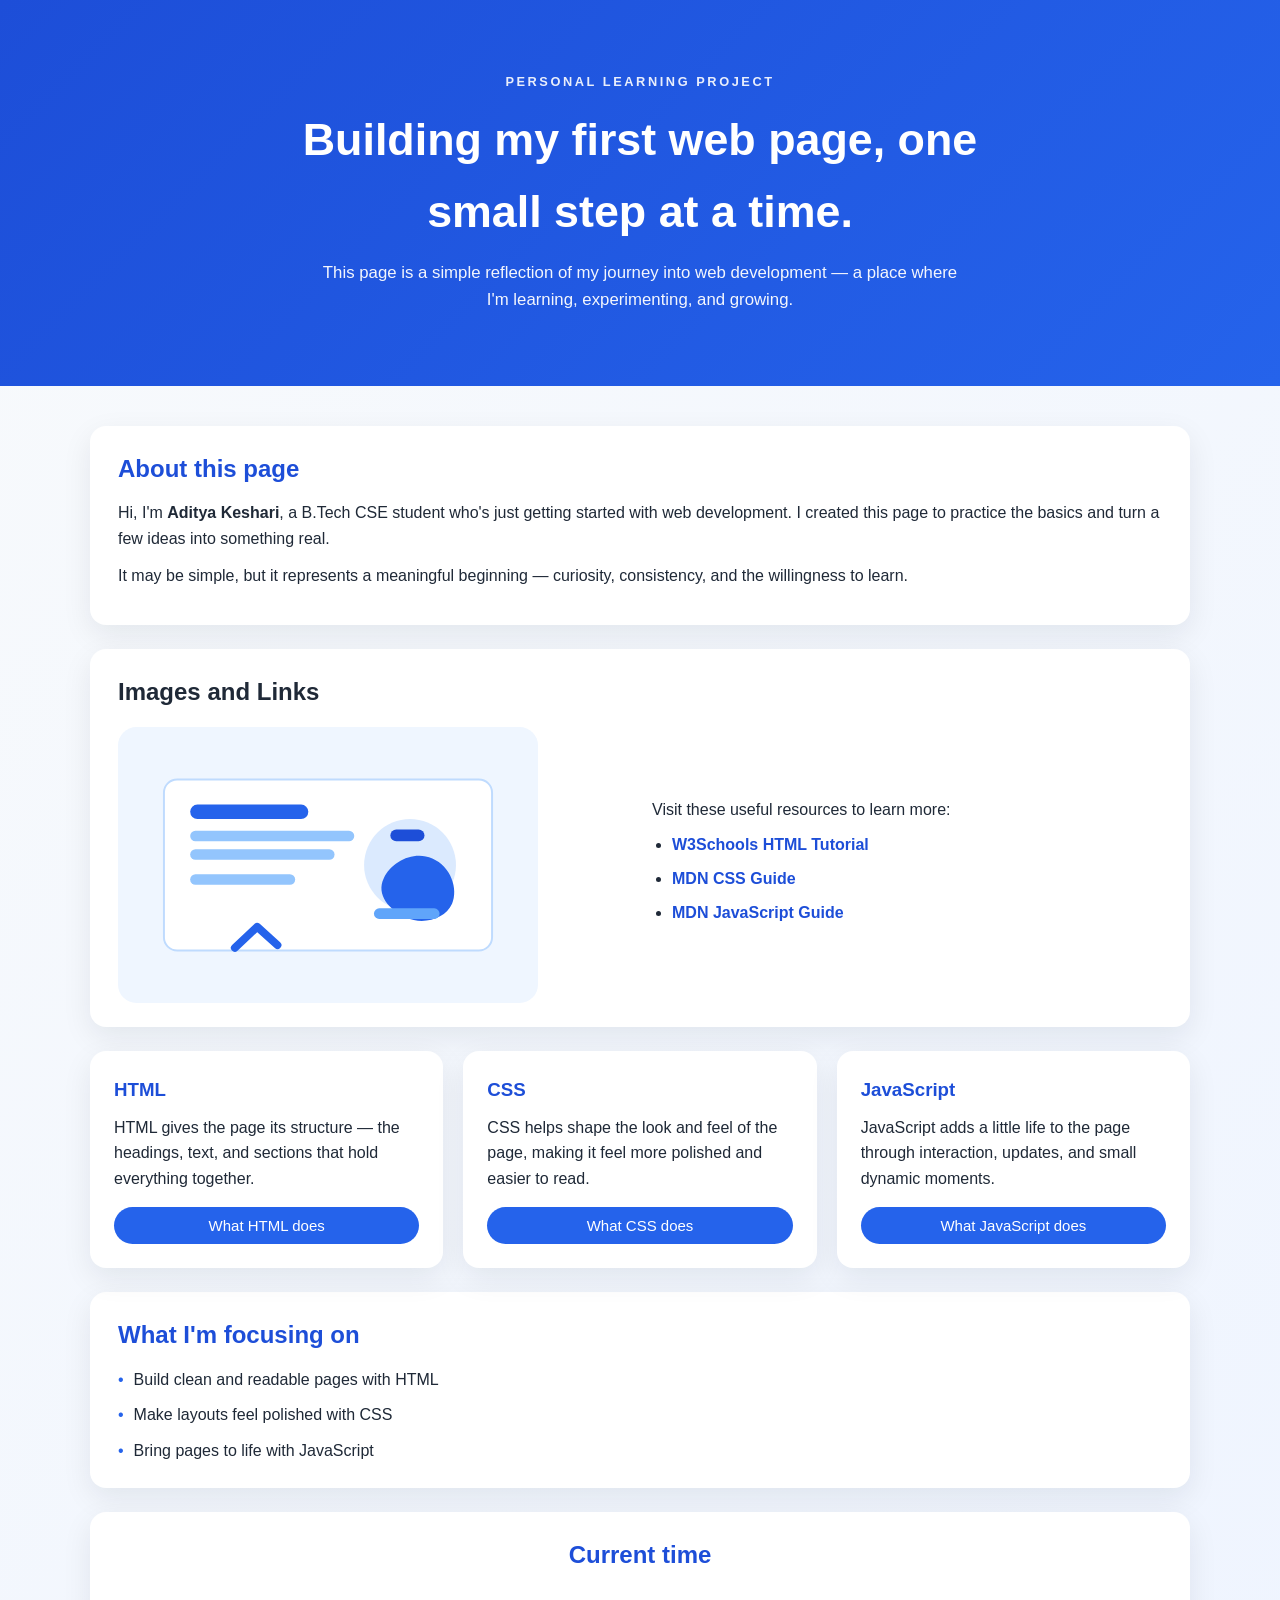
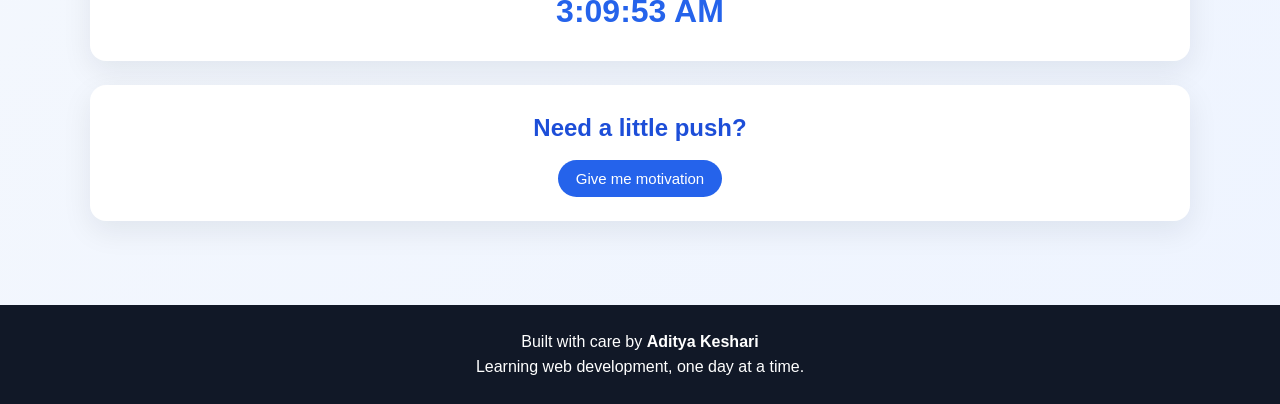
<file: Task 1/index.html>
<!doctype html>
<html lang="en">
  <head>
    <meta charset="UTF-8" />
    <meta name="viewport" content="width=device-width, initial-scale=1.0" />
    <meta
      name="description"
      content="A clean personal web page built while learning HTML, CSS, and JavaScript."
    />
    <title>Aditya | Learning Web Development</title>
    <link rel="stylesheet" href="style.css" />
  </head>

  <body>
    <header class="hero">
      <div class="hero-content">
        <p class="eyebrow">Personal learning project</p>
        <h1>Building my first web page, one small step at a time.</h1>
        <p class="hero-text">
          This page is a simple reflection of my journey into web development — a
          place where I'm learning, experimenting, and growing.
        </p>
      </div>
    </header>

    <main>
      <section class="about">
        <h2>About this page</h2>
        <p>
          Hi, I'm <strong>Aditya Keshari</strong>, a B.Tech CSE student who's
          just getting started with web development. I created this page to
          practice the basics and turn a few ideas into something real.
        </p>
        <p>
          It may be simple, but it represents a meaningful beginning — curiosity,
          consistency, and the willingness to learn.
        </p>
      </section>

      <section class="image-links">
        <h2>Images and Links</h2>
        <div class="image-links-grid">
          <div>
            <img src="assets/learning.svg" alt="Illustration of learning web development" />
          </div>
          <div>
            <p>Visit these useful resources to learn more:</p>
            <ul>
              <li><a href="https://www.w3schools.com/html/" target="_blank" rel="noopener noreferrer">W3Schools HTML Tutorial</a></li>
              <li><a href="https://developer.mozilla.org/en-US/docs/Web/CSS" target="_blank" rel="noopener noreferrer">MDN CSS Guide</a></li>
              <li><a href="https://developer.mozilla.org/en-US/docs/Web/JavaScript" target="_blank" rel="noopener noreferrer">MDN JavaScript Guide</a></li>
            </ul>
          </div>
        </div>
      </section>

      <section class="cards">
        <article class="card">
          <h3>HTML</h3>
          <p>
            HTML gives the page its structure — the headings, text, and sections
            that hold everything together.
          </p>
          <button onclick="learnHTML()">What HTML does</button>
        </article>

        <article class="card">
          <h3>CSS</h3>
          <p>
            CSS helps shape the look and feel of the page, making it feel more
            polished and easier to read.
          </p>
          <button onclick="learnCSS()">What CSS does</button>
        </article>

        <article class="card">
          <h3>JavaScript</h3>
          <p>
            JavaScript adds a little life to the page through interaction,
            updates, and small dynamic moments.
          </p>
          <button onclick="learnJS()">What JavaScript does</button>
        </article>
      </section>

      <section class="goals">
        <h2>What I'm focusing on</h2>
        <ul>
          <li>Build clean and readable pages with HTML</li>
          <li>Make layouts feel polished with CSS</li>
          <li>Bring pages to life with JavaScript</li>
        </ul>
      </section>

      <section class="clock-section">
        <h2>Current time</h2>
        <p id="clock" aria-live="polite"></p>
      </section>

      <section class="motivation">
        <h2>Need a little push?</h2>
        <button onclick="showMessage()">Give me motivation</button>
      </section>
    </main>

    <footer>
      <p>
        Built with care by <strong>Aditya Keshari</strong><br />
        Learning web development, one day at a time.
      </p>
    </footer>

    <script src="script.js"></script>
  </body>
</html>
</file>
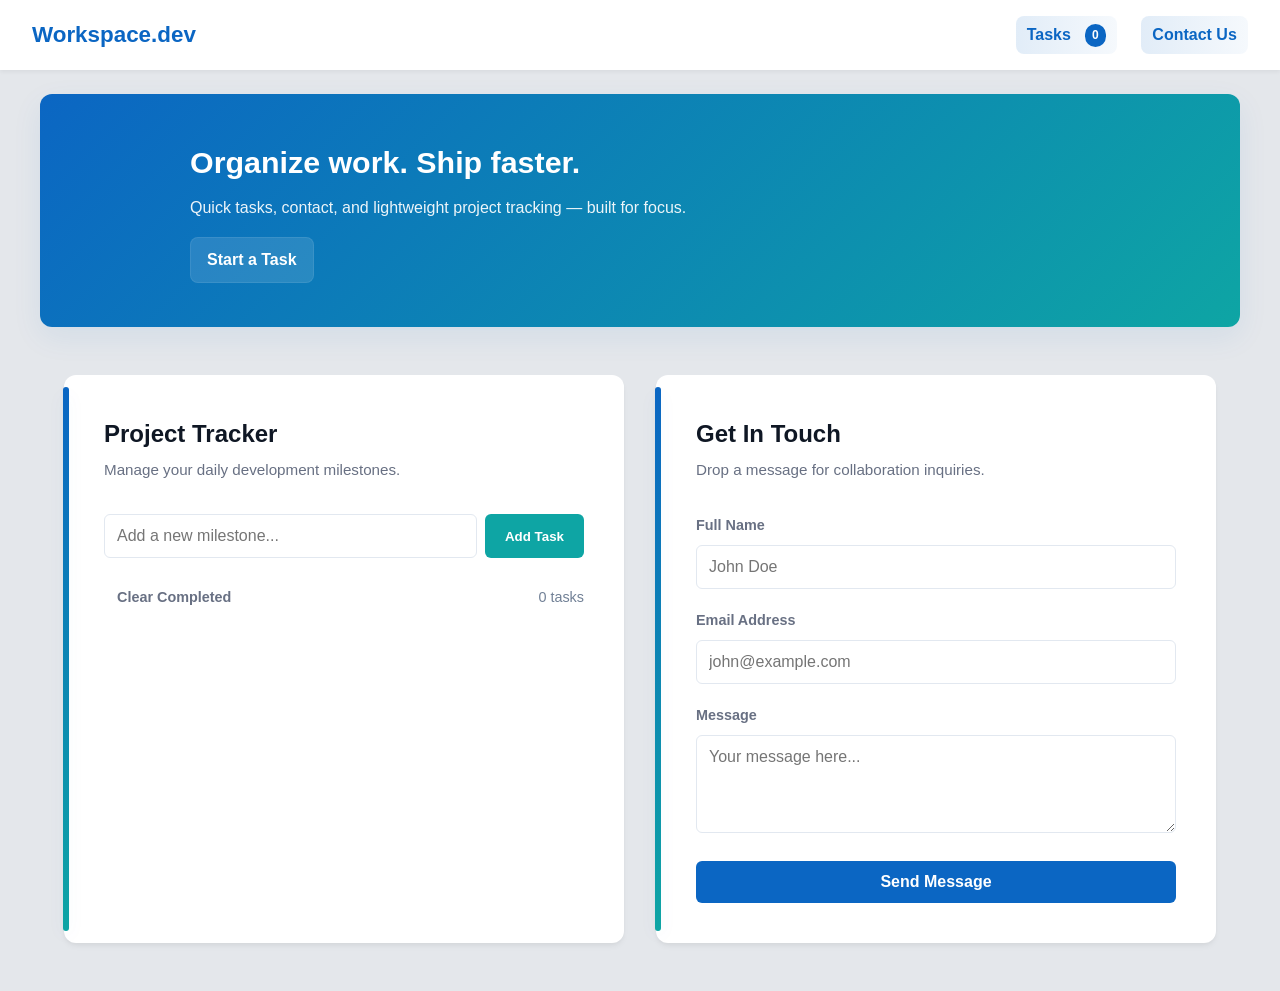
<file: Task-2/index.html>
<!DOCTYPE html>
<html lang="en">
<head>
    <meta charset="UTF-8">
    <meta name="viewport" content="width=device-width, initial-scale=1.0">
    <title>Dashboard | Workspace</title>
    <link rel="stylesheet" href="style.css">
</head>
<body>

    <!-- Flexbox Navigation -->
    <nav class="navbar">
        <div class="logo">Workspace.dev</div>
        <button class="nav-toggle" aria-label="Toggle navigation">☰</button>
        <ul class="nav-links">
            <li><a class="nav-link" href="#todo-section">Tasks <span id="nav-todo-count" class="nav-badge">0</span></a></li>
            <li><a class="nav-link" href="#contact-section">Contact Us</a></li>
        </ul>
    </nav>

    <!-- Hero Banner -->
    <section class="hero">
        <div class="hero-inner">
            <h1>Organize work. Ship faster.</h1>
            <p class="hero-sub">Quick tasks, contact, and lightweight project tracking — built for focus.</p>
            <a class="cta-btn" href="#todo-section">Start a Task</a>
        </div>
    </section>

    <!-- CSS Grid Content Layout -->
    <main class="dashboard-grid">
        
        <!-- Task 4: Dynamic To-Do List Section -->
        <section id="todo-section" class="card todo-card">
            <h2>Project Tracker</h2>
            <p class="subtitle">Manage your daily development milestones.</p>
            
            <div class="todo-input-group">
                <input type="text" id="todo-input" placeholder="Add a new milestone...">
                <button id="add-todo-btn">Add Task</button>
            </div>
            <div class="todo-actions">
                <button id="clear-completed" class="muted">Clear Completed</button>
                <div id="todo-count" class="muted">0 tasks</div>
            </div>

            <ul id="todo-list">
                <!-- Dynamically populated via JS -->
            </ul>
        </section>

        <!-- Task 1: Contact Form Section -->
        <section id="contact-section" class="card contact-card">
            <h2>Get In Touch</h2>
            <p class="subtitle">Drop a message for collaboration inquiries.</p>
            
            <form id="contact-form" novalidate>
                <div class="form-group">
                    <label for="name">Full Name</label>
                    <input type="text" id="name" placeholder="John Doe" required aria-required="true">
                    <span class="error-msg" id="name-error">Name is required.</span>
                </div>

                <div class="form-group">
                    <label for="email">Email Address</label>
                    <input type="email" id="email" placeholder="john@example.com" required aria-required="true">
                    <span class="error-msg" id="email-error">Please enter a valid email address.</span>
                </div>

                <div class="form-group">
                    <label for="message">Message</label>
                    <textarea id="message" rows="4" placeholder="Your message here..."></textarea>
                </div>

                <button type="submit" class="submit-btn">Send Message</button>
                <div id="form-success" class="success-msg" role="status" aria-live="polite"> </div>
            </form>
        </section>

    </main>

    <div id="toast" class="toast" aria-live="polite"></div>
    <script src="script.js"></script>
</body>
</html>
</file>
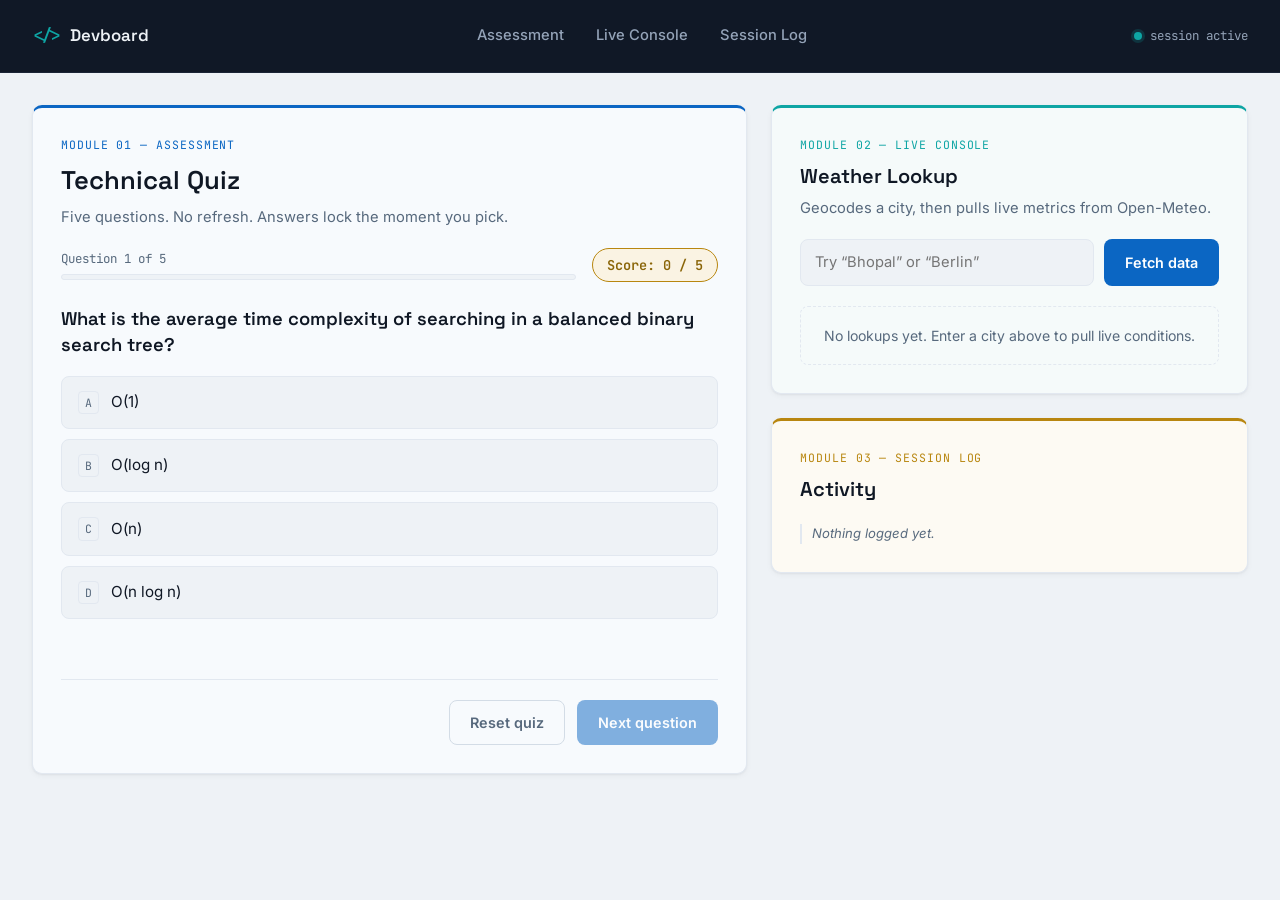
<file: Task-3/index.html>
<!doctype html>
<html lang="en">
  <head>
    <meta charset="UTF-8" />
    <meta name="viewport" content="width=device-width, initial-scale=1.0" />
    <title>Devboard — Assessment & Console</title>
    <link rel="preconnect" href="https://fonts.googleapis.com" />
    <link rel="preconnect" href="https://fonts.gstatic.com" crossorigin />
    <link
      href="https://fonts.googleapis.com/css2?family=Space+Grotesk:wght@500;600;700&family=Inter:wght@400;500;600&family=JetBrains+Mono:wght@400;500;600&display=swap"
      rel="stylesheet"
    />
    <link rel="stylesheet" href="style.css" />
  </head>
  <body>
    <header class="topbar">
      <div class="topbar__brand">
        <span class="topbar__mark" aria-hidden="true">&lt;/&gt;</span>
        <span class="topbar__name">Devboard</span>
      </div>
      <nav class="topbar__nav" aria-label="Primary">
        <a href="#assessment" class="topbar__link">Assessment</a>
        <a href="#console" class="topbar__link">Live Console</a>
        <a href="#log" class="topbar__link">Session Log</a>
      </nav>
      <div class="topbar__status" role="status">
        <span class="status-dot" aria-hidden="true"></span>
        <span class="mono">session active</span>
      </div>
    </header>

    <main class="dashboard-grid">
      <!-- MODULE 01 — TECHNICAL ASSESSMENT -->
      <section
        class="panel quiz-panel"
        id="assessment"
        aria-labelledby="quiz-heading"
      >
        <div class="panel__header">
          <p class="eyebrow mono">module 01 — assessment</p>
          <h1 id="quiz-heading">Technical Quiz</h1>
          <p class="panel__sub">
            Five questions. No refresh. Answers lock the moment you pick.
          </p>
        </div>

        <div class="quiz-meta">
          <div class="quiz-meta__progress">
            <span class="mono" id="quiz-progress-label">Question 1 of 5</span>
            <div
              class="progress-track"
              role="progressbar"
              aria-label="Quiz completion progress"
              aria-valuemin="0"
              aria-valuemax="5"
              aria-valuenow="0"
              id="progress-bar"
            >
              <div class="progress-fill" id="progress-fill"></div>
            </div>
          </div>
          <div class="quiz-meta__score mono" id="quiz-score">Score: 0 / 5</div>
        </div>

        <div class="quiz-body" id="quiz-body" role="region" aria-live="polite">
          <h2 class="quiz-question" id="quiz-question"></h2>
          <ul class="quiz-options" id="quiz-options" role="list"></ul>
          <p class="quiz-feedback" id="quiz-feedback" aria-live="assertive"></p>
        </div>

        <div class="quiz-actions">
          <button type="button" class="btn btn--ghost" id="reset-quiz">
            Reset quiz
          </button>
          <button
            type="button"
            class="btn btn--primary"
            id="next-question"
            disabled
          >
            Next question
          </button>
        </div>
      </section>

      <!-- SIDE COLUMN -->
      <aside class="side-col">
        <!-- MODULE 02 — LIVE WEATHER CONSOLE -->
        <section
          class="panel console-panel"
          id="console"
          aria-labelledby="console-heading"
        >
          <div class="panel__header">
            <p class="eyebrow mono">module 02 — live console</p>
            <h2 id="console-heading">Weather Lookup</h2>
            <p class="panel__sub">
              Geocodes a city, then pulls live metrics from Open-Meteo.
            </p>
          </div>

          <form class="console-form" id="weather-form">
            <label for="city-input" class="sr-only">City name</label>
            <input
              type="text"
              id="city-input"
              name="city"
              class="console-input"
              placeholder="Try “Bhopal” or “Berlin”"
              autocomplete="off"
              required
            />
            <button type="submit" class="btn btn--primary" id="weather-submit">
              <span id="weather-submit-label">Fetch data</span>
            </button>
          </form>

          <div
            class="console-output"
            id="console-output"
            role="region"
            aria-live="polite"
          >
            <p class="console-placeholder" id="console-placeholder">
              No lookups yet. Enter a city above to pull live conditions.
            </p>
          </div>
        </section>

        <!-- SESSION LOG -->
        <section class="panel log-panel" id="log" aria-labelledby="log-heading">
          <div class="panel__header">
            <p class="eyebrow mono">module 03 — session log</p>
            <h2 id="log-heading">Activity</h2>
          </div>
          <ul class="log-list" id="log-list" aria-live="polite">
            <li class="log-empty" id="log-empty">Nothing logged yet.</li>
          </ul>
        </section>
      </aside>
    </main>

    <!-- TOAST WRAPPER -->
    <div
      class="toast-wrapper"
      id="toast-wrapper"
      role="status"
      aria-live="polite"
    ></div>

    <script src="script.js"></script>
  </body>
</html>
</file>
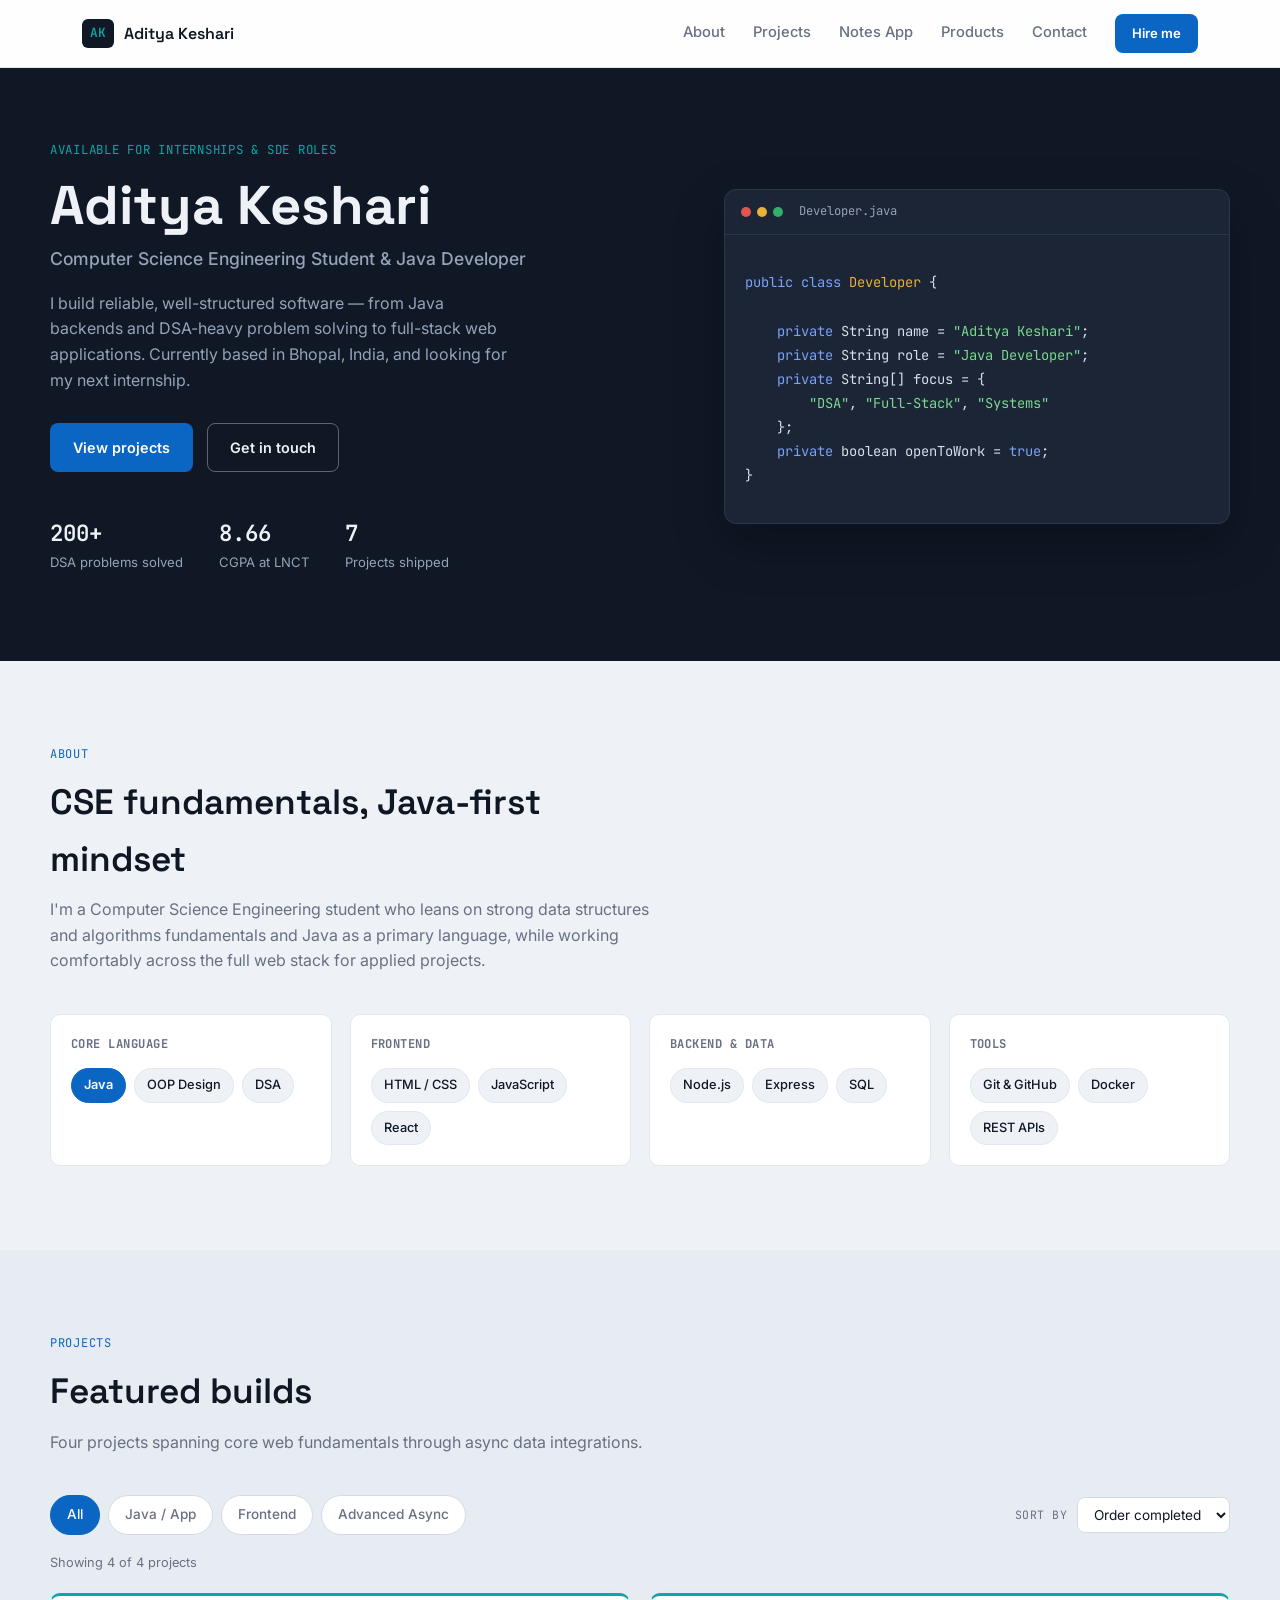
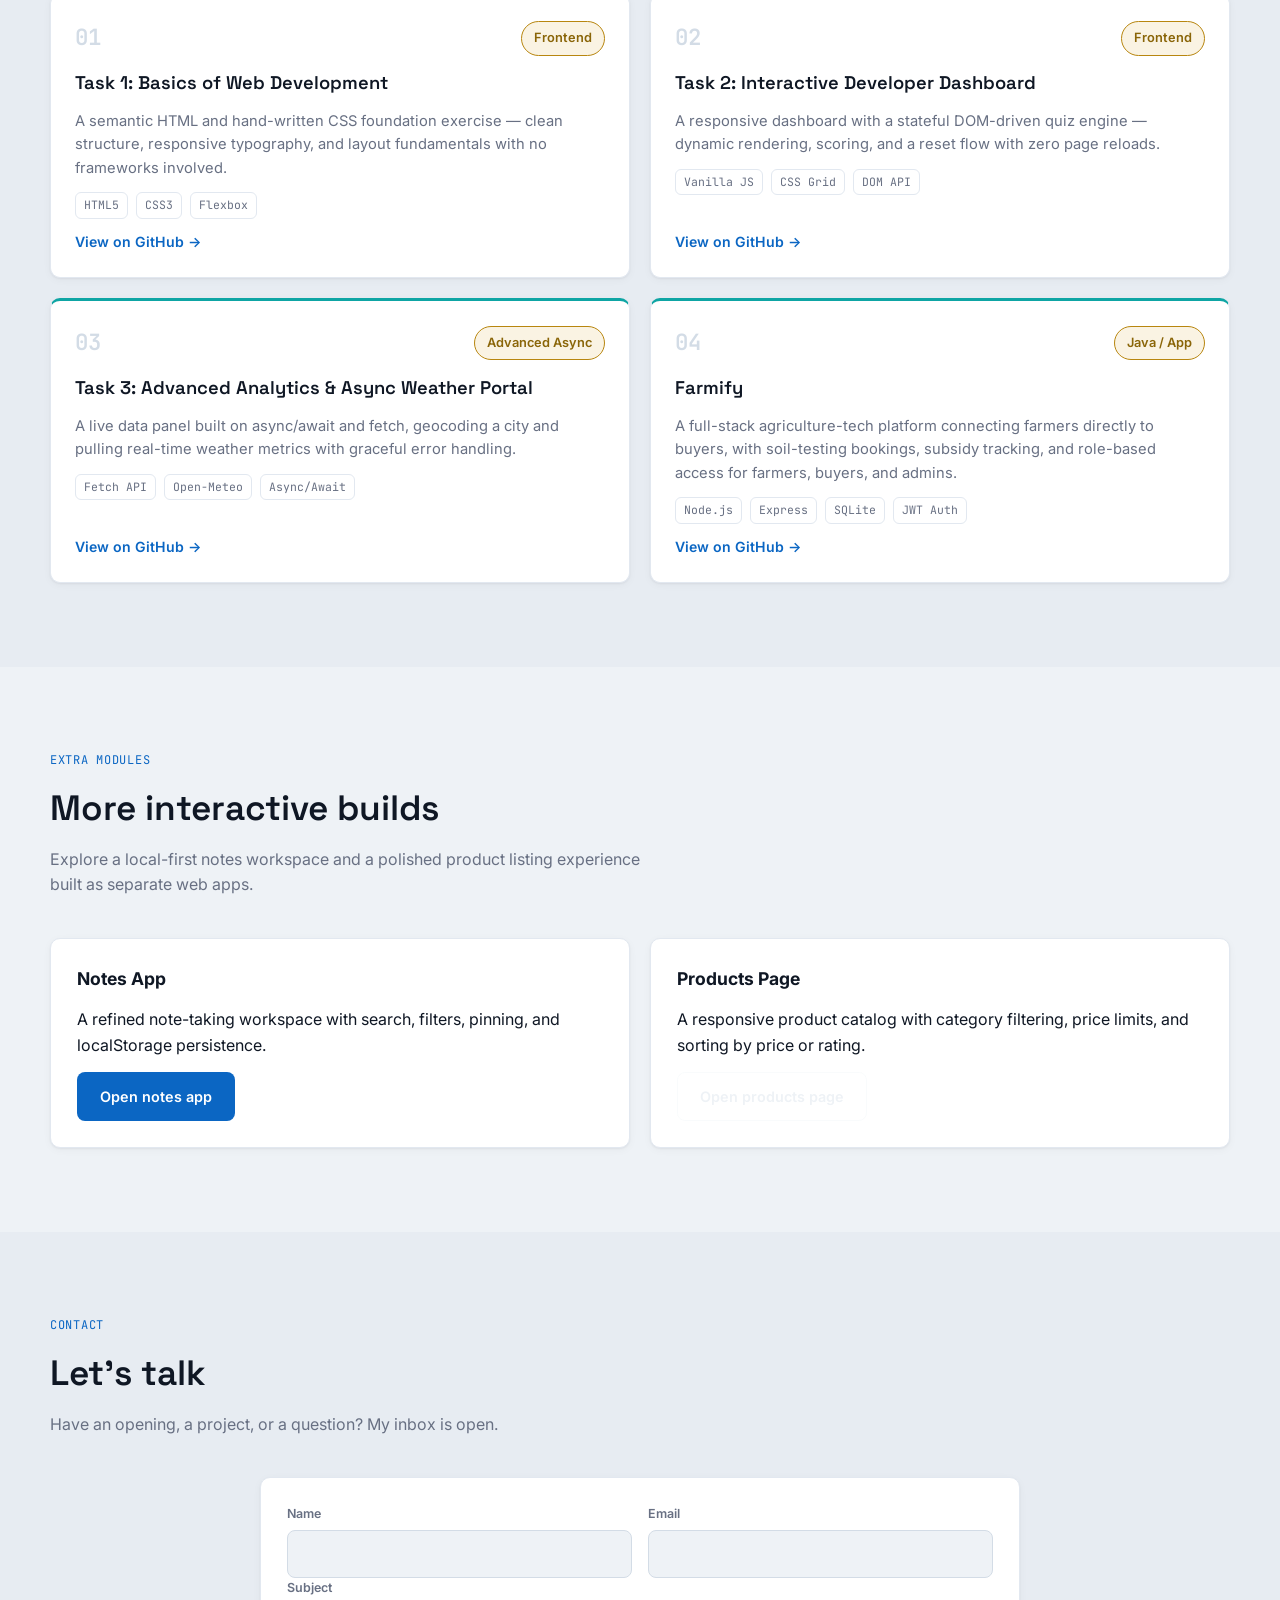
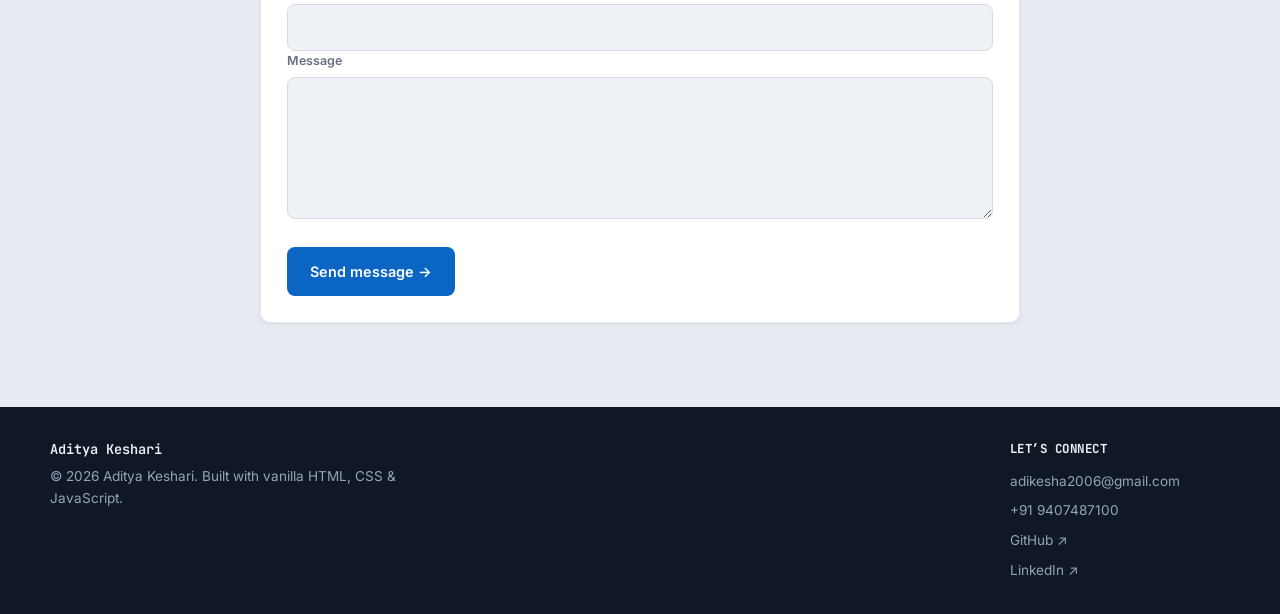
<file: Task-4/index.html>
<!doctype html>
<html lang="en">
  <head>
    <meta charset="UTF-8" />
    <meta name="viewport" content="width=device-width, initial-scale=1.0" />
    <title>Aditya Keshari — CSE Student & Java Developer</title>
    <meta
      name="description"
      content="Portfolio of Aditya Keshari — Computer Science Engineering student and Java developer. Projects, dev notebook, and contact."
    />
    <link rel="preconnect" href="https://fonts.googleapis.com" />
    <link rel="preconnect" href="https://fonts.gstatic.com" crossorigin />
    <link
      href="https://fonts.googleapis.com/css2?family=Space+Grotesk:wght@500;600;700&family=Inter:wght@400;500;600&family=JetBrains+Mono:wght@400;500;600&display=swap"
      rel="stylesheet"
    />
    <link rel="stylesheet" href="style.css" />
  </head>
  <body>
    <a class="skip-link" href="#main">Skip to content</a>

    <!-- ============ NAV ============ -->
    <header class="nav" id="top">
      <div class="nav__inner">
        <a href="#top" class="nav__brand">
          <span class="nav__mark mono">AK</span>
          <span class="nav__name">Aditya Keshari</span>
        </a>

        <button
          type="button"
          class="nav__toggle"
          id="nav-toggle"
          aria-expanded="false"
          aria-controls="nav-links"
        >
          <span></span><span></span><span></span>
          <span class="sr-only">Toggle navigation</span>
        </button>

        <nav class="nav__links" id="nav-links" aria-label="Primary">
          <a href="#about">About</a>
          <a href="#projects">Projects</a>
          <a href="notes.html">Notes App</a>
          <a href="products.html">Products</a>
          <a href="#contact">Contact</a>
          <a href="#contact" class="btn btn--primary btn--sm">Hire me</a>
        </nav>
      </div>
    </header>

    <main id="main">
      <!-- ============ HERO ============ -->
      <section class="hero">
        <div class="hero__inner">
          <div class="hero__copy">
            <p class="hero__eyebrow mono">
              available for internships &amp; SDE roles
            </p>
            <h1 class="hero__title">Aditya Keshari</h1>
            <p class="hero__role">
              Computer Science Engineering Student &amp; Java Developer
            </p>
            <p class="hero__desc">
              I build reliable, well-structured software — from Java backends
              and DSA-heavy problem solving to full-stack web applications.
              Currently based in Bhopal, India, and looking for my next
              internship.
            </p>
            <div class="hero__actions">
              <a href="#projects" class="btn btn--primary">View projects</a>
              <a href="#contact" class="btn btn--outline">Get in touch</a>
            </div>
            <dl class="hero__stats">
              <div>
                <dt class="mono">200+</dt>
                <dd>DSA problems solved</dd>
              </div>
              <div>
                <dt class="mono">8.66</dt>
                <dd>CGPA at LNCT</dd>
              </div>
              <div>
                <dt class="mono">7</dt>
                <dd>Projects shipped</dd>
              </div>
            </dl>
          </div>

          <div class="hero__visual" aria-hidden="true">
            <div class="code-window">
              <div class="code-window__bar">
                <span></span><span></span><span></span>
                <span class="code-window__title mono">Developer.java</span>
              </div>
              <pre
                class="code-window__body mono"
              ><span class="tok-kw">public class</span> <span class="tok-class">Developer</span> {

    <span class="tok-kw">private</span> String name = <span class="tok-str">"Aditya Keshari"</span>;
    <span class="tok-kw">private</span> String role = <span class="tok-str">"Java Developer"</span>;
    <span class="tok-kw">private</span> String[] focus = {
        <span class="tok-str">"DSA"</span>, <span class="tok-str">"Full-Stack"</span>, <span class="tok-str">"Systems"</span>
    };
    <span class="tok-kw">private</span> boolean openToWork = <span class="tok-kw">true</span>;
}</pre>
            </div>
          </div>
        </div>
      </section>

      <!-- ============ ABOUT ============ -->
      <section class="section" id="about">
        <div class="section__inner about">
          <div class="section__head">
            <p class="eyebrow mono">about</p>
            <h2>CSE fundamentals, Java-first mindset</h2>
            <p class="section__sub">
              I'm a Computer Science Engineering student who leans on strong
              data structures and algorithms fundamentals and Java as a primary
              language, while working comfortably across the full web stack for
              applied projects.
            </p>
          </div>

          <div class="about__grid">
            <div class="about__card">
              <h3 class="mono">Core language</h3>
              <ul class="chip-list">
                <li class="chip chip--strong">Java</li>
                <li class="chip">OOP Design</li>
                <li class="chip">DSA</li>
              </ul>
            </div>
            <div class="about__card">
              <h3 class="mono">Frontend</h3>
              <ul class="chip-list">
                <li class="chip">HTML / CSS</li>
                <li class="chip">JavaScript</li>
                <li class="chip">React</li>
              </ul>
            </div>
            <div class="about__card">
              <h3 class="mono">Backend &amp; data</h3>
              <ul class="chip-list">
                <li class="chip">Node.js</li>
                <li class="chip">Express</li>
                <li class="chip">SQL</li>
              </ul>
            </div>
            <div class="about__card">
              <h3 class="mono">Tools</h3>
              <ul class="chip-list">
                <li class="chip">Git &amp; GitHub</li>
                <li class="chip">Docker</li>
                <li class="chip">REST APIs</li>
              </ul>
            </div>
          </div>
        </div>
      </section>

      <!-- ============ PROJECTS ============ -->
      <section class="section section--muted" id="projects">
        <div class="section__inner">
          <div class="section__head">
            <p class="eyebrow mono">projects</p>
            <h2>Featured builds</h2>
            <p class="section__sub">
              Four projects spanning core web fundamentals through async data
              integrations.
            </p>
          </div>

          <div class="catalog-controls">
            <div
              class="filter-group"
              role="group"
              aria-label="Filter projects by category"
            >
              <button
                type="button"
                class="filter-btn is-active"
                data-filter="all"
              >
                All
              </button>
              <button type="button" class="filter-btn" data-filter="java-app">
                Java / App
              </button>
              <button type="button" class="filter-btn" data-filter="frontend">
                Frontend
              </button>
              <button
                type="button"
                class="filter-btn"
                data-filter="advanced-async"
              >
                Advanced Async
              </button>
            </div>

            <div class="sort-group">
              <label for="sort-select" class="mono">Sort by</label>
              <select id="sort-select" class="sort-select">
                <option value="completion">Order completed</option>
                <option value="alphabetical">Alphabetical</option>
              </select>
            </div>
          </div>

          <p
            class="catalog-status"
            id="catalog-status"
            role="status"
            aria-live="polite"
          >
            Showing 4 of 4 projects
          </p>

          <div class="project-grid" id="project-grid">
            <article
              class="project-card"
              data-title="Farmify"
              data-order="4"
              data-tags="java-app"
            >
              <div class="project-card__top">
                <span class="project-card__index mono">04</span>
                <span class="chip chip--tag">Java / App</span>
              </div>
              <h3>Farmify</h3>
              <p>
                A full-stack agriculture-tech platform connecting farmers
                directly to buyers, with soil-testing bookings, subsidy
                tracking, and role-based access for farmers, buyers, and admins.
              </p>
              <ul class="stack-list mono">
                <li>Node.js</li>
                <li>Express</li>
                <li>SQLite</li>
                <li>JWT Auth</li>
              </ul>
              <a
                href="https://github.com/adikesha2006"
                class="project-card__link"
                >View on GitHub →</a
              >
            </article>

            <article
              class="project-card"
              data-title="Task 1: Basics of Web Development"
              data-order="1"
              data-tags="frontend"
            >
              <div class="project-card__top">
                <span class="project-card__index mono">01</span>
                <span class="chip chip--tag">Frontend</span>
              </div>
              <h3>Task 1: Basics of Web Development</h3>
              <p>
                A semantic HTML and hand-written CSS foundation exercise — clean
                structure, responsive typography, and layout fundamentals with
                no frameworks involved.
              </p>
              <ul class="stack-list mono">
                <li>HTML5</li>
                <li>CSS3</li>
                <li>Flexbox</li>
              </ul>
              <a
                href="https://github.com/adikesha2006"
                class="project-card__link"
                >View on GitHub →</a
              >
            </article>

            <article
              class="project-card"
              data-title="Task 2: Interactive Developer Dashboard"
              data-order="2"
              data-tags="frontend"
            >
              <div class="project-card__top">
                <span class="project-card__index mono">02</span>
                <span class="chip chip--tag">Frontend</span>
              </div>
              <h3>Task 2: Interactive Developer Dashboard</h3>
              <p>
                A responsive dashboard with a stateful DOM-driven quiz engine —
                dynamic rendering, scoring, and a reset flow with zero page
                reloads.
              </p>
              <ul class="stack-list mono">
                <li>Vanilla JS</li>
                <li>CSS Grid</li>
                <li>DOM API</li>
              </ul>
              <a
                href="https://github.com/adikesha2006"
                class="project-card__link"
                >View on GitHub →</a
              >
            </article>

            <article
              class="project-card"
              data-title="Task 3: Advanced Analytics & Async Weather Portal"
              data-order="3"
              data-tags="advanced-async"
            >
              <div class="project-card__top">
                <span class="project-card__index mono">03</span>
                <span class="chip chip--tag">Advanced Async</span>
              </div>
              <h3>Task 3: Advanced Analytics &amp; Async Weather Portal</h3>
              <p>
                A live data panel built on async/await and fetch, geocoding a
                city and pulling real-time weather metrics with graceful error
                handling.
              </p>
              <ul class="stack-list mono">
                <li>Fetch API</li>
                <li>Open-Meteo</li>
                <li>Async/Await</li>
              </ul>
              <a
                href="https://github.com/adikesha2006"
                class="project-card__link"
                >View on GitHub →</a
              >
            </article>
          </div>

          <p class="catalog-empty" id="catalog-empty" hidden>
            No projects match this filter yet.
          </p>
        </div>
      </section>

      <!-- ============ EXTRA MODULES ============ -->
      <section class="section" id="modules">
        <div class="section__inner">
          <div class="section__head">
            <p class="eyebrow mono">extra modules</p>
            <h2>More interactive builds</h2>
            <p class="section__sub">
              Explore a local-first notes workspace and a polished product listing
              experience built as separate web apps.
            </p>
          </div>

          <div class="module-grid">
            <article class="module-card panel">
              <h3>Notes App</h3>
              <p>
                A refined note-taking workspace with search, filters, pinning,
                and localStorage persistence.
              </p>
              <a href="notes.html" class="btn btn--primary">Open notes app</a>
            </article>

            <article class="module-card panel">
              <h3>Products Page</h3>
              <p>
                A responsive product catalog with category filtering, price
                limits, and sorting by price or rating.
              </p>
              <a href="products.html" class="btn btn--outline">Open products page</a>
            </article>
          </div>
        </div>
      </section>

      <!-- ============ CONTACT ============ -->
      <section class="section section--muted" id="contact">
        <div class="section__inner contact">
          <div class="section__head">
            <p class="eyebrow mono">contact</p>
            <h2>Let's talk</h2>
            <p class="section__sub">
              Have an opening, a project, or a question? My inbox is open.
            </p>
          </div>

          <div class="contact__grid">
            <form class="contact__form panel" id="contact-form">
              <div class="field-row">
                <div class="field-group">
                  <label for="contact-name" class="field-label">Name</label>
                  <input
                    type="text"
                    id="contact-name"
                    class="field-input"
                    required
                  />
                </div>
                <div class="field-group">
                  <label for="contact-email" class="field-label">Email</label>
                  <input
                    type="email"
                    id="contact-email"
                    class="field-input"
                    required
                  />
                </div>
              </div>
              <div class="field-group">
                <label for="contact-subject" class="field-label">Subject</label>
                <input
                  type="text"
                  id="contact-subject"
                  class="field-input"
                  required
                />
              </div>
              <div class="field-group">
                <label for="contact-message" class="field-label">Message</label>
                <textarea
                  id="contact-message"
                  class="field-input field-textarea"
                  rows="5"
                  required
                ></textarea>
              </div>
              <button type="submit" class="btn btn--primary">
                Send message →
              </button>
            </form>
          </div>
        </div>
      </section>
    </main>

    <footer class="footer">
      <div class="footer__inner">
        <div class="footer__brand">
          <p class="mono">Aditya Keshari</p>
          <p>
            &copy; 2026 Aditya Keshari. Built with vanilla HTML, CSS &amp;
            JavaScript.
          </p>
        </div>
        <div class="footer__contact" aria-label="Contact details">
          <h3 class="mono">Let’s connect</h3>
          <a href="mailto:adikesha2006@gmail.com">adikesha2006@gmail.com</a>
          <a href="tel:+919407487100">+91 9407487100</a>
          <a href="https://github.com/adikesha2006" target="_blank" rel="noopener">GitHub ↗</a>
          <a href="https://www.linkedin.com/in/aditya-keshari-ba451432a/" target="_blank" rel="noopener">LinkedIn ↗</a>
        </div>
      </div>
    </footer>

    <div
      class="toast-wrapper"
      id="toast-wrapper"
      role="status"
      aria-live="polite"
    ></div>

    <script src="script.js"></script>
  </body>
</html>
</file>
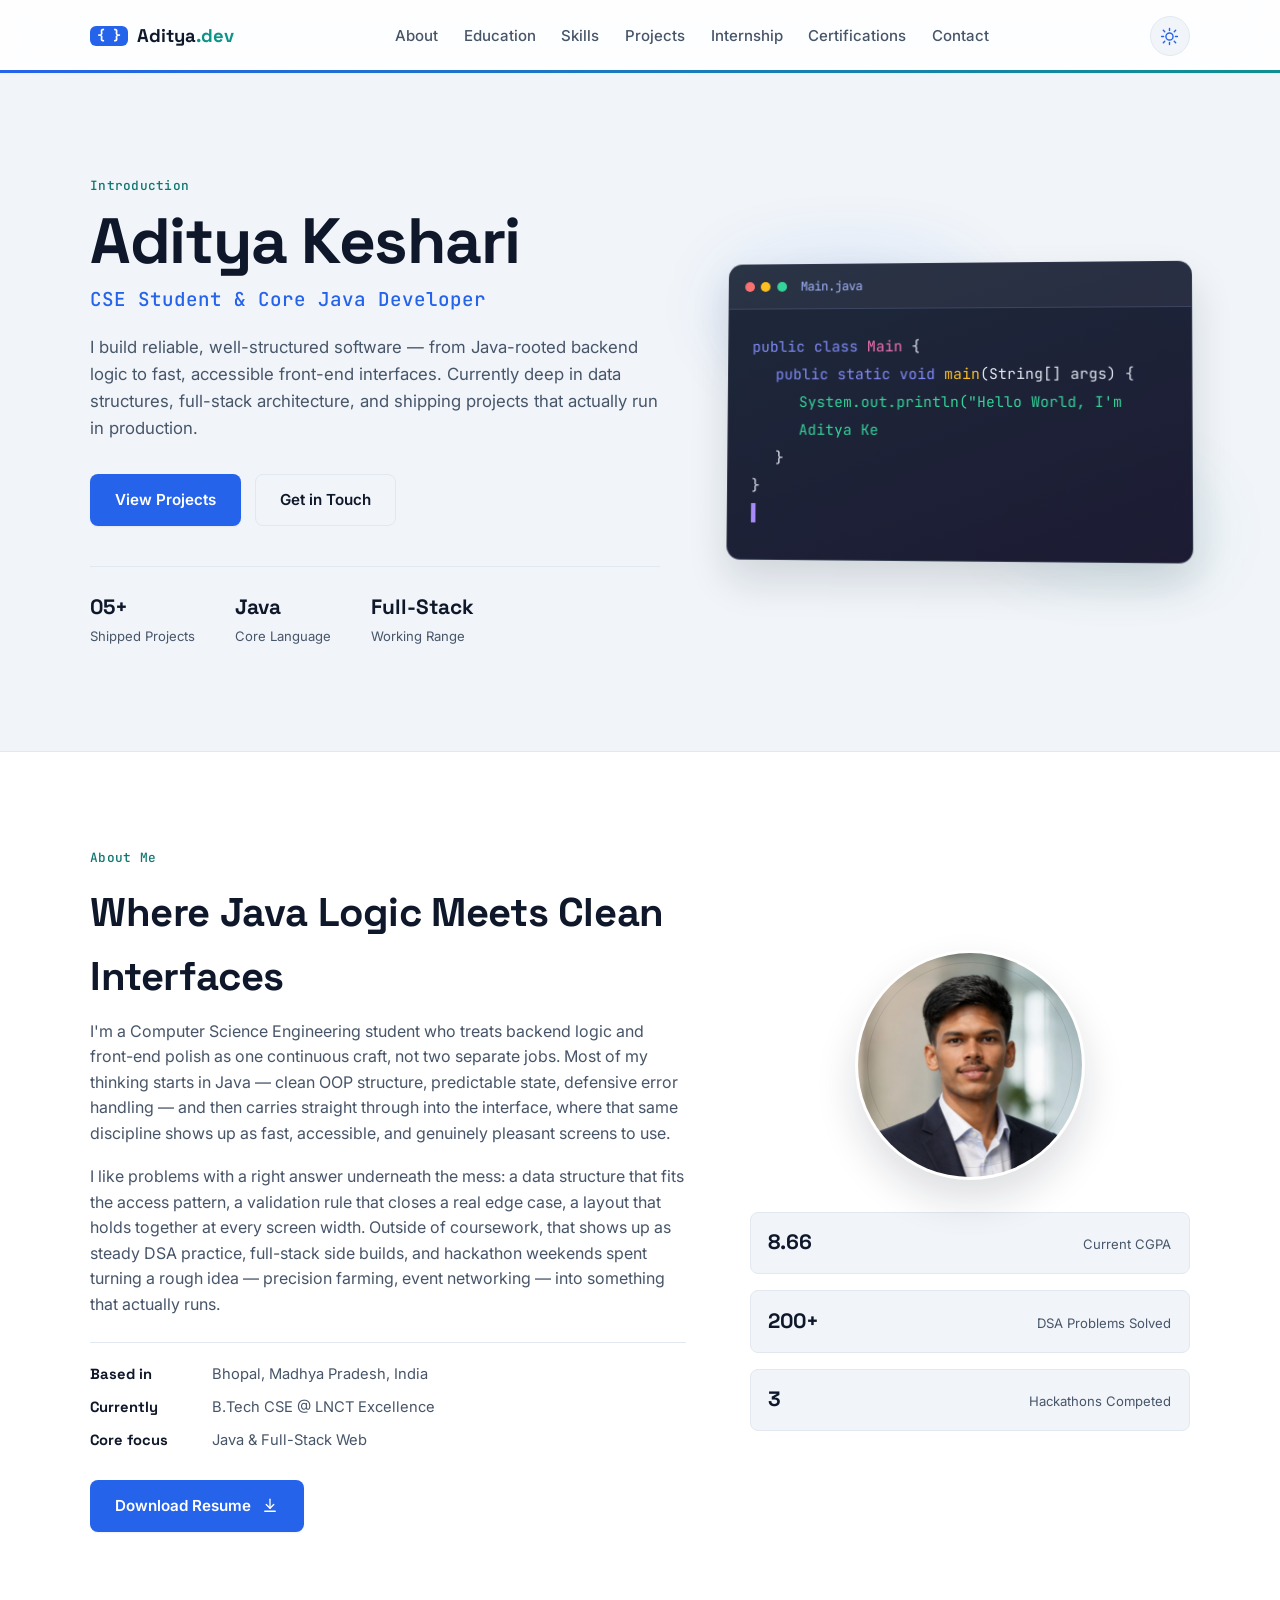
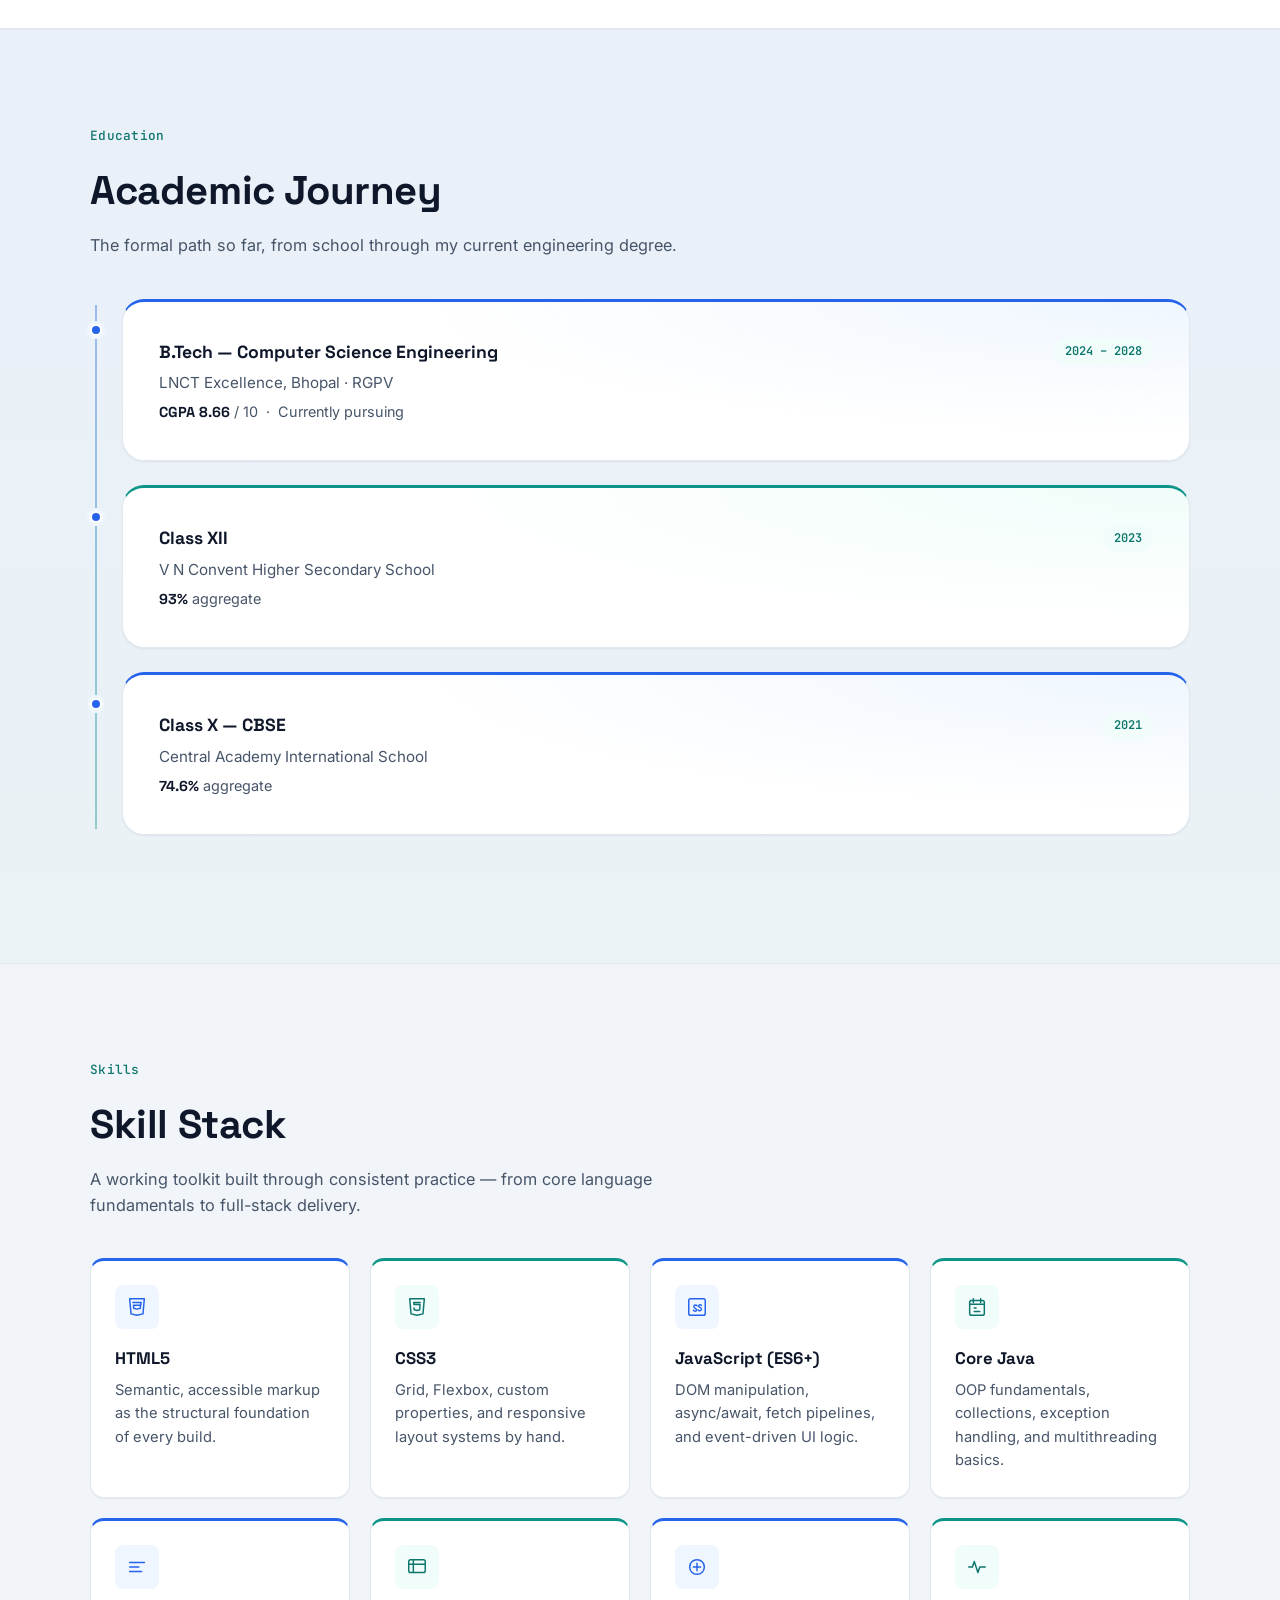
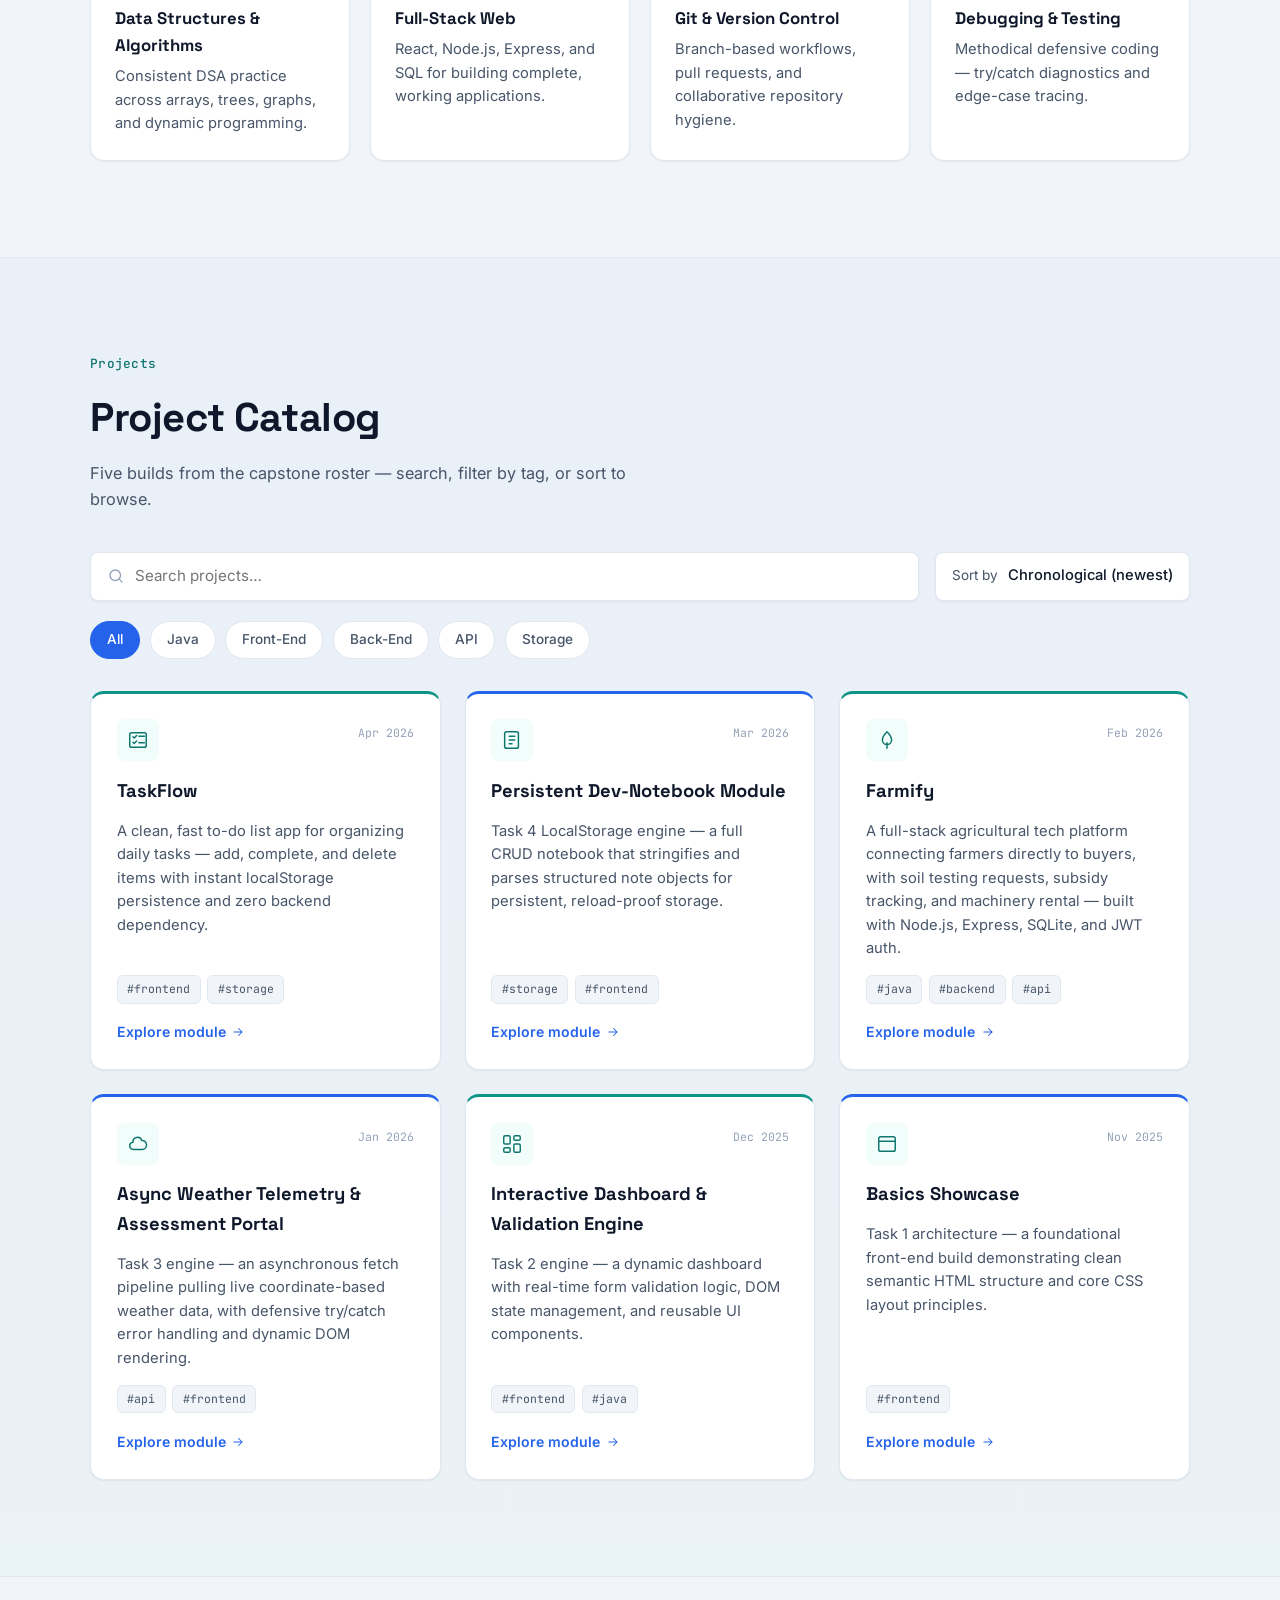
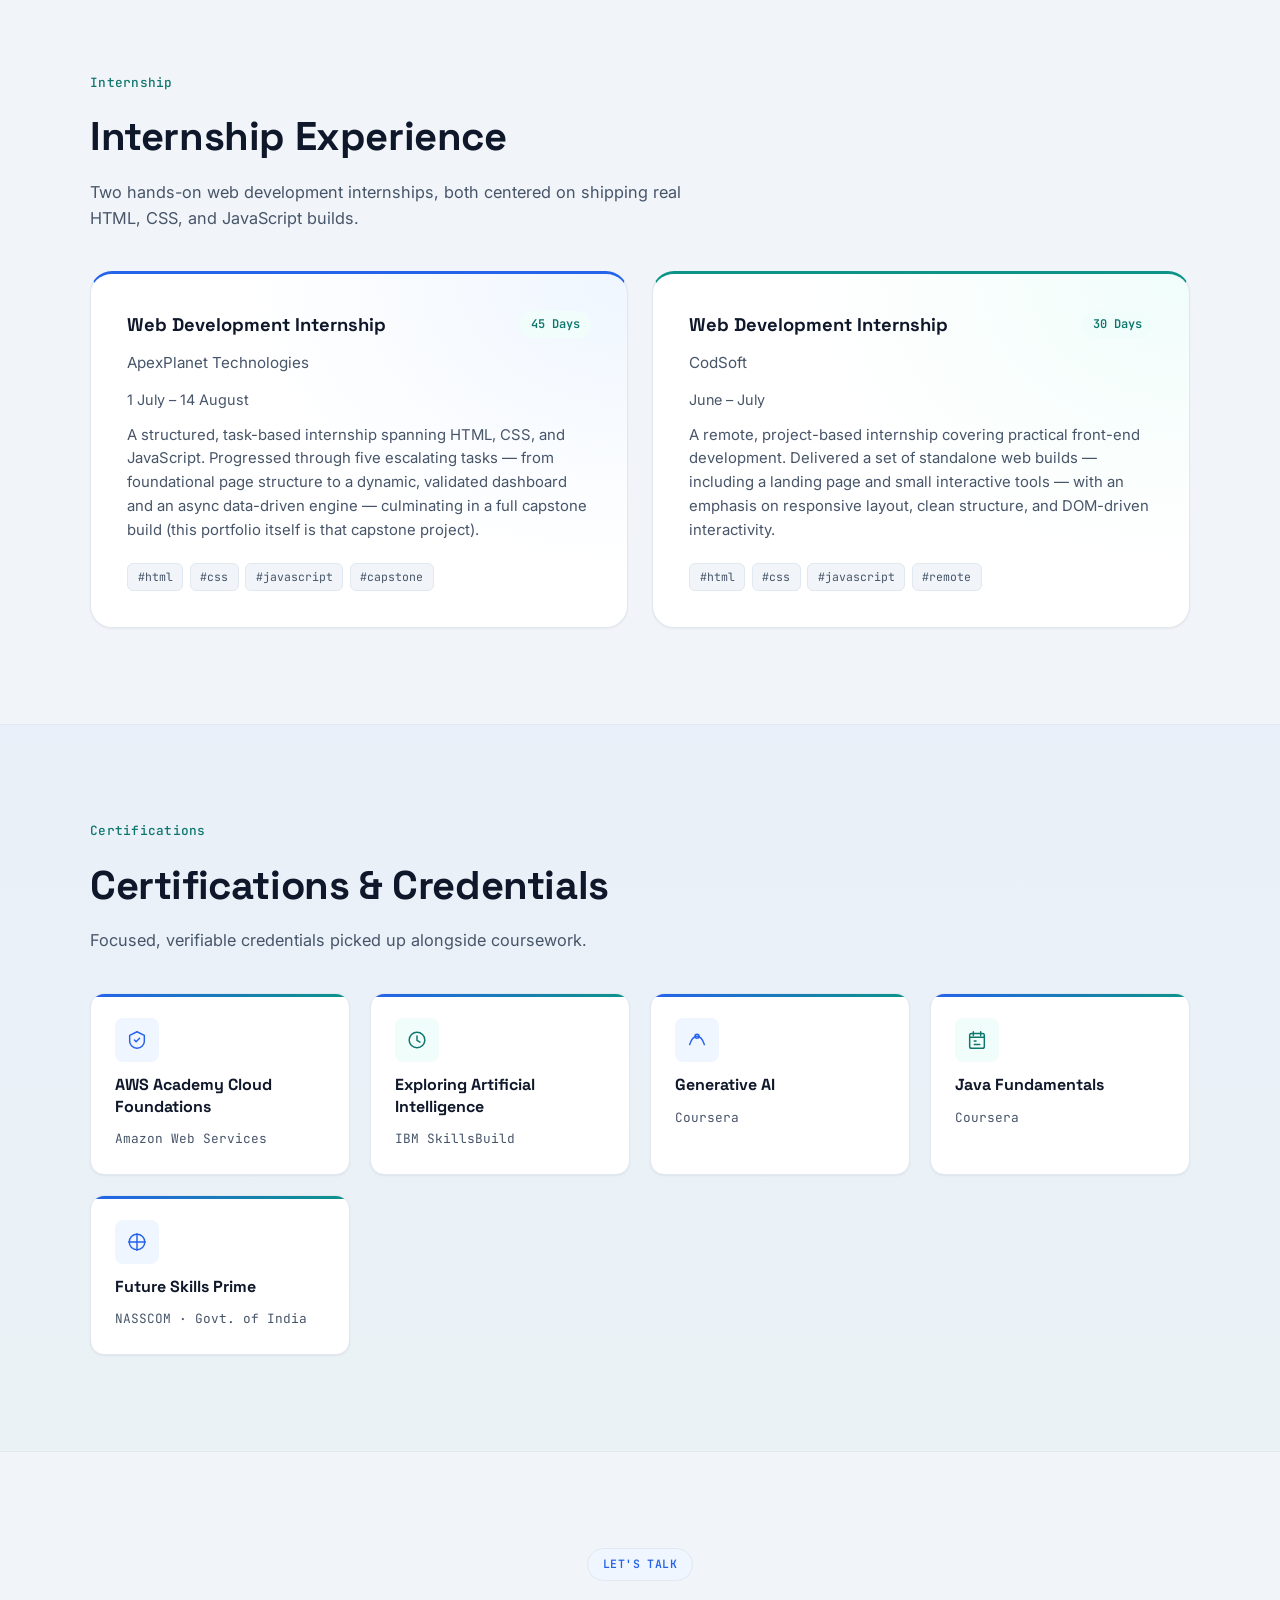
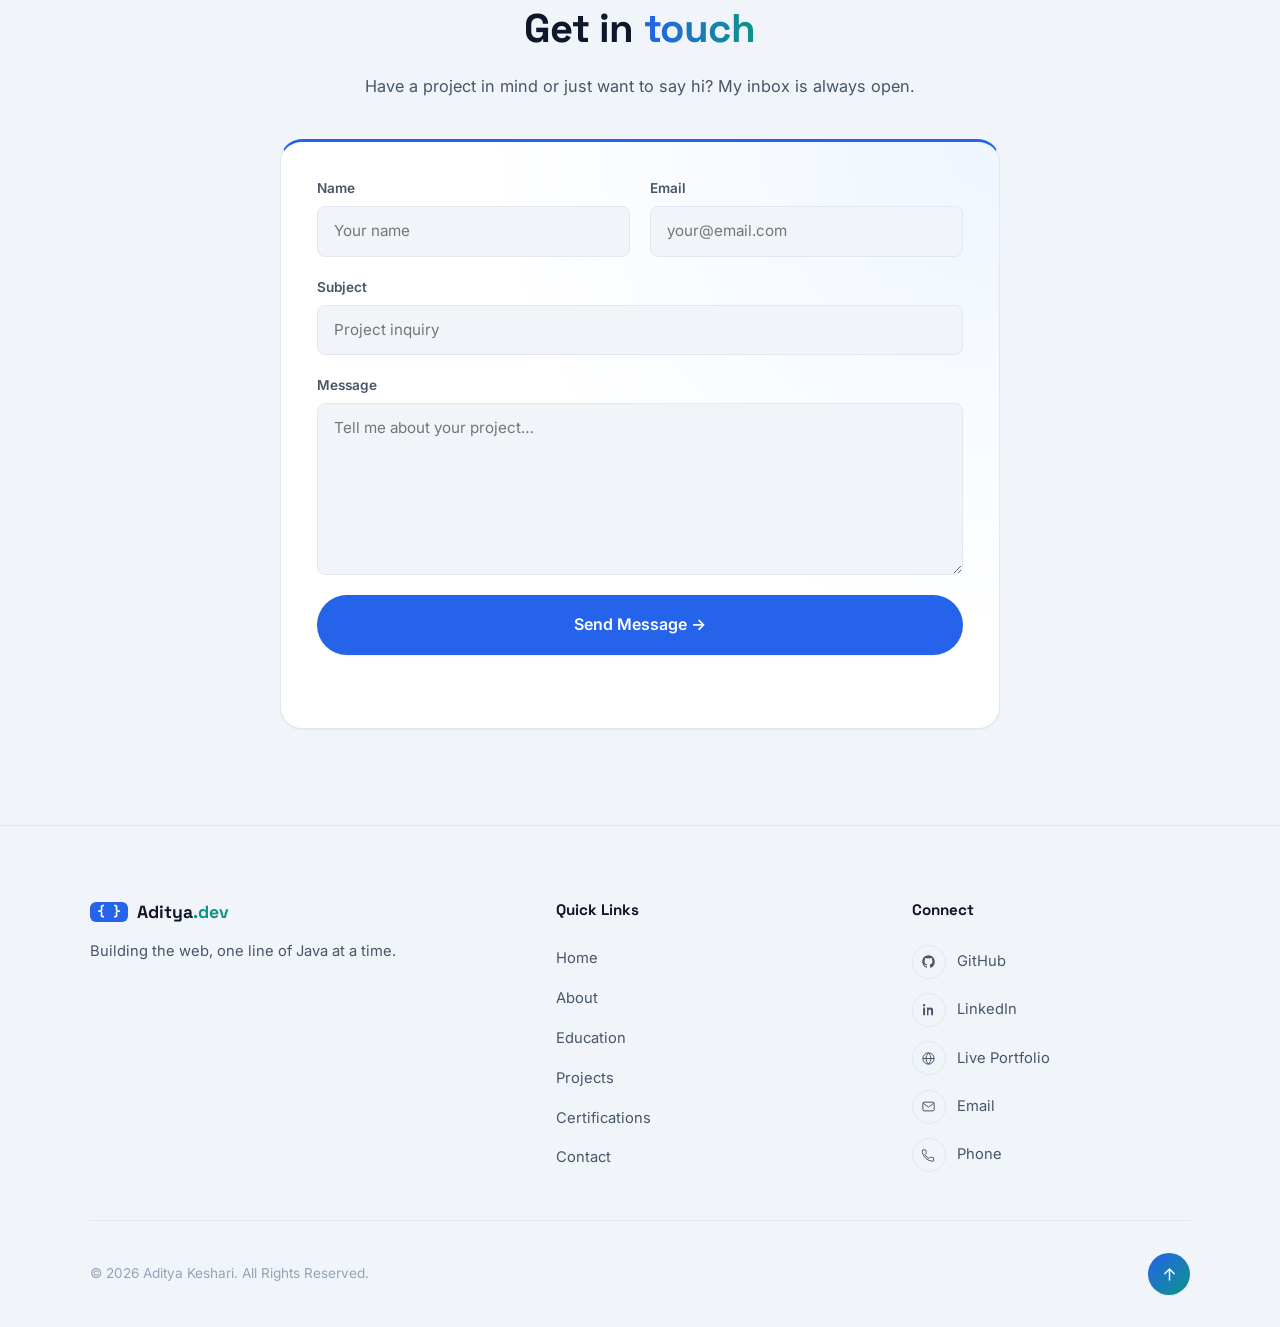
<file: Task-5/index.html>
<!DOCTYPE html>
<html lang="en">
<head>
<meta charset="UTF-8">
<meta name="viewport" content="width=device-width, initial-scale=1.0">
<title>Aditya Keshari — CSE Student &amp; Core Java Developer</title>
<meta name="description" content="Portfolio of Aditya Keshari, a Computer Science Engineering student and Core Java Developer. Explore his story, education, skills, projects, internships, and certifications.">

<link rel="preconnect" href="https://fonts.googleapis.com">
<link rel="preconnect" href="https://fonts.gstatic.com" crossorigin>
<link href="https://fonts.googleapis.com/css2?family=Space+Grotesk:wght@500;600;700&family=Inter:wght@400;500;600&family=JetBrains+Mono:wght@400;500;600&display=swap" rel="stylesheet">

<link rel="stylesheet" href="style.css">

<!-- Applied synchronously so the theme is correct before first paint (no flash) -->
<script>
  (function () {
    try {
      var stored = localStorage.getItem('adityaTheme');
      var prefersDark = window.matchMedia('(prefers-color-scheme: dark)').matches;
      var theme = stored || (prefersDark ? 'dark' : 'light');
      document.documentElement.setAttribute('data-theme', theme);
    } catch (e) {
      document.documentElement.setAttribute('data-theme', 'light');
    }
  })();
</script>

<!-- Inline favicon (bracket motif), no external asset request -->
<link rel="icon" href="data:image/svg+xml,%3Csvg xmlns='http://www.w3.org/2000/svg' viewBox='0 0 32 32'%3E%3Crect width='32' height='32' rx='7' fill='%232563eb'/%3E%3Ctext x='16' y='22' font-family='monospace' font-size='16' fill='white' text-anchor='middle'%3E%7B%7D%3C/text%3E%3C/svg%3E">
</head>
<body>

<!-- ============ SKIP LINK (ACCESSIBILITY) ============ -->
<a class="skip-link" href="#main">Skip to content</a>

<!-- ============ NAVIGATION ============ -->
<header class="site-header" id="siteHeader">
  <nav class="nav" aria-label="Primary">
    <a href="#top" class="logo" aria-label="Aditya Keshari, home">
      <span class="logo-mark" aria-hidden="true">{ }</span>
      <span class="logo-text">Aditya<span class="logo-accent">.dev</span></span>
    </a>

    <ul class="nav-menu" id="navMenu">
      <li><a href="#about" class="nav-link">About</a></li>
      <li><a href="#education" class="nav-link">Education</a></li>
      <li><a href="#skills" class="nav-link">Skills</a></li>
      <li><a href="#projects" class="nav-link">Projects</a></li>
      <li><a href="#internship" class="nav-link">Internship</a></li>
      <li><a href="#certifications" class="nav-link">Certifications</a></li>
      <li><a href="#contact" class="nav-link">Contact</a></li>
    </ul>

    <div class="nav-controls">
      <button class="theme-toggle" id="themeToggle" type="button" aria-label="Switch to dark theme" aria-pressed="false">
        <span class="theme-icon theme-icon-sun" aria-hidden="true">
          <svg viewBox="0 0 24 24" fill="none"><circle cx="12" cy="12" r="4.5" stroke="currentColor" stroke-width="1.8"/><path d="M12 2v2.5M12 19.5V22M4.2 4.2l1.8 1.8M18 18l1.8 1.8M2 12h2.5M19.5 12H22M4.2 19.8 6 18M18 6l1.8-1.8" stroke="currentColor" stroke-width="1.8" stroke-linecap="round"/></svg>
        </span>
        <span class="theme-icon theme-icon-moon" aria-hidden="true">
          <svg viewBox="0 0 24 24" fill="none"><path d="M20 14.5A8.5 8.5 0 1 1 9.5 4a7 7 0 0 0 10.5 10.5Z" stroke="currentColor" stroke-width="1.8" stroke-linejoin="round"/></svg>
        </span>
      </button>

      <button class="nav-toggle" id="navToggle" aria-expanded="false" aria-controls="navMenu" aria-label="Toggle navigation menu">
        <span></span><span></span><span></span>
      </button>
    </div>
  </nav>
</header>

<main id="main">

  <!-- ============ HERO ============ -->
  <section class="hero" id="top">
    <div class="hero-inner">
      <div class="hero-copy">
        <p class="eyebrow">Introduction</p>
        <h1 class="hero-title">
          Aditya Keshari
        </h1>
        <p class="hero-role">CSE Student &amp; Core Java Developer</p>
        <p class="hero-desc">
          I build reliable, well-structured software — from Java-rooted backend logic
          to fast, accessible front-end interfaces. Currently deep in data structures,
          full-stack architecture, and shipping projects that actually run in production.
        </p>
        <div class="hero-actions">
          <a href="#projects" class="btn btn-primary">View Projects</a>
          <a href="#contact" class="btn btn-ghost">Get in Touch</a>
        </div>

        <ul class="hero-stats" aria-label="Quick facts">
          <li><span class="stat-num">05+</span><span class="stat-label">Shipped Projects</span></li>
          <li><span class="stat-num">Java</span><span class="stat-label">Core Language</span></li>
          <li><span class="stat-num">Full-Stack</span><span class="stat-label">Working Range</span></li>
        </ul>
      </div>

      <div class="hero-console" aria-hidden="true">
        <div class="console-window">
          <div class="console-bar">
            <span class="dot dot-red"></span>
            <span class="dot dot-yellow"></span>
            <span class="dot dot-green"></span>
            <span class="console-title">Main.java</span>
          </div>
          <div class="console-body">
            <p><span class="tok-kw">public class</span> <span class="tok-cls">Main</span> {</p>
            <p class="indent-1"><span class="tok-kw">public static void</span> <span class="tok-fn">main</span>(String[] args) {</p>
            <p class="indent-2" id="typewriterLine">&nbsp;</p>
            <p class="indent-1">}</p>
            <p>}</p>
            <p class="console-caret" id="consoleCaret">▌</p>
          </div>
        </div>
      </div>
    </div>
  </section>

  <!-- ============ ABOUT ME ============ -->
  <section class="section section-alt" id="about">
    <div class="section-inner">
      <div class="about-layout">

        <div class="about-copy">
          <p class="eyebrow">About Me</p>
          <h2 class="section-title">Where Java Logic Meets Clean Interfaces</h2>

          <p class="about-para">
            I'm a Computer Science Engineering student who treats backend logic and front-end
            polish as one continuous craft, not two separate jobs. Most of my thinking starts in
            Java — clean OOP structure, predictable state, defensive error handling — and then
            carries straight through into the interface, where that same discipline shows up as
            fast, accessible, and genuinely pleasant screens to use.
          </p>
          <p class="about-para">
            I like problems with a right answer underneath the mess: a data structure that fits
            the access pattern, a validation rule that closes a real edge case, a layout that
            holds together at every screen width. Outside of coursework, that shows up as steady
            DSA practice, full-stack side builds, and hackathon weekends spent turning a rough
            idea — precision farming, event networking — into something that actually runs.
          </p>

          <ul class="about-facts">
            <li><strong>Based in</strong><span>Bhopal, Madhya Pradesh, India</span></li>
            <li><strong>Currently</strong><span>B.Tech CSE @ LNCT Excellence</span></li>
            <li><strong>Core focus</strong><span>Java &amp; Full-Stack Web</span></li>
          </ul>

          <a class="btn btn-primary resume-btn" href="assets/MyResumeUpgrade.pdf" download="Aditya_Keshari_Resume.pdf">
            <span>Download Resume</span>
            <svg class="resume-btn-icon" viewBox="0 0 24 24" fill="none" aria-hidden="true">
              <path d="M12 3v12" stroke="currentColor" stroke-width="1.8" stroke-linecap="round"/>
              <path d="m7 10 5 5 5-5" stroke="currentColor" stroke-width="1.8" stroke-linecap="round" stroke-linejoin="round"/>
              <path d="M5 19h14" stroke="currentColor" stroke-width="1.8" stroke-linecap="round"/>
            </svg>
          </a>
        </div>

        <div class="about-visual" aria-hidden="true">
          <div class="about-monogram">
            <img src="assets/PP.jpeg" alt="Aditya Keshari" />
          </div>
          <ul class="about-visual-stats">
            <li><span class="stat-num">8.66</span><span class="stat-label">Current CGPA</span></li>
            <li><span class="stat-num">200+</span><span class="stat-label">DSA Problems Solved</span></li>
            <li><span class="stat-num">3</span><span class="stat-label">Hackathons Competed</span></li>
          </ul>
        </div>

      </div>
    </div>
  </section>

  <!-- ============ EDUCATION ============ -->
  <section class="section section-tint" id="education">
    <div class="section-inner">
      <p class="eyebrow">Education</p>
      <h2 class="section-title">Academic Journey</h2>
      <p class="section-desc">The formal path so far, from school through my current engineering degree.</p>

      <div class="timeline">

        <div class="timeline-item">
          <div class="timeline-marker" aria-hidden="true"></div>
          <div class="timeline-card widget-panel panel-tint-primary">
            <div class="timeline-card-top">
              <h3>B.Tech — Computer Science Engineering</h3>
              <span class="timeline-badge">2024 – 2028</span>
            </div>
            <p class="timeline-org">LNCT Excellence, Bhopal &middot; RGPV</p>
            <p class="timeline-meta"><strong>CGPA 8.66</strong> / 10 &nbsp;&middot;&nbsp; Currently pursuing</p>
          </div>
        </div>

        <div class="timeline-item">
          <div class="timeline-marker" aria-hidden="true"></div>
          <div class="timeline-card widget-panel panel-tint-accent">
            <div class="timeline-card-top">
              <h3>Class XII</h3>
              <span class="timeline-badge">2023</span>
            </div>
            <p class="timeline-org">V N Convent Higher Secondary School</p>
            <p class="timeline-meta"><strong>93%</strong> aggregate</p>
          </div>
        </div>

        <div class="timeline-item">
          <div class="timeline-marker" aria-hidden="true"></div>
          <div class="timeline-card widget-panel panel-tint-primary">
            <div class="timeline-card-top">
              <h3>Class X — CBSE</h3>
              <span class="timeline-badge">2021</span>
            </div>
            <p class="timeline-org">Central Academy International School</p>
            <p class="timeline-meta"><strong>74.6%</strong> aggregate</p>
          </div>
        </div>

      </div>
    </div>
  </section>

  <!-- ============ SKILLS ============ -->
  <section class="section" id="skills">
    <div class="section-inner">
      <p class="eyebrow">Skills</p>
      <h2 class="section-title">Skill Stack</h2>
      <p class="section-desc">A working toolkit built through consistent practice — from core language fundamentals to full-stack delivery.</p>

      <div class="skills-grid">

        <div class="skill-card">
          <span class="skill-icon" aria-hidden="true">
            <svg viewBox="0 0 24 24" fill="none" xmlns="http://www.w3.org/2000/svg"><path d="M4 3h16l-1.5 16.5L12 21l-6.5-1.5L4 3Z" stroke="currentColor" stroke-width="1.6" stroke-linejoin="round"/><path d="M7.5 7h9l-.3 3H8.1M8.1 10l.3 3.3 3.6 1 3.6-1 .35-3.8" stroke="currentColor" stroke-width="1.6" stroke-linecap="round" stroke-linejoin="round"/></svg>
          </span>
          <h3>HTML5</h3>
          <p>Semantic, accessible markup as the structural foundation of every build.</p>
        </div>

        <div class="skill-card">
          <span class="skill-icon" aria-hidden="true">
            <svg viewBox="0 0 24 24" fill="none" xmlns="http://www.w3.org/2000/svg"><path d="M4 3h16l-1.5 16.5L12 21l-6.5-1.5L4 3Z" stroke="currentColor" stroke-width="1.6" stroke-linejoin="round"/><path d="M15.5 7h-7l.2 2.3h6.6L15 15l-3 .9-3-.9-.2-2" stroke="currentColor" stroke-width="1.6" stroke-linecap="round" stroke-linejoin="round"/></svg>
          </span>
          <h3>CSS3</h3>
          <p>Grid, Flexbox, custom properties, and responsive layout systems by hand.</p>
        </div>

        <div class="skill-card">
          <span class="skill-icon" aria-hidden="true">
            <svg viewBox="0 0 24 24" fill="none" xmlns="http://www.w3.org/2000/svg"><rect x="3" y="3" width="18" height="18" rx="2" stroke="currentColor" stroke-width="1.6"/><path d="M8 15.5c.4.7 1 1.2 1.9 1.2 1 0 1.6-.6 1.6-1.5 0-2-3-1.6-3-3.7 0-1 .8-1.7 1.9-1.7.8 0 1.3.3 1.7.9M16.8 10.3c-.3-.5-.8-.8-1.5-.8-.9 0-1.5.5-1.5 1.3 0 1.9 3 1.4 3 3.6 0 1-.8 1.7-1.9 1.7-.9 0-1.5-.4-1.8-1" stroke="currentColor" stroke-width="1.5" stroke-linecap="round"/></svg>
          </span>
          <h3>JavaScript (ES6+)</h3>
          <p>DOM manipulation, async/await, fetch pipelines, and event-driven UI logic.</p>
        </div>

        <div class="skill-card">
          <span class="skill-icon" aria-hidden="true">
            <svg viewBox="0 0 24 24" fill="none" xmlns="http://www.w3.org/2000/svg"><path d="M8 3v4M16 3v4M4 9h16M6 5h12a2 2 0 0 1 2 2v12a2 2 0 0 1-2 2H6a2 2 0 0 1-2-2V7a2 2 0 0 1 2-2Z" stroke="currentColor" stroke-width="1.6" stroke-linecap="round" stroke-linejoin="round"/><path d="M9 13h2M9 17h6" stroke="currentColor" stroke-width="1.6" stroke-linecap="round"/></svg>
          </span>
          <h3>Core Java</h3>
          <p>OOP fundamentals, collections, exception handling, and multithreading basics.</p>
        </div>

        <div class="skill-card">
          <span class="skill-icon" aria-hidden="true">
            <svg viewBox="0 0 24 24" fill="none" xmlns="http://www.w3.org/2000/svg"><path d="M4 7h16M4 12h10M4 17h13" stroke="currentColor" stroke-width="1.6" stroke-linecap="round"/></svg>
          </span>
          <h3>Data Structures &amp; Algorithms</h3>
          <p>Consistent DSA practice across arrays, trees, graphs, and dynamic programming.</p>
        </div>

        <div class="skill-card">
          <span class="skill-icon" aria-hidden="true">
            <svg viewBox="0 0 24 24" fill="none" xmlns="http://www.w3.org/2000/svg"><rect x="3" y="4" width="18" height="14" rx="2" stroke="currentColor" stroke-width="1.6"/><path d="M3 9h18M8 4v14" stroke="currentColor" stroke-width="1.6"/></svg>
          </span>
          <h3>Full-Stack Web</h3>
          <p>React, Node.js, Express, and SQL for building complete, working applications.</p>
        </div>

        <div class="skill-card">
          <span class="skill-icon" aria-hidden="true">
            <svg viewBox="0 0 24 24" fill="none" xmlns="http://www.w3.org/2000/svg"><circle cx="12" cy="12" r="8" stroke="currentColor" stroke-width="1.6"/><path d="M8 12h8M12 8v8" stroke="currentColor" stroke-width="1.6" stroke-linecap="round"/></svg>
          </span>
          <h3>Git &amp; Version Control</h3>
          <p>Branch-based workflows, pull requests, and collaborative repository hygiene.</p>
        </div>

        <div class="skill-card">
          <span class="skill-icon" aria-hidden="true">
            <svg viewBox="0 0 24 24" fill="none" xmlns="http://www.w3.org/2000/svg"><path d="M3 12h4l2-6 4 12 2-6h6" stroke="currentColor" stroke-width="1.6" stroke-linecap="round" stroke-linejoin="round"/></svg>
          </span>
          <h3>Debugging &amp; Testing</h3>
          <p>Methodical defensive coding — try/catch diagnostics and edge-case tracing.</p>
        </div>

      </div>
    </div>
  </section>

  <!-- ============ PROJECTS ============ -->
  <section class="section section-tint" id="projects">
    <div class="section-inner">
      <p class="eyebrow">Projects</p>
      <h2 class="section-title">Project Catalog</h2>
      <p class="section-desc">Five builds from the capstone roster — search, filter by tag, or sort to browse.</p>

      <div class="catalog-controls">
        <div class="search-field">
          <svg viewBox="0 0 24 24" fill="none" aria-hidden="true"><circle cx="11" cy="11" r="7" stroke="currentColor" stroke-width="1.8"/><path d="m20 20-3.5-3.5" stroke="currentColor" stroke-width="1.8" stroke-linecap="round"/></svg>
          <input type="text" id="projectSearch" placeholder="Search projects…" aria-label="Search projects">
        </div>

        <div class="sort-field">
          <label for="projectSort">Sort by</label>
          <select id="projectSort">
            <option value="chronological">Chronological (newest)</option>
            <option value="alphabetical">Alphabetical (A–Z)</option>
          </select>
        </div>
      </div>

      <div class="tag-filters" id="tagFilters" role="group" aria-label="Filter projects by tag">
        <button class="tag-pill is-active" data-tag="all">All</button>
        <button class="tag-pill" data-tag="java">Java</button>
        <button class="tag-pill" data-tag="frontend">Front-End</button>
        <button class="tag-pill" data-tag="backend">Back-End</button>
        <button class="tag-pill" data-tag="api">API</button>
        <button class="tag-pill" data-tag="storage">Storage</button>
      </div>

      <div class="projects-grid" id="projectsGrid"><!-- injected by script.js --></div>

      <p class="empty-state" id="projectsEmpty" hidden>No projects match that search — try a different keyword or tag.</p>
    </div>
  </section>

  <!-- ============ INTERNSHIP ============ -->
  <section class="section" id="internship">
    <div class="section-inner">
      <p class="eyebrow">Internship</p>
      <h2 class="section-title">Internship Experience</h2>
      <p class="section-desc">Two hands-on web development internships, both centered on shipping real HTML, CSS, and JavaScript builds.</p>

      <div class="internship-grid">

        <div class="widget-panel panel-tint-primary internship-card">
          <div class="internship-top">
            <h3>Web Development Internship</h3>
            <span class="timeline-badge">45 Days</span>
          </div>
          <p class="timeline-org">ApexPlanet Technologies</p>
          <p class="timeline-meta">1 July – 14 August</p>
          <p class="internship-desc">
            A structured, task-based internship spanning HTML, CSS, and JavaScript. Progressed through five
            escalating tasks — from foundational page structure to a dynamic, validated dashboard and an
            async data-driven engine — culminating in a full capstone build (this portfolio itself is that
            capstone project).
          </p>
          <div class="project-tags">
            <span class="project-tag">#html</span>
            <span class="project-tag">#css</span>
            <span class="project-tag">#javascript</span>
            <span class="project-tag">#capstone</span>
          </div>
        </div>

        <div class="widget-panel panel-tint-accent internship-card">
          <div class="internship-top">
            <h3>Web Development Internship</h3>
            <span class="timeline-badge">30 Days</span>
          </div>
          <p class="timeline-org">CodSoft</p>
          <p class="timeline-meta">June – July</p>
          <p class="internship-desc">
            A remote, project-based internship covering practical front-end development. Delivered a set of
            standalone web builds — including a landing page and small interactive tools — with an emphasis
            on responsive layout, clean structure, and DOM-driven interactivity.
          </p>
          <div class="project-tags">
            <span class="project-tag">#html</span>
            <span class="project-tag">#css</span>
            <span class="project-tag">#javascript</span>
            <span class="project-tag">#remote</span>
          </div>
        </div>

      </div>
    </div>
  </section>

  <!-- ============ CERTIFICATIONS ============ -->
  <section class="section section-tint" id="certifications">
    <div class="section-inner">
      <p class="eyebrow">Certifications</p>
      <h2 class="section-title">Certifications &amp; Credentials</h2>
      <p class="section-desc">Focused, verifiable credentials picked up alongside coursework.</p>

      <div class="cert-grid">

        <div class="cert-card">
          <span class="cert-icon" aria-hidden="true">
            <svg viewBox="0 0 24 24" fill="none"><path d="M12 3 4 7v6c0 4.5 3.4 7.7 8 8 4.6-.3 8-3.5 8-8V7l-8-4Z" stroke="currentColor" stroke-width="1.6" stroke-linejoin="round"/><path d="m9.2 12 1.8 1.8 3.8-3.8" stroke="currentColor" stroke-width="1.6" stroke-linecap="round" stroke-linejoin="round"/></svg>
          </span>
          <h3>AWS Academy Cloud Foundations</h3>
          <p class="cert-issuer">Amazon Web Services</p>
        </div>

        <div class="cert-card">
          <span class="cert-icon" aria-hidden="true">
            <svg viewBox="0 0 24 24" fill="none"><circle cx="12" cy="12" r="8.5" stroke="currentColor" stroke-width="1.6"/><path d="M12 7.5v5l3.2 1.9" stroke="currentColor" stroke-width="1.6" stroke-linecap="round" stroke-linejoin="round"/></svg>
          </span>
          <h3>Exploring Artificial Intelligence</h3>
          <p class="cert-issuer">IBM SkillsBuild</p>
        </div>

        <div class="cert-card">
          <span class="cert-icon" aria-hidden="true">
            <svg viewBox="0 0 24 24" fill="none"><path d="M4 17c2-6 4-9 8-9s6 3 8 9" stroke="currentColor" stroke-width="1.6" stroke-linecap="round" stroke-linejoin="round"/><circle cx="12" cy="8" r="2.2" stroke="currentColor" stroke-width="1.6"/></svg>
          </span>
          <h3>Generative AI</h3>
          <p class="cert-issuer">Coursera</p>
        </div>

        <div class="cert-card">
          <span class="cert-icon" aria-hidden="true">
            <svg viewBox="0 0 24 24" fill="none"><path d="M8 3v4M16 3v4M4 9h16M6 5h12a2 2 0 0 1 2 2v12a2 2 0 0 1-2 2H6a2 2 0 0 1-2-2V7a2 2 0 0 1 2-2Z" stroke="currentColor" stroke-width="1.6" stroke-linecap="round" stroke-linejoin="round"/><path d="M9 13h2M9 17h6" stroke="currentColor" stroke-width="1.6" stroke-linecap="round"/></svg>
          </span>
          <h3>Java Fundamentals</h3>
          <p class="cert-issuer">Coursera</p>
        </div>

        <div class="cert-card">
          <span class="cert-icon" aria-hidden="true">
            <svg viewBox="0 0 24 24" fill="none"><path d="M12 3v18M3 12h18" stroke="currentColor" stroke-width="1.6" stroke-linecap="round"/><circle cx="12" cy="12" r="8.5" stroke="currentColor" stroke-width="1.6"/></svg>
          </span>
          <h3>Future Skills Prime</h3>
          <p class="cert-issuer">NASSCOM &middot; Govt. of India</p>
        </div>

      </div>
    </div>
  </section>

  <!-- ============ CONTACT ============ -->
  <section class="section" id="contact">
    <div class="section-inner contact-inner">
      <span class="contact-pill">Let's Talk</span>
      <h2 class="section-title contact-heading">Get in <span class="text-gradient">touch</span></h2>
      <p class="section-desc contact-desc">Have a project in mind or just want to say hi? My inbox is always open.</p>

      <form class="widget-panel panel-tint-primary contact-form" id="contactForm" novalidate>
        <!-- Web3Forms delivery target -->
        <input type="hidden" name="access_key" value="3639dd32-f2f8-4c87-aae0-022f15adee51">
        <input type="hidden" name="subject" value="New message from adityakeshari.dev portfolio">
        <input type="hidden" name="from_name" value="Portfolio Contact Form">
        <!-- Honeypot: real visitors never fill this in; bots usually do -->
        <input type="checkbox" name="botcheck" id="botcheck" class="botcheck-field" tabindex="-1" autocomplete="off" aria-label="Leave this unchecked" title="Leave this unchecked">

        <div class="contact-form-row">
          <div class="field-group">
            <label for="contactName">Name</label>
            <input type="text" id="contactName" name="name" placeholder="Your name" autocomplete="name" required>
          </div>
          <div class="field-group">
            <label for="contactEmail">Email</label>
            <input type="email" id="contactEmail" name="email" placeholder="your@email.com" autocomplete="email" required>
          </div>
        </div>

        <div class="field-group">
          <label for="contactSubject">Subject</label>
          <input type="text" id="contactSubject" name="message_subject" placeholder="Project inquiry" required>
        </div>

        <div class="field-group">
          <label for="contactMessage">Message</label>
          <textarea id="contactMessage" name="message" rows="6" placeholder="Tell me about your project…" required></textarea>
        </div>

        <button type="submit" class="btn btn-primary btn-block" id="contactSubmit">
          <span id="contactSubmitText">Send Message →</span>
        </button>

        <p class="contact-form-status" id="contactFormStatus" role="status" aria-live="polite"></p>
      </form>
    </div>
  </section>

</main>

<!-- ============ FOOTER ============ -->
<footer class="site-footer">
  <div class="footer-inner">

    <div class="footer-grid">

      <div class="footer-brand">
        <a href="#top" class="logo footer-logo" aria-label="Aditya Keshari, home">
          <span class="logo-mark" aria-hidden="true">{ }</span>
          <span class="logo-text">Aditya<span class="logo-accent">.dev</span></span>
        </a>
        <p class="footer-tagline">Building the web, one line of Java at a time.</p>
      </div>

      <div class="footer-col">
        <h3 class="footer-col-title">Quick Links</h3>
        <ul class="footer-links-list">
          <li><a href="#top">Home</a></li>
          <li><a href="#about">About</a></li>
          <li><a href="#education">Education</a></li>
          <li><a href="#projects">Projects</a></li>
          <li><a href="#certifications">Certifications</a></li>
          <li><a href="#contact">Contact</a></li>
        </ul>
      </div>

      <div class="footer-col">
        <h3 class="footer-col-title">Connect</h3>
        <ul class="footer-social" aria-label="Connect with Aditya">
          <li>
            <a href="https://github.com/adikesha2006" target="_blank" rel="noopener noreferrer">
              <span class="footer-social-icon" aria-hidden="true">
                <svg viewBox="0 0 24 24" fill="currentColor"><path d="M12 2C6.48 2 2 6.58 2 12.25c0 4.53 2.87 8.37 6.84 9.73.5.1.68-.22.68-.49 0-.24-.01-.87-.01-1.71-2.78.62-3.37-1.37-3.37-1.37-.46-1.19-1.11-1.51-1.11-1.51-.91-.64.07-.63.07-.63 1 .07 1.53 1.06 1.53 1.06.9 1.57 2.36 1.12 2.94.85.09-.67.35-1.12.63-1.38-2.22-.26-4.56-1.14-4.56-5.06 0-1.12.39-2.03 1.03-2.75-.1-.26-.45-1.31.1-2.72 0 0 .84-.28 2.75 1.05a9.3 9.3 0 0 1 5 0c1.9-1.33 2.75-1.05 2.75-1.05.55 1.41.2 2.46.1 2.72.64.72 1.03 1.63 1.03 2.75 0 3.93-2.34 4.79-4.57 5.05.36.32.68.94.68 1.9 0 1.37-.01 2.47-.01 2.81 0 .27.18.6.69.49A10.26 10.26 0 0 0 22 12.25C22 6.58 17.52 2 12 2Z"/></svg>
              </span>
              <span>GitHub</span>
            </a>
          </li>
          <li>
            <a href="https://www.linkedin.com/in/aditya-keshari-ba451432a/" target="_blank" rel="noopener noreferrer">
              <span class="footer-social-icon" aria-hidden="true">
                <svg viewBox="0 0 24 24" fill="currentColor"><path d="M6.94 5a1.94 1.94 0 1 1-3.88 0 1.94 1.94 0 0 1 3.88 0ZM3.4 8.75h3.1V21H3.4V8.75Zm6.2 0h2.98v1.68h.04c.42-.78 1.44-1.6 2.96-1.6 3.16 0 3.75 2.02 3.75 4.65V21h-3.1v-5.94c0-1.42-.03-3.24-2-3.24-2 0-2.3 1.53-2.3 3.13V21H9.6V8.75Z"/></svg>
              </span>
              <span>LinkedIn</span>
            </a>
          </li>
          <li>
            <a href="https://adikesha2006.github.io/Portfolio" target="_blank" rel="noopener noreferrer">
              <span class="footer-social-icon" aria-hidden="true">
                <svg viewBox="0 0 24 24" fill="none"><circle cx="12" cy="12" r="9" stroke="currentColor" stroke-width="1.6"/><path d="M3 12h18M12 3c2.5 2.5 3.8 5.7 3.8 9s-1.3 6.5-3.8 9c-2.5-2.5-3.8-5.7-3.8-9s1.3-6.5 3.8-9Z" stroke="currentColor" stroke-width="1.6"/></svg>
              </span>
              <span>Live Portfolio</span>
            </a>
          </li>
          <li>
            <a href="mailto:adikesha2006@gmail.com">
              <span class="footer-social-icon" aria-hidden="true">
                <svg viewBox="0 0 24 24" fill="none"><rect x="3" y="5" width="18" height="14" rx="2" stroke="currentColor" stroke-width="1.6"/><path d="m4 7 8 6 8-6" stroke="currentColor" stroke-width="1.6" stroke-linecap="round" stroke-linejoin="round"/></svg>
              </span>
              <span>Email</span>
            </a>
          </li>
          <li>
            <a href="tel:+919407487100">
              <span class="footer-social-icon" aria-hidden="true">
                <svg viewBox="0 0 24 24" fill="none"><path d="M6.6 10.8c1.3 2.6 3.4 4.7 6 6l2-2c.3-.3.7-.4 1-.2 1.1.4 2.3.6 3.5.6.6 0 1 .4 1 1V20c0 .6-.4 1-1 1-9.4 0-17-7.6-17-17 0-.6.4-1 1-1h3.8c.6 0 1 .4 1 1 0 1.2.2 2.4.6 3.5.1.3 0 .7-.2 1l-2 2Z" stroke="currentColor" stroke-width="1.6" stroke-linejoin="round"/></svg>
              </span>
              <span>Phone</span>
            </a>
          </li>
        </ul>
      </div>

    </div>

    <div class="footer-bottom">
      <p>&copy; <span id="footerYear"></span> Aditya Keshari. All Rights Reserved.</p>
      <a href="#top" class="back-to-top" aria-label="Back to top">
        <svg viewBox="0 0 24 24" fill="none"><path d="M12 19V5M6 11l6-6 6 6" stroke="currentColor" stroke-width="1.8" stroke-linecap="round" stroke-linejoin="round"/></svg>
      </a>
    </div>

  </div>
</footer>

<script src="script.js"></script>
</body>
</html>
</file>
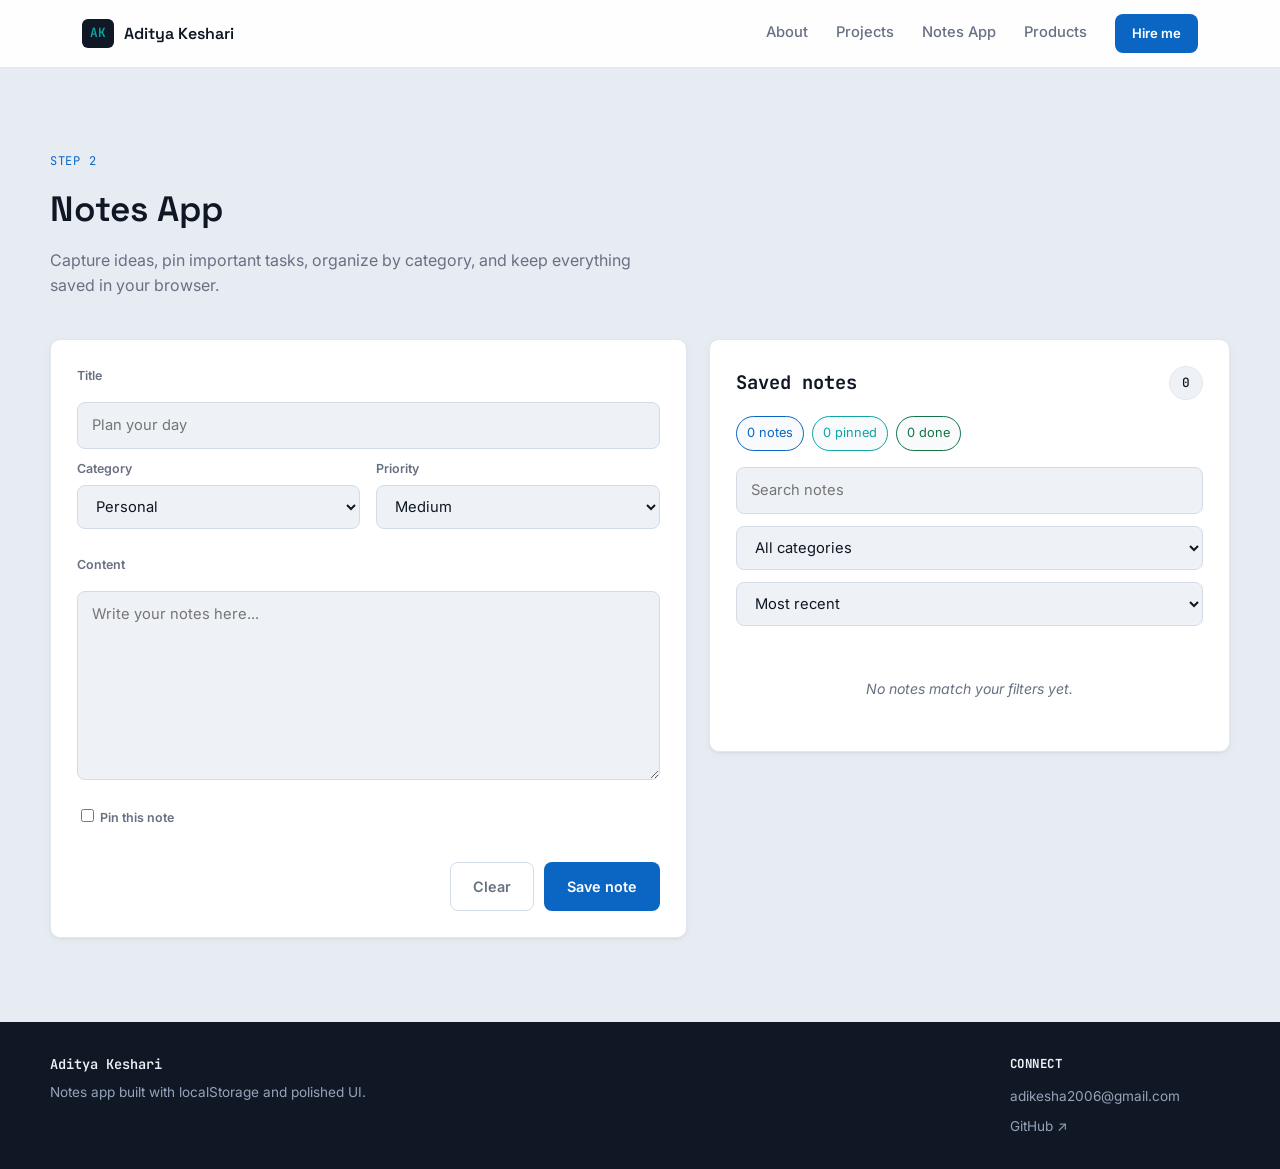
<file: Task-4/notes.html>
<!doctype html>
<html lang="en">
  <head>
    <meta charset="UTF-8" />
    <meta name="viewport" content="width=device-width, initial-scale=1.0" />
    <title>Notes App — Local Storage Workspace</title>
    <meta
      name="description"
      content="A polished note-taking app with local storage, search, filters, pinning, and completion controls."
    />
    <link rel="preconnect" href="https://fonts.googleapis.com" />
    <link rel="preconnect" href="https://fonts.gstatic.com" crossorigin />
    <link
      href="https://fonts.googleapis.com/css2?family=Space+Grotesk:wght@500;600;700&family=Inter:wght@400;500;600&family=JetBrains+Mono:wght@400;500;600&display=swap"
      rel="stylesheet"
    />
    <link rel="stylesheet" href="style.css" />
  </head>
  <body>
    <a class="skip-link" href="#main">Skip to content</a>

    <header class="nav" id="top">
      <div class="nav__inner">
        <a href="index.html" class="nav__brand">
          <span class="nav__mark mono">AK</span>
          <span class="nav__name">Aditya Keshari</span>
        </a>

        <button
          type="button"
          class="nav__toggle"
          id="nav-toggle"
          aria-expanded="false"
          aria-controls="nav-links"
        >
          <span></span><span></span><span></span>
          <span class="sr-only">Toggle navigation</span>
        </button>

        <nav class="nav__links" id="nav-links" aria-label="Primary">
          <a href="index.html#about">About</a>
          <a href="index.html#projects">Projects</a>
          <a href="notes.html" class="is-active">Notes App</a>
          <a href="products.html">Products</a>
          <a href="index.html#contact" class="btn btn--primary btn--sm">Hire me</a>
        </nav>
      </div>
    </header>

    <main id="main">
      <section class="section section--muted">
        <div class="section__inner">
          <div class="section__head">
            <p class="eyebrow mono">step 2</p>
            <h2>Notes App</h2>
            <p class="section__sub">
              Capture ideas, pin important tasks, organize by category, and keep
              everything saved in your browser.
            </p>
          </div>

          <div class="notes-shell">
            <form class="notes-form panel" id="note-form">
              <label for="note-title" class="field-label">Title</label>
              <input
                type="text"
                id="note-title"
                class="field-input"
                placeholder="Plan your day"
                required
              />

              <div class="field-row">
                <div class="field-group">
                  <label for="note-category" class="field-label">Category</label>
                  <select id="note-category" class="field-input">
                    <option value="Personal">Personal</option>
                    <option value="Work">Work</option>
                    <option value="Study">Study</option>
                    <option value="Ideas">Ideas</option>
                  </select>
                </div>
                <div class="field-group">
                  <label for="note-priority" class="field-label">Priority</label>
                  <select id="note-priority" class="field-input">
                    <option value="High">High</option>
                    <option value="Medium" selected>Medium</option>
                    <option value="Low">Low</option>
                  </select>
                </div>
              </div>

              <label for="note-content" class="field-label">Content</label>
              <textarea
                id="note-content"
                class="field-input field-textarea"
                rows="7"
                placeholder="Write your notes here..."
                required
              ></textarea>

              <label class="field-label" for="note-pin">
                <input type="checkbox" id="note-pin" /> Pin this note
              </label>

              <div class="notebook__editor-actions">
                <button type="button" class="btn btn--ghost" id="note-clear">
                  Clear
                </button>
                <button type="submit" class="btn btn--primary" id="note-save">
                  Save note
                </button>
              </div>

              <p class="notebook__editing-flag mono" id="editing-flag" hidden>
                Editing an existing note
              </p>
            </form>

            <div class="notes-toolbar panel">
              <div class="notes-toolbar__top">
                <h3 class="mono">Saved notes</h3>
                <span class="chip mono" id="note-count">0</span>
              </div>

              <div class="notes-stats" id="notes-stats"></div>

              <div class="notes-toolbar__controls">
                <input
                  type="search"
                  id="note-search"
                  class="field-input"
                  placeholder="Search notes"
                />
                <label for="note-filter-category" class="sr-only">Filter notes by category</label>
                <select id="note-filter-category" class="field-input">
                  <option value="all">All categories</option>
                  <option value="Personal">Personal</option>
                  <option value="Work">Work</option>
                  <option value="Study">Study</option>
                  <option value="Ideas">Ideas</option>
                </select>
                <label for="note-sort" class="sr-only">Sort notes</label>
                <select id="note-sort" class="field-input">
                  <option value="recent">Most recent</option>
                  <option value="oldest">Oldest first</option>
                  <option value="priority">By priority</option>
                  <option value="title">By title</option>
                </select>
              </div>

              <ul class="notes-list" id="notes-list" aria-live="polite"></ul>
            </div>
          </div>
        </div>
      </section>
    </main>

    <footer class="footer">
      <div class="footer__inner">
        <div class="footer__brand">
          <p class="mono">Aditya Keshari</p>
          <p>Notes app built with localStorage and polished UI.</p>
        </div>
        <div class="footer__contact" aria-label="Footer links">
          <h3 class="mono">Connect</h3>
          <a href="mailto:adikesha2006@gmail.com">adikesha2006@gmail.com</a>
          <a href="https://github.com/adikesha2006" target="_blank" rel="noopener">GitHub ↗</a>
        </div>
      </div>
    </footer>

    <div class="toast-wrapper" id="toast-wrapper" role="status" aria-live="polite"></div>

    <script src="script.js"></script>
  </body>
</html>
</file>
<file: Task 1/style.css>
* {
  margin: 0;
  padding: 0;
  box-sizing: border-box;
}

body {
  font-family: "Segoe UI", Tahoma, Geneva, Verdana, sans-serif;
  background: linear-gradient(135deg, #f8fafc 0%, #eef4ff 100%);
  color: #1f2937;
  line-height: 1.6;
  min-height: 100vh;
}

.hero {
  background: linear-gradient(135deg, #1d4ed8 0%, #2563eb 100%);
  color: white;
  padding: 72px 20px;
  text-align: center;
}

.hero-content {
  max-width: 760px;
  margin: 0 auto;
}

.eyebrow {
  text-transform: uppercase;
  letter-spacing: 0.2em;
  font-size: 0.8rem;
  font-weight: 600;
  opacity: 0.9;
  margin-bottom: 12px;
}

.hero h1 {
  font-size: clamp(2rem, 3.5vw, 3rem);
  margin-bottom: 12px;
}

.hero-text {
  font-size: 1.05rem;
  max-width: 650px;
  margin: 0 auto;
  opacity: 0.95;
}

main {
  width: min(1100px, 90%);
  margin: 0 auto;
  padding: 40px 0 60px;
}

section {
  margin-bottom: 24px;
  background: white;
  padding: 24px 28px;
  border-radius: 16px;
  box-shadow: 0 10px 30px rgba(15, 23, 42, 0.08);
}

.about h2,
.goals h2,
.clock-section h2,
.motivation h2 {
  color: #1d4ed8;
  margin-bottom: 12px;
}

.about p {
  margin-bottom: 12px;
}

.image-links {
  display: flex;
  flex-direction: column;
  gap: 16px;
}

.image-links-grid {
  display: grid;
  grid-template-columns: 1fr 1fr;
  gap: 24px;
  align-items: center;
}

.image-links img {
  width: 100%;
  max-width: 420px;
  border-radius: 12px;
  display: block;
}

.image-links ul {
  margin-top: 10px;
  padding-left: 20px;
}

.image-links li {
  margin-bottom: 8px;
}

.image-links a {
  color: #1d4ed8;
  text-decoration: none;
  font-weight: 600;
}

.image-links a:hover {
  text-decoration: underline;
}

.cards {
  display: grid;
  grid-template-columns: repeat(3, minmax(0, 1fr));
  gap: 20px;
  background: transparent;
  padding: 0;
  box-shadow: none;
}

.card {
  background: white;
  padding: 24px;
  border-radius: 16px;
  box-shadow: 0 10px 30px rgba(15, 23, 42, 0.08);
  display: flex;
  flex-direction: column;
  justify-content: space-between;
}

.card h3 {
  color: #1d4ed8;
  margin-bottom: 10px;
}

.card p {
  margin-bottom: 16px;
}

button {
  margin-top: auto;
  padding: 10px 18px;
  border: none;
  background: #2563eb;
  color: white;
  border-radius: 999px;
  cursor: pointer;
  font-size: 15px;
  transition: transform 0.2s ease, background 0.2s ease;
}

button:hover {
  background: #1d4ed8;
  transform: translateY(-2px);
}

.goals ul {
  list-style: none;
  padding-left: 0;
  display: grid;
  gap: 10px;
}

.goals li::before {
  content: "•";
  color: #2563eb;
  margin-right: 10px;
}

.clock-section {
  text-align: center;
}

#clock {
  font-size: 2rem;
  color: #2563eb;
  font-weight: 700;
  margin-top: 10px;
}

.motivation {
  text-align: center;
}

footer {
  background: #111827;
  color: white;
  text-align: center;
  padding: 24px 20px;
}

@media (max-width: 900px) {
  .image-links-grid {
    grid-template-columns: 1fr;
  }

  .cards {
    grid-template-columns: 1fr;
  }

  .card {
    width: 100%;
  }
}
</file>
<file: Task-2/style.css>
* {
    margin: 0;
    padding: 0;
    box-sizing: border-box;
    font-family: 'Segoe UI', Tahoma, Geneva, Verdana, sans-serif;
}

:root {
    --bg: #e4e7eb;
    --card: #ffffff;
    --text: #0f1724;
    --muted: #687083;
    --primary: #0b66c3;
    --primary-dark: #094f9a;
    --accent: #0ea5a4;
    --accent-dark: #0b8b88;
    --success: #16a34a;
    --danger: #e11d48;
    --border: #e2e8f0;
    --surface: #f7fafc;
    --hero-gradient: linear-gradient(135deg, rgba(11,102,195,1) 0%, rgba(14,165,164,1) 100%);
}

body {
    background-color: var(--bg);
    color: var(--text);
    line-height: 1.6;
}

/* Flexbox Navigation Area */
.navbar {
    display: flex;
    justify-content: space-between;
    align-items: center;
    background-color: var(--card);
    padding: 1rem 2rem;
    box-shadow: 0 2px 4px rgba(0,0,0,0.05);
    position: sticky;
    top: 0;
    z-index: 100;
}

/* Hero banner */
.hero {
    background: var(--hero-gradient);
    color: white;
    padding: 2.75rem 1rem;
    border-radius: 12px;
    max-width: 1200px;
    margin: 1.5rem auto;
    box-shadow: 0 10px 30px rgba(11,102,195,0.08);
}
.hero-inner {
    max-width: 900px;
    margin: 0 auto;
    text-align: left;
}
.hero h1 {
    font-size: 1.9rem;
    margin-bottom: 0.5rem;
}
.hero-sub {
    opacity: 0.92;
    margin-bottom: 1rem;
}
.cta-btn {
    display: inline-block;
    background: rgba(255,255,255,0.12);
    color: white;
    padding: 0.6rem 1rem;
    border-radius: 8px;
    text-decoration: none;
    font-weight: 700;
    border: 1px solid rgba(255,255,255,0.08);
    transition: background 0.18s, transform 0.12s;
}
.cta-btn:hover {
    background: rgba(255,255,255,0.18);
    transform: translateY(-2px);
}

/* Card accent stripe */
.card {
    position: relative;
    overflow: visible;
}
.card::before {
    content: '';
    position: absolute;
    left: -1px;
    top: 12px;
    bottom: 12px;
    width: 6px;
    border-radius: 6px;
    background: linear-gradient(180deg, var(--primary), var(--accent));
    box-shadow: 0 6px 18px rgba(11,102,195,0.06);
}

.navbar .logo {
    font-size: 1.4rem;
    font-weight: 700;
    color: var(--primary);
}

.nav-links {
    display: flex;
    list-style: none;
    gap: 1.5rem;
}

.nav-links.open {
    display: flex;
}

.nav-link {
    display: inline-flex;
    align-items: center;
    gap: 0.5rem;
    padding: 0.4rem 0.7rem;
    border-radius: 8px;
    color: var(--muted);
}

.nav-link:hover {
    background: rgba(11,102,195,0.06);
    color: var(--primary);
}

.nav-link.active {
    background: linear-gradient(90deg, rgba(11,102,195,0.12), rgba(11,102,195,0.04));
    color: var(--primary);
    font-weight: 700;
}

.nav-badge {
    background: var(--primary);
    color: white;
    font-size: 0.75rem;
    padding: 0.12rem 0.45rem;
    border-radius: 999px;
    margin-left: 6px;
}

.nav-toggle {
    display: none;
    background: transparent;
    border: none;
    font-size: 1.4rem;
    cursor: pointer;
}

.nav-links a {
    text-decoration: none;
    color: var(--muted);
    font-weight: 500;
    transition: color 0.2s ease;
}

.nav-links a:hover {
    color: var(--primary);
}

/* Main Workspace CSS Grid Layout */
.dashboard-grid {
    display: grid;
    grid-template-columns: 1fr 1fr;
    gap: 2rem;
    max-width: 1200px;
    margin: 3rem auto;
    padding: 0 1.5rem;
}

.card {
    background: var(--card);
    padding: 2.5rem;
    border-radius: 12px;
    box-shadow: 0 4px 6px -1px rgba(0,0,0,0.05), 0 2px 4px -1px rgba(0,0,0,0.03);
}

.card:hover {
    transform: translateY(-4px);
    transition: transform 0.18s ease;
}

h2 {
    color: var(--text);
    margin-bottom: 0.25rem;
}

.subtitle {
    color: var(--muted);
    font-size: 0.95rem;
    margin-bottom: 2rem;
}

/* Task 1 Layout Elements (Contact Form Inputs) */
.form-group {
    margin-bottom: 1.25rem;
    position: relative;
}

.form-group label {
    display: block;
    margin-bottom: 0.5rem;
    font-size: 0.9rem;
    font-weight: 600;
    color: var(--muted);
}

.form-group input, .form-group textarea {
    width: 100%;
    padding: 0.75rem;
    border: 1px solid var(--border);
    border-radius: 6px;
    font-size: 1rem;
    outline: none;
    transition: border-color 0.2s;
}

.form-group input:focus, .form-group textarea:focus {
    box-shadow: 0 4px 12px rgba(43,108,176,0.08);
}

.form-group input:focus, .form-group textarea:focus {
    border-color: var(--primary);
}

.submit-btn {
    width: 100%;
    background-color: var(--primary);
    color: white;
    border: none;
    padding: 0.75rem;
    font-size: 1rem;
    font-weight: 600;
    border-radius: 6px;
    cursor: pointer;
    transition: background-color 0.2s;
}

.submit-btn:hover {
    background-color: var(--primary-dark);
}

/* Validation Style Adjustments */
.error-msg {
    color: var(--danger);
    font-size: 0.8rem;
    display: none;
    margin-top: 0.25rem;
}

.invalid input {
    border-color: var(--danger);
}

.invalid .error-msg {
    display: block;
}

/* Task 4: Dynamic To-Do List Elements */
.todo-input-group {
    display: flex;
    gap: 0.5rem;
    margin-bottom: 1.5rem;
}

.todo-input-group input {
    flex: 1;
    padding: 0.75rem;
    border: 1px solid var(--border);
    border-radius: 6px;
    font-size: 1rem;
}

#add-todo-btn {
    background-color: var(--accent);
    color: white;
    border: none;
    padding: 0 1.25rem;
    border-radius: 6px;
    font-weight: 600;
    cursor: pointer;
}

#add-todo-btn:hover {
    background-color: var(--accent-dark);
}

/* Clear completed button styling */
#clear-completed {
    background: transparent;
    color: var(--muted);
    border: 1px solid transparent;
    padding: 0.4rem 0.75rem;
    border-radius: 8px;
    font-weight: 600;
    cursor: pointer;
    transition: background 0.18s, color 0.12s, transform 0.12s;
}

#clear-completed:hover {
    background: rgba(11,102,195,0.06);
    color: var(--primary);
    transform: translateY(-1px);
}

#clear-completed:active {
    transform: translateY(0);
}

#clear-completed[disabled] {
    opacity: 0.5;
    cursor: not-allowed;
    pointer-events: none;
}

#todo-list {
    list-style: none;
}

.todo-item {
    display: flex;
    justify-content: space-between;
    align-items: center;
    padding: 0.75rem;
    background: var(--surface);
    border: 1px solid var(--border);
    border-radius: 6px;
    margin-bottom: 0.5rem;
    animation: fadeIn 0.3s ease;
    cursor: pointer;
}

.todo-item.completed {
    background: linear-gradient(90deg, rgba(22,163,74,0.06), rgba(22,163,74,0.02));
    border-color: rgba(22,163,74,0.2);
    text-decoration: line-through;
    color: var(--success);
    opacity: 0.9;
}

.todo-item.completed span {
    text-decoration: line-through;
    color: var(--success);
    opacity: 0.7;
}

.delete-btn {
    background: transparent;
    color: var(--muted);
    border: none;
    font-size: 1.2rem;
    cursor: pointer;
    line-height: 1;
}

.delete-btn:hover {
    color: var(--danger);
}

@keyframes fadeIn {
    from { opacity: 0; transform: translateY(5px); }
    to { opacity: 1; transform: translateY(0); }
}

/* Media Queries for Responsive Design */
@media (max-width: 768px) {
    .dashboard-grid {
        grid-template-columns: 1fr;
        margin: 1.5rem auto;
    }
    
    .navbar {
        padding: 1rem;
    }
    .nav-links {
        display: none;
        position: absolute;
        right: 1rem;
        top: 56px;
        background: white;
        padding: 0.75rem 1rem;
        border-radius: 8px;
        box-shadow: 0 6px 18px rgba(0,0,0,0.08);
        flex-direction: column;
        gap: 0.5rem;
    }
    .nav-toggle {
        display: block;
    }
}

/* Toast notifications */
.toast {
    position: fixed;
    right: 1rem;
    bottom: 1rem;
    min-width: 200px;
    background: rgba(15,23,36,0.95);
    color: white;
    padding: 0.75rem 1rem;
    border-radius: 8px;
    box-shadow: 0 6px 20px rgba(0,0,0,0.2);
    opacity: 0;
    transform: translateY(10px);
    transition: opacity 0.25s, transform 0.25s;
    pointer-events: none;
}
.toast.show {
    opacity: 1;
    transform: translateY(0);
    pointer-events: auto;
}

.todo-actions {
    display: flex;
    justify-content: space-between;
    align-items: center;
    margin-bottom: 1rem;
}
.muted {
    color: #718096;
    font-size: 0.9rem;
}

.success-msg {
    margin-top: 0.75rem;
    color: #2f855a;
    font-weight: 600;
    display: none;
}

.success-msg.show {
    display: block;
}
</file>
<file: Task-3/style.css>
/* =========================================================
   0. RESET
   ========================================================= */
*,
*::before,
*::after {
  box-sizing: border-box;
}
html,
body,
h1,
h2,
h3,
p,
ul,
form,
fieldset {
  margin: 0;
  padding: 0;
}
ul {
  list-style: none;
}
button {
  font: inherit;
  cursor: pointer;
}
input {
  font: inherit;
}
img {
  max-width: 100%;
  display: block;
}
a {
  color: inherit;
  text-decoration: none;
}

@media (prefers-reduced-motion: reduce) {
  *,
  *::before,
  *::after {
    animation-duration: 0.001ms !important;
    animation-iteration-count: 1 !important;
    transition-duration: 0.001ms !important;
  }
}

/* =========================================================
   1. VARIABLES
   ========================================================= */
:root {
  --bg: #eef2f6;
  --card: #ffffff;
  --border: #e2e8f0;
  --border-strong: #d3dce6;
  --text: #0f1724;
  --text-muted: #57697d;
  --accent-blue: #0b66c3;
  --accent-blue-dark: #094e94;
  --accent-teal: #0ea5a4;
  --accent-gold: #b8860f;
  --accent-gold-bg: #faf3e3;
  --success: #157347;
  --success-bg: #e7f6ee;
  --error: #b3261e;
  --error-bg: #fbe9e7;

  /* dark ink surface for the topbar — breaks up the white-on-white feel */
  --ink: #101826;
  --ink-soft: #1b2536;
  --ink-text: #eef2f6;
  --ink-text-muted: #94a3b8;

  /* faint tinted panel surfaces, one per module, instead of flat white */
  --tint-blue: #f7fafd;
  --tint-teal: #f5fafa;
  --tint-gold: #fdfaf3;

  --font-display: "Space Grotesk", sans-serif;
  --font-body: "Inter", sans-serif;
  --font-mono: "JetBrains Mono", monospace;

  --radius: 10px;
  --shadow-card:
    0 1px 2px rgba(15, 23, 36, 0.05), 0 2px 6px rgba(15, 23, 36, 0.04);
}

body {
  background: var(--bg);
  color: var(--text);
  font-family: var(--font-body);
  font-size: 16px;
  line-height: 1.5;
  -webkit-font-smoothing: antialiased;
}

.mono {
  font-family: var(--font-mono);
}

.sr-only {
  position: absolute;
  width: 1px;
  height: 1px;
  padding: 0;
  margin: -1px;
  overflow: hidden;
  clip: rect(0, 0, 0, 0);
  white-space: nowrap;
  border: 0;
}

:focus-visible {
  outline: 2px solid var(--accent-blue);
  outline-offset: 2px;
}

/* =========================================================
   2. TOPBAR
   ========================================================= */
.topbar {
  display: flex;
  align-items: center;
  justify-content: space-between;
  gap: 24px;
  padding: 18px 32px;
  background: var(--ink);
  border-bottom: 1px solid var(--ink-soft);
}

.topbar__brand {
  display: flex;
  align-items: center;
  gap: 8px;
  font-family: var(--font-display);
  font-weight: 600;
  font-size: 1.05rem;
  color: var(--ink-text);
}

.topbar__mark {
  color: var(--accent-teal);
  font-family: var(--font-mono);
  font-weight: 600;
}

.topbar__nav {
  display: flex;
  gap: 28px;
  flex: 1;
  justify-content: center;
}

.topbar__link {
  font-size: 0.92rem;
  font-weight: 500;
  color: var(--ink-text-muted);
  padding: 6px 2px;
  border-bottom: 2px solid transparent;
  transition:
    color 0.15s ease,
    border-color 0.15s ease;
}

.topbar__link:hover,
.topbar__link:focus-visible {
  color: var(--ink-text);
  border-bottom-color: var(--accent-teal);
}

.topbar__status {
  display: flex;
  align-items: center;
  gap: 8px;
  font-size: 0.78rem;
  color: var(--ink-text-muted);
  white-space: nowrap;
}

.status-dot {
  width: 8px;
  height: 8px;
  border-radius: 50%;
  background: var(--accent-teal);
  box-shadow: 0 0 0 3px rgba(14, 165, 164, 0.2);
}

/* =========================================================
   3. DASHBOARD GRID (desktop 1.2fr / 0.8fr)
   ========================================================= */
.dashboard-grid {
  display: grid;
  grid-template-columns: 1.2fr 0.8fr;
  gap: 24px;
  max-width: 1280px;
  margin: 0 auto;
  padding: 32px;
  align-items: start;
}

.side-col {
  display: flex;
  flex-direction: column;
  gap: 24px;
}

/* =========================================================
   4. PANEL / CARD
   ========================================================= */
.panel {
  background: var(--card);
  border: 1px solid var(--border);
  border-top: 3px solid var(--border-strong);
  border-radius: var(--radius);
  box-shadow: var(--shadow-card);
  padding: 28px;
}

.quiz-panel {
  background: var(--tint-blue);
  border-top-color: var(--accent-blue);
}
.console-panel {
  background: var(--tint-teal);
  border-top-color: var(--accent-teal);
}
.log-panel {
  background: var(--tint-gold);
  border-top-color: var(--accent-gold);
}

.panel__header {
  margin-bottom: 20px;
}

.eyebrow {
  font-size: 0.72rem;
  letter-spacing: 0.08em;
  text-transform: uppercase;
  color: var(--accent-blue);
  margin-bottom: 8px;
}

.console-panel .eyebrow {
  color: var(--accent-teal);
}
.log-panel .eyebrow {
  color: var(--accent-gold);
}

.panel h1,
.panel h2 {
  font-family: var(--font-display);
  font-weight: 600;
  color: var(--text);
}

.quiz-panel h1 {
  font-size: 1.6rem;
  margin-bottom: 6px;
}
.console-panel h2,
.log-panel h2 {
  font-size: 1.25rem;
  margin-bottom: 6px;
}

.panel__sub {
  color: var(--text-muted);
  font-size: 0.92rem;
}

/* =========================================================
   5. QUIZ COMPONENT
   ========================================================= */
.quiz-meta {
  display: flex;
  align-items: center;
  justify-content: space-between;
  gap: 16px;
  margin-bottom: 24px;
  flex-wrap: wrap;
}

.quiz-meta__progress {
  display: flex;
  flex-direction: column;
  gap: 6px;
  flex: 1;
  min-width: 180px;
}

.quiz-meta__progress .mono {
  font-size: 0.78rem;
  color: var(--text-muted);
}

.progress-track {
  height: 6px;
  border-radius: 999px;
  background: var(--bg);
  overflow: hidden;
  border: 1px solid var(--border);
}

.progress-fill {
  height: 100%;
  width: 0%;
  background: var(--accent-teal);
  transition: width 0.3s ease;
}

.quiz-meta__score {
  font-size: 0.85rem;
  font-weight: 600;
  background: var(--accent-gold-bg);
  border: 1px solid var(--accent-gold);
  color: #8a6508;
  border-radius: 999px;
  padding: 6px 14px;
  white-space: nowrap;
}

.quiz-question {
  font-family: var(--font-display);
  font-size: 1.15rem;
  font-weight: 600;
  margin-bottom: 18px;
  line-height: 1.4;
}

.quiz-options {
  display: flex;
  flex-direction: column;
  gap: 10px;
}

.quiz-option {
  display: flex;
  align-items: center;
  gap: 12px;
  width: 100%;
  text-align: left;
  padding: 14px 16px;
  border: 1px solid var(--border);
  border-radius: 8px;
  background: var(--bg);
  color: var(--text);
  font-size: 0.95rem;
  transition:
    border-color 0.15s ease,
    background 0.15s ease,
    transform 0.1s ease;
}

.quiz-option:hover:not(:disabled) {
  border-color: var(--accent-blue);
  background: #f6f9fd;
}

.quiz-option:active:not(:disabled) {
  transform: scale(0.995);
}

.quiz-option .option-tag {
  font-family: var(--font-mono);
  font-size: 0.72rem;
  color: var(--text-muted);
  border: 1px solid var(--border);
  border-radius: 4px;
  padding: 2px 6px;
  flex-shrink: 0;
}

.quiz-option:disabled {
  cursor: default;
}

.quiz-option.correct {
  background: var(--success-bg);
  border-color: var(--success);
  color: var(--success);
}

.quiz-option.correct .option-tag {
  border-color: var(--success);
  color: var(--success);
}

.quiz-option.incorrect {
  background: var(--error-bg);
  border-color: var(--error);
  color: var(--error);
}

.quiz-option.incorrect .option-tag {
  border-color: var(--error);
  color: var(--error);
}

.quiz-option.dim:disabled {
  opacity: 0.55;
}

.quiz-feedback {
  min-height: 20px;
  margin-top: 16px;
  font-size: 0.88rem;
  font-weight: 500;
}

.quiz-feedback[data-state="correct"] {
  color: var(--success);
}
.quiz-feedback[data-state="incorrect"] {
  color: var(--error);
}

.quiz-actions {
  display: flex;
  justify-content: flex-end;
  gap: 12px;
  margin-top: 24px;
  border-top: 1px solid var(--border);
  padding-top: 20px;
}

/* =========================================================
   6. BUTTONS
   ========================================================= */
.btn {
  border-radius: 8px;
  padding: 11px 20px;
  font-size: 0.9rem;
  font-weight: 600;
  border: 1px solid transparent;
  transition:
    background 0.15s ease,
    border-color 0.15s ease,
    color 0.15s ease,
    opacity 0.15s ease;
}

.btn--primary {
  background: var(--accent-blue);
  color: #ffffff;
}
.btn--primary:hover:not(:disabled) {
  background: var(--accent-blue-dark);
}
.btn--primary:disabled {
  opacity: 0.5;
  cursor: not-allowed;
}

.btn--ghost {
  background: transparent;
  border-color: var(--border-strong);
  color: var(--text-muted);
}
.btn--ghost:hover {
  border-color: var(--accent-blue);
  color: var(--accent-blue);
}

/* =========================================================
   7. WEATHER CONSOLE
   ========================================================= */
.console-form {
  display: flex;
  gap: 10px;
  margin-bottom: 20px;
}

.console-input {
  flex: 1;
  padding: 11px 14px;
  border: 1px solid var(--border);
  border-radius: 8px;
  background: var(--bg);
  color: var(--text);
  font-size: 0.92rem;
}

.console-input:focus {
  border-color: var(--accent-blue);
  background: #ffffff;
}

.console-placeholder {
  color: var(--text-muted);
  font-size: 0.88rem;
  border: 1px dashed var(--border);
  border-radius: 8px;
  padding: 18px;
  text-align: center;
}

.console-result {
  border: 1px solid var(--border);
  border-radius: 8px;
  padding: 18px;
  background: var(--bg);
}

.console-result__place {
  font-family: var(--font-display);
  font-weight: 600;
  font-size: 1.05rem;
  margin-bottom: 2px;
}

.console-result__coords {
  font-family: var(--font-mono);
  font-size: 0.72rem;
  color: var(--text-muted);
  margin-bottom: 14px;
}

.console-result__grid {
  display: grid;
  grid-template-columns: repeat(2, 1fr);
  gap: 12px;
}

.console-metric {
  background: var(--card);
  border: 1px solid var(--border);
  border-radius: 6px;
  padding: 10px 12px;
}

.console-metric__label {
  font-size: 0.68rem;
  text-transform: uppercase;
  letter-spacing: 0.05em;
  color: var(--text-muted);
  margin-bottom: 4px;
}

.console-metric__value {
  font-family: var(--font-mono);
  font-weight: 600;
  font-size: 1.05rem;
  color: var(--accent-blue-dark);
}

.console-error {
  border: 1px solid var(--error);
  background: var(--error-bg);
  color: var(--error);
  border-radius: 8px;
  padding: 14px 16px;
  font-size: 0.88rem;
}

/* =========================================================
   8. SESSION LOG
   ========================================================= */
.log-list {
  display: flex;
  flex-direction: column;
  gap: 10px;
  max-height: 220px;
  overflow-y: auto;
}

.log-list li {
  font-size: 0.82rem;
  color: var(--text-muted);
  border-left: 2px solid var(--border);
  padding-left: 10px;
}

.log-list li .mono {
  color: var(--text);
  font-size: 0.72rem;
  margin-right: 8px;
}

.log-empty {
  font-style: italic;
}

/* =========================================================
   9. TOASTS
   ========================================================= */
.toast-wrapper {
  position: fixed;
  bottom: 24px;
  right: 24px;
  display: flex;
  flex-direction: column;
  gap: 10px;
  z-index: 100;
  max-width: 320px;
}

.toast {
  background: var(--text);
  color: #ffffff;
  border-radius: 8px;
  padding: 12px 16px;
  font-size: 0.85rem;
  box-shadow: 0 4px 14px rgba(15, 23, 36, 0.18);
  display: flex;
  align-items: center;
  gap: 10px;
  animation: toast-in 0.25s ease;
  border-left: 3px solid var(--accent-teal);
}

.toast[data-type="error"] {
  border-left-color: var(--error);
}
.toast[data-type="success"] {
  border-left-color: var(--success);
}

.toast.toast--leaving {
  animation: toast-out 0.2s ease forwards;
}

@keyframes toast-in {
  from {
    opacity: 0;
    transform: translateY(8px);
  }
  to {
    opacity: 1;
    transform: translateY(0);
  }
}

@keyframes toast-out {
  from {
    opacity: 1;
    transform: translateY(0);
  }
  to {
    opacity: 0;
    transform: translateY(8px);
  }
}

/* =========================================================
   10. RESPONSIVE BREAKPOINTS
   ========================================================= */

/* Tablets: collapse two-column grid into one column */
@media (max-width: 1024px) {
  .dashboard-grid {
    grid-template-columns: 1fr;
    padding: 24px;
  }

  .topbar__nav {
    gap: 18px;
  }
}

/* Smartphones: stacked navbar, downscaled type, single-column option blocks */
@media (max-width: 480px) {
  body {
    font-size: 15px;
  }

  .topbar {
    flex-direction: column;
    align-items: flex-start;
    gap: 12px;
    padding: 16px 18px;
  }

  .topbar__nav {
    width: 100%;
    justify-content: space-between;
    gap: 12px;
  }

  .topbar__status {
    align-self: flex-start;
  }

  .dashboard-grid {
    padding: 16px;
    gap: 16px;
  }

  .panel {
    padding: 20px;
  }

  .quiz-panel h1 {
    font-size: 1.3rem;
  }
  .console-panel h2,
  .log-panel h2 {
    font-size: 1.1rem;
  }

  .quiz-question {
    font-size: 1.02rem;
  }

  .quiz-meta {
    flex-direction: column;
    align-items: stretch;
  }
  .quiz-meta__score {
    align-self: flex-start;
  }

  .quiz-options {
    grid-template-columns: 1fr;
  }

  .console-result__grid {
    grid-template-columns: 1fr;
  }

  .console-form {
    flex-direction: column;
  }

  .quiz-actions {
    flex-direction: column-reverse;
  }
  .quiz-actions .btn {
    width: 100%;
  }

  .toast-wrapper {
    left: 16px;
    right: 16px;
    bottom: 16px;
    max-width: none;
  }
}
</file>
<file: Task-4/style.css>
/* =========================================================
   0. RESET
   ========================================================= */
*,
*::before,
*::after {
  box-sizing: border-box;
}
html {
  scroll-behavior: smooth;
}
body,
h1,
h2,
h3,
p,
ul,
dl,
dd,
figure,
form,
fieldset {
  margin: 0;
  padding: 0;
}
ul {
  list-style: none;
}
button {
  font: inherit;
  cursor: pointer;
}
input,
textarea,
select {
  font: inherit;
}
img {
  max-width: 100%;
  display: block;
}
a {
  color: inherit;
  text-decoration: none;
}

@media (prefers-reduced-motion: reduce) {
  html {
    scroll-behavior: auto;
  }
  *,
  *::before,
  *::after {
    animation-duration: 0.001ms !important;
    animation-iteration-count: 1 !important;
    transition-duration: 0.001ms !important;
  }
}

/* =========================================================
   1. TOKENS
   ========================================================= */
:root {
  --bg: #eef2f6;
  --card: #ffffff;
  --border: #e2e8f0;
  --border-strong: #d3dce6;
  --text: #0f1724;
  --text-muted: #687083;
  --accent-blue: #0b66c3;
  --accent-blue-dark: #094e94;
  --accent-teal: #0ea5a4;
  --accent-gold: #b8860f;
  --accent-gold-bg: #faf3e3;
  --success: #157347;
  --error: #b3261e;
  --error-bg: #fbe9e7;

  --ink: #101826;
  --ink-soft: #1b2536;
  --ink-text: #eef2f6;
  --ink-text-muted: #94a3b8;

  --font-display: "Space Grotesk", sans-serif;
  --font-body: "Inter", sans-serif;
  --font-mono: "JetBrains Mono", monospace;

  --radius: 10px;
  --shadow-card:
    0 1px 2px rgba(15, 23, 36, 0.05), 0 2px 8px rgba(15, 23, 36, 0.04);
  --max-width: 1180px;
}

body {
  background: var(--bg);
  color: var(--text);
  font-family: var(--font-body);
  font-size: 16px;
  line-height: 1.6;
  -webkit-font-smoothing: antialiased;
}

.mono {
  font-family: var(--font-mono);
}

.sr-only {
  position: absolute;
  width: 1px;
  height: 1px;
  padding: 0;
  margin: -1px;
  overflow: hidden;
  clip: rect(0, 0, 0, 0);
  white-space: nowrap;
  border: 0;
}

.skip-link {
  position: absolute;
  left: -9999px;
  top: 0;
  background: var(--accent-blue);
  color: #fff;
  padding: 10px 16px;
  z-index: 200;
}
.skip-link:focus {
  left: 16px;
  top: 16px;
}

:focus-visible {
  outline: 2px solid var(--accent-blue);
  outline-offset: 2px;
}

/* ============================== ===========================
   2. NAV
   ========================================================= */
.nav {
  position: sticky;
  top: 0;
  z-index: 100;
  background: rgba(255, 255, 255, 0.92);
  -webkit-backdrop-filter: blur(8px);
  backdrop-filter: blur(8px);
  border-bottom: 1px solid var(--border);
}

.nav__inner {
  max-width: var(--max-width);
  margin: 0 auto;
  padding: 14px 32px;
  display: flex;
  align-items: center;
  justify-content: space-between;
  gap: 20px;
}

.nav__brand {
  display: flex;
  align-items: center;
  gap: 10px;
  font-weight: 600;
  font-family: var(--font-display);
}

.nav__mark {
  background: var(--ink);
  color: var(--accent-teal);
  border-radius: 6px;
  padding: 4px 8px;
  font-size: 0.8rem;
  font-weight: 600;
}

.nav__links {
  display: flex;
  align-items: center;
  gap: 28px;
}

.nav__links a:not(.btn) {
  font-size: 0.92rem;
  font-weight: 500;
  color: var(--text-muted);
  border-bottom: 2px solid transparent;
  padding: 4px 0;
  transition:
    color 0.15s ease,
    border-color 0.15s ease;
}

.nav__links a:not(.btn):hover {
  color: var(--text);
  border-bottom-color: var(--accent-blue);
}

.nav__toggle {
  display: none;
  flex-direction: column;
  justify-content: center;
  gap: 5px;
  width: 34px;
  height: 34px;
  border: 1px solid var(--border-strong);
  border-radius: 8px;
  background: var(--card);
}

.nav__toggle span {
  display: block;
  width: 16px;
  height: 2px;
  background: var(--text);
  margin: 0 auto;
}

/* =========================================================
   3. HERO
   ========================================================= */
.hero {
  background: var(--ink);
  color: var(--ink-text);
  padding: 72px 32px 88px;
}

.hero__inner {
  max-width: var(--max-width);
  margin: 0 auto;
  display: grid;
  grid-template-columns: 1.1fr 0.9fr;
  gap: 56px;
  align-items: center;
}

.hero__eyebrow {
  color: var(--accent-teal);
  font-size: 0.78rem;
  letter-spacing: 0.06em;
  text-transform: uppercase;
  margin-bottom: 16px;
}

.hero__title {
  font-family: var(--font-display);
  font-weight: 700;
  font-size: clamp(2.4rem, 4.5vw, 3.4rem);
  line-height: 1.08;
  margin-bottom: 10px;
}

.hero__role {
  font-size: 1.1rem;
  color: var(--ink-text-muted);
  font-weight: 500;
  margin-bottom: 18px;
}

.hero__desc {
  color: var(--ink-text-muted);
  max-width: 46ch;
  margin-bottom: 30px;
}

.hero__actions {
  display: flex;
  gap: 14px;
  margin-bottom: 44px;
  flex-wrap: wrap;
}

.hero__stats {
  display: flex;
  gap: 36px;
  flex-wrap: wrap;
}

.hero__stats dt {
  font-size: 1.4rem;
  font-weight: 600;
  color: var(--ink-text);
}

.hero__stats dd {
  font-size: 0.82rem;
  color: var(--ink-text-muted);
}

/* code window */
.code-window {
  background: var(--ink-soft);
  border: 1px solid #2a374b;
  border-radius: 12px;
  overflow: hidden;
  box-shadow: 0 20px 50px rgba(0, 0, 0, 0.28);
}

.code-window__bar {
  display: flex;
  align-items: center;
  gap: 6px;
  padding: 12px 16px;
  border-bottom: 1px solid #2a374b;
}

.code-window__bar span:not(.code-window__title) {
  width: 10px;
  height: 10px;
  border-radius: 50%;
  background: #3a4759;
}
.code-window__bar span:nth-child(1) {
  background: #e2564f;
}
.code-window__bar span:nth-child(2) {
  background: #e8b13a;
}
.code-window__bar span:nth-child(3) {
  background: #35b06a;
}

.code-window__title {
  margin-left: 10px;
  font-size: 0.76rem;
  color: var(--ink-text-muted);
}

.code-window__body {
  padding: 22px 20px;
  font-size: 0.86rem;
  line-height: 1.75;
  color: #d7dee8;
  overflow-x: auto;
}

.tok-kw {
  color: #7aa2f7;
}
.tok-class {
  color: #e8b13a;
}
.tok-str {
  color: #7bd88f;
}

/* =========================================================
   4. SECTION SHELL
   ========================================================= */
.section {
  padding: 84px 32px;
}
.section--muted {
  background: #e7ecf2;
}

.section__inner {
  max-width: var(--max-width);
  margin: 0 auto;
}

.section__head {
  max-width: 62ch;
  margin-bottom: 40px;
}

.eyebrow {
  color: var(--accent-blue);
  font-size: 0.75rem;
  letter-spacing: 0.06em;
  text-transform: uppercase;
  margin-bottom: 10px;
}

.section__head h2 {
  font-family: var(--font-display);
  font-size: clamp(1.7rem, 3vw, 2.2rem);
  font-weight: 600;
  margin-bottom: 10px;
}

.section__sub {
  color: var(--text-muted);
}

/* =========================================================
   5. ABOUT
   ========================================================= */
.about__grid {
  display: grid;
  grid-template-columns: repeat(4, 1fr);
  gap: 18px;
}

.about__card {
  background: var(--card);
  border: 1px solid var(--border);
  border-radius: var(--radius);
  padding: 20px;
}

.about__card h3 {
  font-size: 0.76rem;
  text-transform: uppercase;
  letter-spacing: 0.04em;
  color: var(--text-muted);
  margin-bottom: 14px;
}

.chip-list {
  display: flex;
  flex-wrap: wrap;
  gap: 8px;
}

.chip {
  display: inline-flex;
  align-items: center;
  font-size: 0.8rem;
  font-weight: 500;
  padding: 6px 12px;
  border-radius: 999px;
  background: var(--bg);
  border: 1px solid var(--border);
  color: var(--text);
}

.chip--strong {
  background: var(--accent-blue);
  border-color: var(--accent-blue);
  color: #fff;
  font-weight: 600;
}

.chip--tag {
  background: var(--accent-gold-bg);
  border-color: var(--accent-gold);
  color: #8a6508;
  font-weight: 600;
}

/* =========================================================
   6. PROJECTS / CATALOG
   ========================================================= */
.catalog-controls {
  display: flex;
  align-items: center;
  justify-content: space-between;
  gap: 20px;
  flex-wrap: wrap;
  margin-bottom: 18px;
}

.filter-group {
  display: flex;
  gap: 8px;
  flex-wrap: wrap;
}

.filter-btn {
  border: 1px solid var(--border-strong);
  background: var(--card);
  color: var(--text-muted);
  padding: 8px 16px;
  border-radius: 999px;
  font-size: 0.85rem;
  font-weight: 500;
  transition:
    background 0.15s ease,
    color 0.15s ease,
    border-color 0.15s ease;
}

.filter-btn:hover {
  border-color: var(--accent-blue);
  color: var(--text);
}

.filter-btn.is-active {
  background: var(--accent-blue);
  border-color: var(--accent-blue);
  color: #fff;
}

.sort-group {
  display: flex;
  align-items: center;
  gap: 10px;
}

.sort-group label {
  font-size: 0.72rem;
  color: var(--text-muted);
  text-transform: uppercase;
  letter-spacing: 0.04em;
}

.sort-select {
  border: 1px solid var(--border-strong);
  background: var(--card);
  border-radius: 8px;
  padding: 8px 12px;
  font-size: 0.85rem;
  color: var(--text);
}

.catalog-status {
  font-size: 0.8rem;
  color: var(--text-muted);
  margin-bottom: 20px;
}

.project-grid {
  display: grid;
  grid-template-columns: repeat(2, 1fr);
  gap: 20px;
}

.project-card {
  background: var(--card);
  border: 1px solid var(--border);
  border-top: 3px solid var(--accent-teal);
  border-radius: var(--radius);
  box-shadow: var(--shadow-card);
  padding: 24px;
  display: flex;
  flex-direction: column;
  gap: 12px;
  transition:
    transform 0.15s ease,
    box-shadow 0.15s ease;
}

.project-card:hover {
  transform: translateY(-2px);
  box-shadow: 0 6px 18px rgba(15, 23, 36, 0.08);
}

.project-card__top {
  display: flex;
  align-items: center;
  justify-content: space-between;
}

.project-card__index {
  color: var(--border-strong);
  font-size: 1.4rem;
  font-weight: 600;
}

.project-card h3 {
  font-family: var(--font-display);
  font-size: 1.15rem;
  font-weight: 600;
}

.project-card p {
  color: var(--text-muted);
  font-size: 0.92rem;
}

.stack-list {
  display: flex;
  flex-wrap: wrap;
  gap: 8px;
  font-size: 0.72rem;
  color: var(--text-muted);
}

.stack-list li {
  border: 1px solid var(--border);
  border-radius: 6px;
  padding: 3px 8px;
}

.project-card__link {
  margin-top: auto;
  font-size: 0.88rem;
  font-weight: 600;
  color: var(--accent-blue);
}
.project-card__link:hover {
  color: var(--accent-blue-dark);
}

.project-card[hidden] {
  display: none;
}

.catalog-empty {
  text-align: center;
  color: var(--text-muted);
  padding: 40px 0;
}

/* =========================================================
   7. PANEL (shared by notebook + contact)
   ========================================================= */
.panel {
  background: var(--card);
  border: 1px solid var(--border);
  border-radius: var(--radius);
  box-shadow: var(--shadow-card);
  padding: 26px;
}

.field-label {
  display: block;
  font-size: 0.78rem;
  font-weight: 600;
  color: var(--text-muted);
  margin-bottom: 6px;
  margin-top: 16px;
}
.field-label:first-child {
  margin-top: 0;
}

.field-input {
  width: 100%;
  border: 1px solid var(--border-strong);
  border-radius: 8px;
  padding: 11px 14px;
  background: var(--bg);
  color: var(--text);
  font-size: 0.92rem;
}

.field-input:focus {
  border-color: var(--accent-blue);
  background: #fff;
}

.field-textarea {
  resize: vertical;
}

/* =========================================================
   8. DEV NOTEBOOK
   ========================================================= */
.notebook {
  display: grid;
  grid-template-columns: 1.4fr 1fr;
  gap: 22px;
  align-items: start;
}

.notebook__editor-actions {
  display: flex;
  justify-content: flex-end;
  gap: 10px;
  margin-top: 18px;
}

.notebook__editing-flag {
  margin-top: 12px;
  font-size: 0.76rem;
  color: var(--accent-gold);
}

.notebook__stream-head {
  display: flex;
  align-items: center;
  justify-content: space-between;
  margin-bottom: 16px;
}

.notebook__stream-head h3 {
  font-size: 0.8rem;
  text-transform: uppercase;
  letter-spacing: 0.04em;
  color: var(--text-muted);
}

.notebook__stream-head .chip {
  background: var(--accent-gold-bg);
  border-color: var(--accent-gold);
  color: #8a6508;
}

.notes-list {
  display: flex;
  flex-direction: column;
  gap: 10px;
  max-height: 420px;
  overflow-y: auto;
}

.note-item {
  border: 1px solid var(--border);
  border-radius: 8px;
  padding: 12px 14px;
  cursor: pointer;
  transition:
    border-color 0.15s ease,
    background 0.15s ease;
}

.note-item:hover {
  border-color: var(--accent-blue);
  background: #f7fafd;
}

.note-item.is-selected {
  border-color: var(--accent-blue);
  background: #f0f6fc;
}

.note-item__top {
  display: flex;
  justify-content: space-between;
  align-items: flex-start;
  gap: 10px;
}

.note-item__title {
  font-weight: 600;
  font-size: 0.94rem;
}

.note-item__delete {
  border: none;
  background: transparent;
  color: var(--error);
  font-size: 0.78rem;
  font-weight: 600;
  padding: 2px 6px;
  flex-shrink: 0;
}
.note-item__delete:hover {
  text-decoration: underline;
}

.note-item__snippet {
  color: var(--text-muted);
  font-size: 0.84rem;
  margin: 6px 0;
  overflow: hidden;
  text-overflow: ellipsis;
  white-space: nowrap;
}

.note-item__date {
  font-size: 0.7rem;
  color: var(--text-muted);
}

.notes-empty {
  text-align: center;
  color: var(--text-muted);
  font-size: 0.88rem;
  font-style: italic;
  padding: 24px 0;
}

/* =========================================================
   9. CONTACT
   ========================================================= */
.contact__grid {
  display: grid;
  grid-template-columns: minmax(0, 760px);
  justify-content: center;
  align-items: start;
}

.field-row {
  display: grid;
  grid-template-columns: 1fr 1fr;
  gap: 16px;
}

.contact__form {
  width: 100%;
}

.contact__form .btn {
  margin-top: 20px;
}

/* =========================================================
   10. BUTTONS
   ========================================================= */
.btn {
  display: inline-flex;
  align-items: center;
  border-radius: 8px;
  padding: 12px 22px;
  font-size: 0.9rem;
  font-weight: 600;
  border: 1px solid transparent;
  transition:
    background 0.15s ease,
    border-color 0.15s ease,
    color 0.15s ease;
}

.btn--sm {
  padding: 8px 16px;
  font-size: 0.82rem;
}

.btn--primary {
  background: var(--accent-blue);
  color: #fff;
}
.btn--primary:hover {
  background: var(--accent-blue-dark);
}

.btn--outline {
  background: transparent;
  border-color: rgba(238, 242, 246, 0.35);
  color: var(--ink-text);
}
.btn--outline:hover {
  border-color: var(--accent-teal);
  color: var(--accent-teal);
}

.btn--ghost {
  background: transparent;
  border-color: var(--border-strong);
  color: var(--text-muted);
}
.btn--ghost:hover {
  border-color: var(--accent-blue);
  color: var(--accent-blue);
}

/* =========================================================
   11. FOOTER
   ========================================================= */
.footer {
  background: var(--ink);
  color: var(--ink-text-muted);
  padding: 32px;
}

.footer__inner {
  max-width: var(--max-width);
  margin: 0 auto;
  display: flex;
  justify-content: space-between;
  align-items: flex-start;
  gap: 24px;
  flex-wrap: wrap;
  font-size: 0.85rem;
}

.footer__brand {
  max-width: 420px;
}

.footer__brand p:first-child {
  color: var(--ink-text);
  font-weight: 600;
  margin-bottom: 6px;
}

.footer__contact {
  display: flex;
  flex-direction: column;
  gap: 8px;
  min-width: 220px;
}

.footer__contact h3 {
  font-size: 0.78rem;
  text-transform: uppercase;
  letter-spacing: 0.04em;
  color: var(--ink-text);
  margin-bottom: 4px;
}

.footer__contact a {
  color: var(--ink-text-muted);
  transition: color 0.15s ease;
}

.footer__contact a:hover {
  color: var(--accent-teal);
}

/* =========================================================
   12. TOASTS
   ========================================================= */
.toast-wrapper {
  position: fixed;
  bottom: 24px;
  right: 24px;
  display: flex;
  flex-direction: column;
  gap: 10px;
  z-index: 200;
  max-width: 320px;
}

.toast {
  background: var(--ink);
  color: #fff;
  border-radius: 8px;
  padding: 12px 16px;
  font-size: 0.85rem;
  box-shadow: 0 4px 14px rgba(15, 23, 36, 0.2);
  border-left: 3px solid var(--accent-teal);
  animation: toast-in 0.25s ease;
}

.toast[data-type="error"] {
  border-left-color: var(--error);
}
.toast[data-type="success"] {
  border-left-color: var(--success);
}

.toast.toast--leaving {
  animation: toast-out 0.2s ease forwards;
}

@keyframes toast-in {
  from {
    opacity: 0;
    transform: translateY(8px);
  }
  to {
    opacity: 1;
    transform: translateY(0);
  }
}
@keyframes toast-out {
  from {
    opacity: 1;
    transform: translateY(0);
  }
  to {
    opacity: 0;
    transform: translateY(8px);
  }
}

/* =========================================================
   13. RESPONSIVE
   ========================================================= */
@media (max-width: 1024px) {
  .hero__inner {
    grid-template-columns: 1fr;
  }
  .hero__visual {
    max-width: 480px;
  }
  .about__grid {
    grid-template-columns: repeat(2, 1fr);
  }
  .project-grid {
    grid-template-columns: 1fr;
  }
  .notebook {
    grid-template-columns: 1fr;
  }
  .contact__grid {
    grid-template-columns: 1fr;
  }
}

@media (max-width: 720px) {
  .nav__toggle {
    display: flex;
  }

  .nav__links {
    position: absolute;
    top: 100%;
    left: 0;
    right: 0;
    background: var(--card);
    border-bottom: 1px solid var(--border);
    flex-direction: column;
    align-items: stretch;
    padding: 16px 24px 24px;
    gap: 16px;
    display: none;
  }

  .nav__links.is-open {
    display: flex;
  }
  .nav__links a.btn {
    align-self: flex-start;
  }

  .section {
    padding: 56px 20px;
  }
  .hero {
    padding: 56px 20px 64px;
  }
  .nav__inner {
    padding: 12px 20px;
  }

  .field-row {
    grid-template-columns: 1fr;
  }
  .about__grid {
    grid-template-columns: 1fr;
  }
  .catalog-controls {
    flex-direction: column;
    align-items: stretch;
  }
}

.module-grid {
  display: grid;
  grid-template-columns: repeat(2, minmax(0, 1fr));
  gap: 20px;
}

.module-card {
  display: flex;
  flex-direction: column;
  gap: 14px;
}

.module-card h3 {
  font-size: 1.1rem;
}

.module-card .btn {
  margin-top: auto;
  align-self: flex-start;
}

.notes-shell {
  display: grid;
  grid-template-columns: 1.1fr 0.9fr;
  gap: 22px;
  align-items: start;
}

.notes-form {
  display: flex;
  flex-direction: column;
  gap: 10px;
}

.notes-toolbar {
  display: flex;
  flex-direction: column;
  gap: 16px;
}

.notes-toolbar__top {
  display: flex;
  align-items: center;
  justify-content: space-between;
  gap: 12px;
}

.notes-toolbar__controls {
  display: grid;
  gap: 12px;
}

.notes-toolbar__controls .field-input,
.notes-toolbar__controls select {
  width: 100%;
}

.notes-stats {
  display: flex;
  flex-wrap: wrap;
  gap: 8px;
}

.notes-stats span {
  border: 1px solid var(--border);
  border-radius: 999px;
  padding: 6px 10px;
  font-size: 0.8rem;
  color: var(--text-muted);
  background: #f8fafc;
}

.notes-stats span:first-child {
  border-color: var(--accent-blue);
  color: var(--accent-blue);
}

.notes-stats span:nth-child(2) {
  border-color: var(--accent-teal);
  color: var(--accent-teal);
}

.notes-stats span:nth-child(3) {
  border-color: var(--success);
  color: var(--success);
}

.notes-list {
  display: grid;
  gap: 12px;
  margin-top: 12px;
}

.note-card {
  border: 1px solid var(--border);
  border-radius: var(--radius);
  padding: 18px;
  background: var(--card);
  box-shadow: var(--shadow-card);
  display: flex;
  flex-direction: column;
  gap: 12px;
  transition:
    transform 0.2s ease,
    box-shadow 0.2s ease,
    border-color 0.2s ease;
}

.note-card:hover {
  transform: translateY(-2px);
  box-shadow: 0 10px 24px rgba(15, 23, 36, 0.1);
  border-color: var(--accent-blue);
}

.note-card.is-pinned {
  border-left: 4px solid var(--accent-teal);
  background: linear-gradient(90deg, #f3fdfd 0%, var(--card) 100%);
  box-shadow: 0 0 0 1px rgba(14, 165, 164, 0.16);
}

.note-card.priority-high {
  border-left: 4px solid var(--error);
  background: linear-gradient(90deg, #fff6f5 0%, var(--card) 100%);
}

.note-card.priority-medium {
  border-left: 4px solid var(--accent-gold);
  background: linear-gradient(90deg, #fffdf6 0%, var(--card) 100%);
}

.note-card.priority-low {
  border-left: 4px solid var(--accent-teal);
  background: linear-gradient(90deg, #f4fcfb 0%, var(--card) 100%);
}

.note-card.is-complete {
  border-left-color: var(--success);
  opacity: 0.86;
}

.note-card.is-complete .note-card__body {
  text-decoration: line-through;
  color: var(--text-muted);
}

.note-card__top {
  display: flex;
  justify-content: space-between;
  gap: 12px;
}

.note-card__meta {
  font-size: 0.72rem;
  color: var(--text-muted);
  margin-bottom: 4px;
}

.note-card__body {
  color: var(--text-muted);
  font-size: 0.92rem;
  white-space: pre-wrap;
}

.note-card__footer {
  display: flex;
  justify-content: space-between;
  align-items: center;
  gap: 12px;
  flex-wrap: wrap;
}

.note-card__date {
  font-size: 0.76rem;
  color: var(--text-muted);
}

.note-card__actions {
  display: flex;
  flex-wrap: wrap;
  gap: 8px;
}

.note-card__actions .btn {
  border-radius: 999px;
}

.note-card__actions .btn:hover {
  transform: translateY(-1px);
}

.product-shell {
  display: grid;
  gap: 20px;
}

.products-toolbar {
  display: flex;
  flex-direction: column;
  gap: 16px;
}

.products-toolbar__top {
  display: flex;
  justify-content: space-between;
  gap: 12px;
  flex-wrap: wrap;
  align-items: center;
}

.products-toolbar__controls {
  display: flex;
  flex-wrap: wrap;
  gap: 14px;
}

.products-toolbar__controls label {
  display: flex;
  flex-direction: column;
  gap: 6px;
  font-size: 0.82rem;
  color: var(--text-muted);
}

.products-toolbar__controls select {
  border: 1px solid var(--border-strong);
  border-radius: 8px;
  padding: 10px 12px;
  background: var(--bg);
}

.products-grid {
  display: grid;
  grid-template-columns: repeat(3, minmax(0, 1fr));
  gap: 18px;
}

.product-card {
  display: flex;
  flex-direction: column;
  gap: 12px;
  overflow: hidden;
  transition:
    transform 0.2s ease,
    box-shadow 0.2s ease,
    border-color 0.2s ease;
}

.product-card:hover {
  transform: translateY(-3px);
  border-color: var(--accent-blue);
  box-shadow: 0 12px 24px rgba(15, 23, 36, 0.12);
}

.product-card__image {
  height: 160px;
  overflow: hidden;
  border-radius: 10px;
}

.product-card__image img {
  width: 100%;
  height: 100%;
  object-fit: cover;
  display: block;
}

.product-card__top {
  display: flex;
  justify-content: space-between;
  align-items: center;
  gap: 10px;
}

.product-card__rating {
  font-size: 0.84rem;
  color: var(--accent-gold);
  font-weight: 600;
}

.product-card__body {
  display: flex;
  flex-direction: column;
  gap: 8px;
}

.product-card__icon {
  width: 40px;
  height: 40px;
  display: grid;
  place-items: center;
  border-radius: 999px;
  background: rgba(11, 102, 195, 0.1);
  color: var(--accent-blue);
  font-size: 1rem;
}

.product-card__body h3 {
  font-size: 1.05rem;
}

.product-card__body p {
  color: var(--text-muted);
  font-size: 0.92rem;
}

.product-card__footer {
  display: flex;
  justify-content: space-between;
  align-items: center;
  gap: 12px;
  margin-top: auto;
}

.product-card__price {
  font-weight: 700;
  color: var(--accent-blue);
}

.products-empty {
  grid-column: 1 / -1;
  text-align: center;
  padding: 34px;
  border: 1px dashed var(--border-strong);
  border-radius: var(--radius);
  color: var(--text-muted);
  background: var(--card);
}

@media (max-width: 480px) {
  body {
    font-size: 15px;
  }
  .hero__title {
    font-size: 2rem;
  }
  .hero__stats {
    gap: 22px;
  }
  .filter-group {
    flex-direction: column;
  }
  .filter-btn {
    width: 100%;
    text-align: center;
  }
  .module-grid {
    grid-template-columns: 1fr;
  }
  .notes-shell {
    grid-template-columns: 1fr;
  }
  .products-grid {
    grid-template-columns: 1fr;
  }
  .toast-wrapper {
    left: 16px;
    right: 16px;
    bottom: 16px;
    max-width: none;
  }
}
</file>
<file: Task-5/style.css>
/* ==========================================================================
   Aditya Keshari — Portfolio Stylesheet
   Design system: Space Grotesk (display) / Inter (body) / JetBrains Mono (code)
   ========================================================================== */

:root {
  /* Canvas & surfaces */
  --bg-canvas: #f1f5f9;
  --card-surface: #ffffff;
  --border-subtle: #e2e8f0;

  /* Typography colors */
  --text-main: #0f172a;
  --text-muted: #475569;
  --text-faint: #94a3b8;

  /* Brand */
  --brand-primary: #2563eb;
  --brand-primary-dark: #1d4ed8;
  --brand-primary-tint: #eff6ff;
  --brand-accent: #0d9488;
  --brand-accent-dark: #0f766e;
  --brand-accent-tint: #f0fdfa;

  /* Status */
  --success: #10b981;
  --success-tint: #ecfdf5;
  --danger: #dc2626;
  --danger-tint: #fef2f2;

  /* Shadows */
  --shadow-sm: 0 1px 2px rgba(15, 23, 42, 0.06);
  --shadow-md: 0 6px 16px rgba(15, 23, 42, 0.08);
  --shadow-lg: 0 20px 40px rgba(15, 23, 42, 0.14);

  /* Radii */
  --radius-sm: 8px;
  --radius-md: 14px;
  --radius-lg: 22px;

  /* Type */
  --font-display: 'Space Grotesk', 'Segoe UI', sans-serif;
  --font-body: 'Inter', 'Segoe UI', sans-serif;
  --font-mono: 'JetBrains Mono', 'Courier New', monospace;

  --max-width: 1180px;
  --transition-fast: 160ms ease;
  --transition-med: 320ms cubic-bezier(0.22, 1, 0.36, 1);
  --transition-theme: 260ms ease;
}

/* ============ DARK THEME ============
   Toggled via [data-theme="dark"] on <html>. Same token names as the
   light palette so every component that consumes a var() re-colors
   automatically with no per-component overrides. */
[data-theme='dark'] {
  --bg-canvas: #0b1220;
  --card-surface: #131c2e;
  --border-subtle: #24304a;

  --text-main: #e7edf7;
  --text-muted: #9aa8c2;
  --text-faint: #64708c;

  --brand-primary: #3b82f6;
  --brand-primary-dark: #60a5fa;
  --brand-primary-tint: rgba(59, 130, 246, 0.14);
  --brand-accent: #2dd4bf;
  --brand-accent-dark: #5eead4;
  --brand-accent-tint: rgba(45, 212, 191, 0.14);

  --success: #10b981;
  --success-tint: rgba(16, 185, 129, 0.14);
  --danger: #f87171;
  --danger-tint: rgba(248, 113, 113, 0.12);

  --shadow-sm: 0 1px 2px rgba(0, 0, 0, 0.35);
  --shadow-md: 0 8px 20px rgba(0, 0, 0, 0.4);
  --shadow-lg: 0 24px 48px rgba(0, 0, 0, 0.5);
}

/* Theme-affected surfaces transition smoothly instead of snapping */
body,
.site-header,
.widget-panel,
.project-card,
.skill-card,
.timeline-card,
.cert-card,
.cert-chip,
.nav-menu,
.field-group input,
.field-group textarea,
.footer-social a {
  transition: background-color var(--transition-theme), color var(--transition-theme),
    border-color var(--transition-theme), box-shadow var(--transition-theme);
}

/* ============ RESET ============ */
*,
*::before,
*::after {
  box-sizing: border-box;
  margin: 0;
  padding: 0;
}

html {
  scroll-behavior: smooth;
  -webkit-text-size-adjust: 100%;
  text-size-adjust: 100%;
}

@media (prefers-reduced-motion: reduce) {
  html {
    scroll-behavior: auto;
  }
  *,
  *::before,
  *::after {
    animation-duration: 0.001ms !important;
    animation-iteration-count: 1 !important;
    transition-duration: 0.001ms !important;
    scroll-behavior: auto !important;
  }
}

body {
  font-family: var(--font-body);
  background: var(--bg-canvas);
  color: var(--text-main);
  line-height: 1.6;
  -webkit-font-smoothing: antialiased;
  -moz-osx-font-smoothing: grayscale;
}

img {
  max-width: 100%;
  display: block;
}

a {
  color: inherit;
  text-decoration: none;
}

button,
input,
textarea,
select {
  font: inherit;
  color: inherit;
}

ul {
  list-style: none;
}

:focus-visible {
  outline: 2px solid var(--brand-primary);
  outline-offset: 3px;
  border-radius: 4px;
}

.skip-link {
  position: absolute;
  left: -9999px;
  top: 0;
  background: var(--brand-primary);
  color: #fff;
  padding: 0.75rem 1.25rem;
  border-radius: 0 0 var(--radius-sm) 0;
  z-index: 1000;
}

.skip-link:focus {
  left: 0;
}

/* ============ SHARED LAYOUT PRIMITIVES ============ */
.section-inner,
.footer-inner,
.nav {
  max-width: var(--max-width);
  margin-inline: auto;
  padding-inline: clamp(1.25rem, 4vw, 2.5rem);
}

.section {
  padding-block: clamp(3.5rem, 8vw, 6rem);
}

.section-tint {
  background: linear-gradient(180deg, rgba(37, 99, 235, 0.035), rgba(13, 148, 136, 0.03));
  border-block: 1px solid var(--border-subtle);
}

/* Zebra-contrast surface: pure white against the hero's ice-blue canvas in
   light mode; an elevated dark panel tone in dark mode for the same effect. */
.section-alt {
  background: var(--card-surface);
  border-block: 1px solid var(--border-subtle);
  transition: background-color var(--transition-theme);
}

.eyebrow {
  font-family: var(--font-mono);
  font-size: 0.8rem;
  font-weight: 500;
  letter-spacing: 0.02em;
  color: var(--brand-accent-dark);
  margin-bottom: 0.75rem;
}

.section-title {
  font-family: var(--font-display);
  font-size: clamp(1.75rem, 3.2vw, 2.5rem);
  font-weight: 700;
  letter-spacing: -0.01em;
  margin-bottom: 0.6rem;
}

.section-desc {
  color: var(--text-muted);
  max-width: 60ch;
  margin-bottom: 2.5rem;
  font-size: 1.02rem;
}

.btn {
  display: inline-flex;
  align-items: center;
  justify-content: center;
  gap: 0.5rem;
  padding: 0.8rem 1.5rem;
  border-radius: var(--radius-sm);
  font-weight: 600;
  font-size: 0.95rem;
  border: 1px solid transparent;
  cursor: pointer;
  transition: transform var(--transition-fast), box-shadow var(--transition-fast), background var(--transition-fast), border-color var(--transition-fast);
  white-space: nowrap;
}

.btn:hover {
  transform: translateY(-2px);
}

.btn:active {
  transform: translateY(0);
}

.btn-primary {
  background: var(--brand-primary);
  color: #fff;
  box-shadow: var(--shadow-sm);
}

.btn-primary:hover {
  background: var(--brand-primary-dark);
  box-shadow: var(--shadow-md);
}

.btn-primary:disabled {
  opacity: 0.65;
  cursor: not-allowed;
  transform: none;
}

.btn-ghost {
  background: transparent;
  border-color: var(--border-subtle);
  color: var(--text-main);
}

.btn-ghost:hover {
  border-color: var(--brand-primary);
  color: var(--brand-primary);
}

.empty-state {
  color: var(--text-faint);
  font-size: 0.95rem;
  padding: 1.5rem 0;
  text-align: center;
}

/* ============ HEADER / NAV ============ */
.site-header {
  position: sticky;
  top: 0;
  z-index: 100;
  background: color-mix(in srgb, var(--card-surface) 88%, transparent);
  -webkit-backdrop-filter: blur(14px) saturate(160%);
  backdrop-filter: blur(14px) saturate(160%);
  box-shadow: var(--shadow-sm);
}

/* Fallback for browsers without color-mix() support */
@supports not (background: color-mix(in srgb, red 50%, transparent)) {
  .site-header {
    background: var(--card-surface);
  }
}

/* Fallback for browsers without backdrop-filter support */
@supports not ((backdrop-filter: blur(1px)) or (-webkit-backdrop-filter: blur(1px))) {
  .site-header {
    background: var(--card-surface);
  }
}

/* Signature gradient rule — the one bold divider on the page, marking the
   nav as its own plane rather than a continuation of the hero below it. */
.site-header::after {
  content: '';
  position: absolute;
  left: 0;
  right: 0;
  bottom: -1px;
  height: 3px;
  background: linear-gradient(90deg, var(--brand-primary), var(--brand-accent) 55%, var(--brand-primary));
  background-size: 200% 100%;
  animation: nav-sheen 8s linear infinite;
  opacity: 1;
  transition: opacity var(--transition-med);
}

/* Marks the header as belonging to the first page only: the line fades out
   once the hero has scrolled out of view (toggled by IntersectionObserver). */
.site-header.header-line-hidden::after {
  opacity: 0;
}

@keyframes nav-sheen {
  0% { background-position: 0% 0; }
  100% { background-position: -200% 0; }
}

@media (prefers-reduced-motion: reduce) {
  .site-header::after {
    animation: none;
  }
}

.nav {
  display: flex;
  align-items: center;
  justify-content: space-between;
  padding-block: 1rem;
}

.logo {
  display: flex;
  align-items: center;
  gap: 0.55rem;
  font-family: var(--font-display);
  font-weight: 700;
  font-size: 1.15rem;
}

.logo-mark {
  font-family: var(--font-mono);
  background: var(--brand-primary);
  color: #fff;
  padding: 0.2rem 0.45rem;
  border-radius: 6px;
  font-size: 0.85rem;
  line-height: 1;
}

.logo-accent {
  color: var(--brand-accent);
}

.nav-menu {
  display: flex;
  align-items: center;
  gap: clamp(1rem, 2vw, 2rem);
}

.nav-link {
  font-size: 0.94rem;
  font-weight: 500;
  color: var(--text-muted);
  position: relative;
  padding-block: 0.25rem;
  transition: color var(--transition-fast);
}

.nav-link::after {
  content: '';
  position: absolute;
  left: 0;
  bottom: -2px;
  width: 0;
  height: 2px;
  background: var(--brand-primary);
  transition: width var(--transition-med);
}

.nav-link:hover {
  color: var(--text-main);
}

.nav-link:hover::after {
  width: 100%;
}

.nav-controls {
  display: flex;
  align-items: center;
  gap: 0.5rem;
}

.theme-toggle {
  position: relative;
  width: 40px;
  height: 40px;
  border-radius: 999px;
  border: 1px solid var(--border-subtle);
  background: var(--bg-canvas);
  color: var(--text-main);
  cursor: pointer;
  display: flex;
  align-items: center;
  justify-content: center;
  flex-shrink: 0;
  transition: border-color var(--transition-fast), background var(--transition-fast), transform var(--transition-fast);
}

.theme-toggle:hover {
  border-color: var(--brand-primary);
  transform: translateY(-1px);
}

.theme-icon {
  position: absolute;
  display: flex;
  transition: transform var(--transition-med), opacity var(--transition-med);
}

.theme-icon svg {
  width: 19px;
  height: 19px;
}

.theme-icon-moon {
  opacity: 0;
  transform: rotate(-70deg) scale(0.4);
}

[data-theme='dark'] .theme-icon-sun {
  opacity: 0;
  transform: rotate(70deg) scale(0.4);
}

[data-theme='dark'] .theme-icon-moon {
  opacity: 1;
  transform: rotate(0) scale(1);
  color: var(--brand-accent);
}

.theme-icon-sun {
  color: var(--brand-primary);
}

.nav-toggle {
  display: none;
  flex-direction: column;
  gap: 5px;
  background: none;
  border: none;
  cursor: pointer;
  padding: 0.4rem;
}

.nav-toggle span {
  width: 22px;
  height: 2px;
  background: var(--text-main);
  border-radius: 2px;
  transition: transform var(--transition-fast), opacity var(--transition-fast);
}

/* ============ HERO ============ */
.hero {
  padding-block: clamp(3rem, 9vw, 6.5rem);
}

.hero-inner {
  max-width: var(--max-width);
  margin-inline: auto;
  padding-inline: clamp(1.25rem, 4vw, 2.5rem);
  display: grid;
  grid-template-columns: 1.1fr 0.9fr;
  gap: clamp(2rem, 5vw, 4rem);
  align-items: center;
}

.hero-title {
  font-family: var(--font-display);
  font-size: clamp(2.4rem, 6vw, 4rem);
  font-weight: 700;
  letter-spacing: -0.02em;
  line-height: 1.05;
  margin-bottom: 0.5rem;
}

.hero-role {
  font-family: var(--font-mono);
  font-size: clamp(1rem, 2vw, 1.2rem);
  color: var(--brand-primary);
  font-weight: 500;
  margin-bottom: 1.25rem;
}

.hero-desc {
  color: var(--text-muted);
  max-width: 52ch;
  font-size: 1.05rem;
  margin-bottom: 2rem;
}

.hero-actions {
  display: flex;
  flex-wrap: wrap;
  gap: 0.9rem;
  margin-bottom: 2.5rem;
}

.hero-stats {
  display: flex;
  flex-wrap: wrap;
  gap: clamp(1.5rem, 4vw, 2.5rem);
  border-top: 1px solid var(--border-subtle);
  padding-top: 1.5rem;
}

.hero-stats li {
  display: flex;
  flex-direction: column;
  gap: 0.15rem;
}

.stat-num {
  font-family: var(--font-display);
  font-weight: 700;
  font-size: 1.3rem;
  color: var(--text-main);
}

.stat-label {
  font-size: 0.82rem;
  color: var(--text-muted);
}

/* ---- Console mockup (signature element) ----
   Glassmorphic panel: translucent + blurred backdrop, sitting in front of a
   soft blue/violet radial glow, with a punchier syntax-highlight palette. */
.hero-console {
  position: relative;
  perspective: 1200px;
}

/* Light mode: small, subtle, on-brand glow — no purple haze against a white page */
.hero-console::before {
  content: '';
  position: absolute;
  inset: -8%;
  background:
    radial-gradient(45% 45% at 30% 20%, rgba(37, 99, 235, 0.16), transparent 72%),
    radial-gradient(40% 40% at 80% 85%, rgba(13, 148, 136, 0.12), transparent 72%);
  filter: blur(32px);
  z-index: -1;
  opacity: 0.9;
}

/* Dark mode: the bold violet/indigo glow — this is where the glass effect reads well */
[data-theme='dark'] .hero-console::before {
  inset: -18%;
  background:
    radial-gradient(45% 45% at 28% 15%, rgba(99, 102, 241, 0.55), transparent 70%),
    radial-gradient(40% 40% at 82% 85%, rgba(139, 92, 246, 0.4), transparent 70%);
  filter: blur(46px);
  opacity: 0.65;
  animation: console-glow-pulse 6s ease-in-out infinite;
}

@keyframes console-glow-pulse {
  0%, 100% { opacity: 0.65; }
  50% { opacity: 1; }
}

@media (prefers-reduced-motion: reduce) {
  [data-theme='dark'] .hero-console::before {
    animation: none;
  }
}

/* Light mode: a clean, opaque code-editor panel — no glass tinting, just a
   crisp dark IDE window with a neutral shadow (professional, not hazy) */
.console-window {
  position: relative;
  background: linear-gradient(160deg, #1e293b, #1c1b33);
  border-radius: var(--radius-md);
  overflow: hidden;
  transform: rotateY(-4deg) rotateX(2deg);
  transition: transform var(--transition-med), box-shadow var(--transition-med), background var(--transition-theme);
  border: 1px solid rgba(148, 163, 184, 0.18);
  box-shadow: var(--shadow-lg);
}

/* Dark mode: switch on the glass/blur treatment — here it blends with the
   page instead of fighting it, so the premium glow effect actually works */
[data-theme='dark'] .console-window {
  background: linear-gradient(160deg, rgba(15, 23, 42, 0.72), rgba(30, 27, 75, 0.62));
  -webkit-backdrop-filter: blur(18px) saturate(160%);
  backdrop-filter: blur(18px) saturate(160%);
  border: 1px solid rgba(165, 180, 252, 0.22);
  box-shadow: 0 20px 55px rgba(79, 70, 229, 0.3), inset 0 1px 0 rgba(255, 255, 255, 0.08);
}

/* Fallback for browsers without backdrop-filter (keeps dark mode legible, not glassy) */
@supports not ((backdrop-filter: blur(1px)) or (-webkit-backdrop-filter: blur(1px))) {
  [data-theme='dark'] .console-window {
    background: #10152a;
  }
}

.console-window:hover {
  transform: rotateY(0deg) rotateX(0deg);
}

[data-theme='dark'] .console-window:hover {
  box-shadow: 0 26px 65px rgba(124, 58, 237, 0.38), inset 0 1px 0 rgba(255, 255, 255, 0.1);
}

.console-bar {
  display: flex;
  align-items: center;
  gap: 0.4rem;
  padding: 0.75rem 1rem;
  background: rgba(255, 255, 255, 0.05);
  border-bottom: 1px solid rgba(165, 180, 252, 0.16);
}

.dot {
  width: 10px;
  height: 10px;
  border-radius: 50%;
  display: inline-block;
}

.dot-red { background: #f87171; }
.dot-yellow { background: #fbbf24; }
.dot-green { background: #34d399; }

.console-title {
  font-family: var(--font-mono);
  font-size: 0.78rem;
  color: #a5b4fc;
  margin-left: 0.5rem;
}

.console-body {
  padding: 1.5rem 1.5rem 2rem;
  font-family: var(--font-mono);
  font-size: 0.92rem;
  line-height: 1.9;
  color: #e2e8f0;
  min-height: 220px;
}

.console-body p {
  white-space: pre-wrap;
  word-break: break-word;
}

.tok-kw { color: #818cf8; }
.tok-cls { color: #f472b6; }
.tok-fn { color: #fbbf24; }

.indent-1 { padding-left: 1.5rem; }
.indent-2 { padding-left: 3rem; color: #34d399; }

.console-caret {
  display: inline-block;
  color: #a78bfa;
  animation: blink 1s steps(1) infinite;
}

@keyframes blink {
  50% { opacity: 0; }
}

/* ============ ABOUT ME ============ */
.about-layout {
  display: grid;
  grid-template-columns: 1.15fr 0.85fr;
  gap: clamp(2rem, 5vw, 4rem);
  align-items: center;
}

.about-para {
  color: var(--text-muted);
  font-size: 1rem;
  margin-bottom: 1.1rem;
  max-width: 60ch;
}

.about-facts {
  display: flex;
  flex-direction: column;
  gap: 0.6rem;
  margin-block: 1.5rem 1.75rem;
  padding-top: 1.25rem;
  border-top: 1px solid var(--border-subtle);
}

.about-facts li {
  display: flex;
  gap: 0.75rem;
  font-size: 0.92rem;
}

.about-facts strong {
  font-family: var(--font-display);
  min-width: 110px;
  color: var(--text-main);
}

.about-facts span {
  color: var(--text-muted);
}

.resume-btn {
  gap: 0.6rem;
}

.resume-btn-icon {
  width: 18px;
  height: 18px;
  transition: transform var(--transition-fast);
}

.resume-btn:hover .resume-btn-icon {
  transform: translateY(3px);
}

.about-visual {
  display: flex;
  flex-direction: column;
  align-items: center;
  gap: 2rem;
}

.about-monogram {
  width: clamp(170px, 22vw, 230px);
  height: clamp(170px, 22vw, 230px);
  border-radius: 50%;
  display: flex;
  align-items: center;
  justify-content: center;
  background: var(--card-surface);
  box-shadow: var(--shadow-lg);
  position: relative;
  overflow: hidden;
  border: 3px solid rgba(255, 255, 255, 0.95);
}

.about-monogram::after {
  content: '';
  position: absolute;
  inset: 9px;
  border-radius: 50%;
  border: 1px solid rgba(15, 23, 42, 0.08);
}

.about-monogram img {
  width: 100%;
  height: 100%;
  object-fit: cover;
  object-position: center 30%;
  display: block;
}

.about-visual-stats {
  display: flex;
  flex-direction: column;
  gap: 1rem;
  width: 100%;
}

.about-visual-stats li {
  display: flex;
  align-items: baseline;
  justify-content: space-between;
  gap: 1rem;
  padding: 0.85rem 1.1rem;
  background: var(--bg-canvas);
  border: 1px solid var(--border-subtle);
  border-radius: var(--radius-sm);
}

/* ============ SKILLS GRID ============ */
.skills-grid {
  display: grid;
  grid-template-columns: repeat(auto-fit, minmax(230px, 1fr));
  gap: 1.25rem;
}

.skill-card {
  position: relative;
  background: var(--card-surface);
  border: 1px solid var(--border-subtle);
  border-top: 3px solid var(--brand-primary);
  border-radius: var(--radius-md);
  padding: 1.5rem;
  box-shadow: var(--shadow-sm);
  transition: transform var(--transition-fast), box-shadow var(--transition-fast), border-color var(--transition-fast), background var(--transition-theme);
}

.skill-card:nth-child(even) {
  border-top-color: var(--brand-accent);
}

.skill-card:nth-child(even) .skill-icon {
  background: var(--brand-accent-tint);
  color: var(--brand-accent-dark);
}

.skill-card:hover {
  transform: translateY(-4px);
  box-shadow: var(--shadow-md);
  border-left-color: var(--brand-primary);
  border-right-color: var(--brand-primary);
  border-bottom-color: var(--brand-primary);
}

.skill-card:nth-child(even):hover {
  border-left-color: var(--brand-accent);
  border-right-color: var(--brand-accent);
  border-bottom-color: var(--brand-accent);
}

.skill-icon {
  display: inline-flex;
  align-items: center;
  justify-content: center;
  width: 44px;
  height: 44px;
  border-radius: var(--radius-sm);
  background: var(--brand-primary-tint);
  color: var(--brand-primary);
  margin-bottom: 1rem;
}

.skill-icon svg {
  width: 22px;
  height: 22px;
}

.skill-card h3 {
  font-family: var(--font-display);
  font-size: 1.05rem;
  margin-bottom: 0.4rem;
}

.skill-card p {
  color: var(--text-muted);
  font-size: 0.92rem;
}

/* ============ PROJECT CATALOG ============ */
.catalog-controls {
  display: flex;
  flex-wrap: wrap;
  gap: 1rem;
  margin-bottom: 1.25rem;
}

.search-field {
  flex: 1 1 260px;
  display: flex;
  align-items: center;
  gap: 0.6rem;
  background: var(--card-surface);
  border: 1px solid var(--border-subtle);
  border-radius: var(--radius-sm);
  padding: 0.7rem 1rem;
  box-shadow: var(--shadow-sm);
}

.search-field svg {
  width: 18px;
  height: 18px;
  color: var(--text-faint);
  flex-shrink: 0;
}

.search-field input {
  border: none;
  background: none;
  width: 100%;
  outline: none;
  font-size: 0.95rem;
}

.sort-field {
  display: flex;
  align-items: center;
  gap: 0.6rem;
  background: var(--card-surface);
  border: 1px solid var(--border-subtle);
  border-radius: var(--radius-sm);
  padding: 0.55rem 1rem;
  box-shadow: var(--shadow-sm);
}

.sort-field label {
  font-size: 0.85rem;
  color: var(--text-muted);
  white-space: nowrap;
}

.sort-field select {
  border: none;
  background: none;
  outline: none;
  font-size: 0.92rem;
  font-weight: 500;
  -webkit-appearance: none;
  -moz-appearance: none;
  appearance: none;
  cursor: pointer;
}

.tag-filters {
  display: flex;
  flex-wrap: wrap;
  gap: 0.6rem;
  margin-bottom: 2rem;
}

.tag-pill {
  background: var(--card-surface);
  border: 1px solid var(--border-subtle);
  color: var(--text-muted);
  padding: 0.45rem 1rem;
  border-radius: 999px;
  font-size: 0.85rem;
  font-weight: 500;
  cursor: pointer;
  transition: background var(--transition-fast), color var(--transition-fast), border-color var(--transition-fast);
}

.tag-pill:hover {
  border-color: var(--brand-primary);
  color: var(--brand-primary);
}

.tag-pill.is-active {
  background: var(--brand-primary);
  border-color: var(--brand-primary);
  color: #fff;
}

.projects-grid {
  display: grid;
  grid-template-columns: repeat(auto-fill, minmax(300px, 1fr));
  gap: 1.5rem;
}

.project-card {
  background: var(--card-surface);
  border: 1px solid var(--border-subtle);
  border-top: 3px solid var(--brand-accent);
  border-radius: var(--radius-md);
  padding: 1.6rem;
  box-shadow: var(--shadow-sm);
  display: flex;
  flex-direction: column;
  gap: 0.9rem;
  transition: transform var(--transition-fast), box-shadow var(--transition-fast), background var(--transition-theme);
  animation: fadeIn var(--transition-med);
}

.project-card:nth-child(even) {
  border-top-color: var(--brand-primary);
}

.project-card:hover {
  transform: translateY(-5px);
  box-shadow: var(--shadow-md);
}

@keyframes fadeIn {
  from { opacity: 0; transform: translateY(8px); }
  to { opacity: 1; transform: translateY(0); }
}

.project-card-top {
  display: flex;
  align-items: flex-start;
  justify-content: space-between;
  gap: 0.75rem;
}

.project-icon {
  width: 42px;
  height: 42px;
  flex-shrink: 0;
  border-radius: var(--radius-sm);
  background: var(--brand-accent-tint);
  color: var(--brand-accent-dark);
  display: flex;
  align-items: center;
  justify-content: center;
}

.project-icon svg {
  width: 22px;
  height: 22px;
}

.project-date {
  font-family: var(--font-mono);
  font-size: 0.72rem;
  color: var(--text-faint);
  white-space: nowrap;
  padding-top: 0.3rem;
}

.project-card h3 {
  font-family: var(--font-display);
  font-size: 1.15rem;
}

.project-card p {
  color: var(--text-muted);
  font-size: 0.92rem;
  flex-grow: 1;
}

.project-tags {
  display: flex;
  flex-wrap: wrap;
  gap: 0.4rem;
}

.project-tag {
  font-family: var(--font-mono);
  font-size: 0.72rem;
  padding: 0.25rem 0.6rem;
  border-radius: 6px;
  background: var(--bg-canvas);
  border: 1px solid var(--border-subtle);
  color: var(--text-muted);
}

.project-link {
  font-size: 0.88rem;
  font-weight: 600;
  color: var(--brand-primary);
  display: inline-flex;
  align-items: center;
  gap: 0.35rem;
  margin-top: 0.2rem;
}

.project-link svg {
  width: 14px;
  height: 14px;
  transition: transform var(--transition-fast);
}

.project-link:hover svg {
  transform: translateX(3px);
}

/* ============ WIDGET PANELS (Weather + Notebook) ============ */
.widget-panel {
  position: relative;
  background: var(--card-surface);
  border: 1px solid var(--border-subtle);
  border-radius: var(--radius-lg);
  padding: clamp(1.5rem, 3vw, 2.25rem);
  box-shadow: var(--shadow-sm);
  overflow: hidden;
}

/* Tinted-panel depth: a soft corner wash + top accent bar in the section's
   brand color, so panels read as "professionally colored" rather than flat
   white cards — same principle as the tinted skill icons in About. */
.panel-tint-primary,
.panel-tint-accent {
  border-top: 3px solid transparent;
}

.panel-tint-primary {
  border-top-color: var(--brand-primary);
  background:
    radial-gradient(120% 140% at 100% 0%, var(--brand-primary-tint), transparent 60%),
    var(--card-surface);
}

.panel-tint-accent {
  border-top-color: var(--brand-accent);
  background:
    radial-gradient(120% 140% at 100% 0%, var(--brand-accent-tint), transparent 60%),
    var(--card-surface);
}


/* ============ EDUCATION TIMELINE ============ */
.timeline {
  position: relative;
  display: flex;
  flex-direction: column;
  gap: 1.5rem;
  padding-left: 2rem;
  margin-bottom: 2rem;
}

.timeline::before {
  content: '';
  position: absolute;
  left: 5px;
  top: 6px;
  bottom: 6px;
  width: 2px;
  background: linear-gradient(180deg, var(--brand-primary), var(--brand-accent));
  opacity: 0.4;
}

.timeline-item {
  position: relative;
}

.timeline-marker {
  position: absolute;
  left: -2rem;
  top: 1.6rem;
  width: 12px;
  height: 12px;
  border-radius: 50%;
  background: var(--brand-primary);
  border: 2px solid var(--card-surface);
  box-shadow: 0 0 0 3px var(--brand-primary-tint);
}

.timeline-card-top {
  display: flex;
  flex-wrap: wrap;
  align-items: center;
  justify-content: space-between;
  gap: 0.75rem;
  margin-bottom: 0.35rem;
}

.timeline-card h3 {
  font-family: var(--font-display);
  font-size: 1.1rem;
}

.timeline-badge {
  font-family: var(--font-mono);
  font-size: 0.75rem;
  font-weight: 600;
  color: var(--brand-accent-dark);
  background: var(--brand-accent-tint);
  padding: 0.25rem 0.7rem;
  border-radius: 999px;
  white-space: nowrap;
}

.timeline-org {
  color: var(--text-muted);
  font-size: 0.95rem;
  margin-bottom: 0.3rem;
}

.timeline-meta {
  font-size: 0.9rem;
  color: var(--text-muted);
}

.timeline-meta strong {
  color: var(--text-main);
  font-family: var(--font-display);
}

.cert-strip {
  display: flex;
  flex-wrap: wrap;
  gap: 0.65rem;
}

.cert-chip {
  font-family: var(--font-mono);
  font-size: 0.78rem;
  color: var(--text-muted);
  background: var(--card-surface);
  border: 1px solid var(--border-subtle);
  padding: 0.5rem 0.9rem;
  border-radius: var(--radius-sm);
  box-shadow: var(--shadow-sm);
}

/* ============ INTERNSHIP ============ */
.internship-grid {
  display: grid;
  grid-template-columns: repeat(auto-fit, minmax(320px, 1fr));
  gap: 1.5rem;
}

.internship-card {
  display: flex;
  flex-direction: column;
  gap: 0.5rem;
}

.internship-top {
  display: flex;
  flex-wrap: wrap;
  align-items: center;
  justify-content: space-between;
  gap: 0.75rem;
  margin-bottom: 0.2rem;
}

.internship-top h3 {
  font-family: var(--font-display);
  font-size: 1.15rem;
}

.internship-desc {
  color: var(--text-muted);
  font-size: 0.93rem;
  margin-block: 0.3rem 0.75rem;
}

/* ============ CERTIFICATIONS ============ */
.cert-grid {
  display: grid;
  grid-template-columns: repeat(auto-fit, minmax(240px, 1fr));
  gap: 1.25rem;
}

.cert-card {
  background: var(--card-surface);
  border: 1px solid var(--border-subtle);
  border-radius: var(--radius-md);
  padding: 1.5rem;
  box-shadow: var(--shadow-sm);
  display: flex;
  flex-direction: column;
  gap: 0.75rem;
  position: relative;
  overflow: hidden;
  transition: transform var(--transition-fast), box-shadow var(--transition-fast), background var(--transition-theme);
}

.cert-card::before {
  content: '';
  position: absolute;
  top: 0;
  left: 0;
  right: 0;
  height: 3px;
  background: linear-gradient(90deg, var(--brand-primary), var(--brand-accent));
}

.cert-card:hover {
  transform: translateY(-4px);
  box-shadow: var(--shadow-md);
}

.cert-icon {
  width: 44px;
  height: 44px;
  border-radius: var(--radius-sm);
  background: var(--brand-primary-tint);
  color: var(--brand-primary);
  display: flex;
  align-items: center;
  justify-content: center;
}

.cert-icon svg {
  width: 22px;
  height: 22px;
}

.cert-card:nth-child(even) .cert-icon {
  background: var(--brand-accent-tint);
  color: var(--brand-accent-dark);
}

.cert-card h3 {
  font-family: var(--font-display);
  font-size: 1rem;
  line-height: 1.35;
}

.cert-issuer {
  font-family: var(--font-mono);
  font-size: 0.8rem;
  color: var(--text-muted);
}

/* ============ CONTACT ============ */
.contact-inner {
  text-align: center;
}

.contact-pill {
  display: inline-block;
  font-family: var(--font-mono);
  font-size: 0.72rem;
  font-weight: 600;
  letter-spacing: 0.04em;
  text-transform: uppercase;
  color: var(--brand-primary);
  background: var(--brand-primary-tint);
  border: 1px solid var(--border-subtle);
  padding: 0.4rem 0.9rem;
  border-radius: 999px;
  margin-bottom: 1rem;
}

.contact-heading {
  margin-bottom: 0.75rem;
}

.contact-desc {
  margin-inline: auto;
}

.text-gradient {
  background: linear-gradient(90deg, var(--brand-primary), var(--brand-accent));
  -webkit-background-clip: text;
  background-clip: text;
  color: transparent;
}

.contact-form {
  display: flex;
  flex-direction: column;
  gap: 1.25rem;
  max-width: 720px;
  margin-inline: auto;
  margin-bottom: 0;
  text-align: left;
}

.contact-form-row {
  display: grid;
  grid-template-columns: 1fr 1fr;
  gap: 1.25rem;
}

/* Re-usable labeled input/textarea, shared by any form on the page */
.field-group {
  display: flex;
  flex-direction: column;
  gap: 0.4rem;
}

.field-group label {
  font-size: 0.85rem;
  font-weight: 600;
  color: var(--text-muted);
}

.field-group input,
.field-group textarea {
  border: 1px solid var(--border-subtle);
  border-radius: var(--radius-sm);
  padding: 0.75rem 1rem;
  font-size: 0.95rem;
  background: var(--bg-canvas);
  transition: border-color var(--transition-fast), background var(--transition-fast);
}

.field-group input:focus,
.field-group textarea:focus {
  border-color: var(--brand-primary);
  background: var(--card-surface);
  outline: none;
}

.field-group textarea {
  resize: vertical;
  min-height: 140px;
  font-family: var(--font-body);
}

.btn-block {
  width: 100%;
  padding-block: 1rem;
  border-radius: 999px;
  font-size: 1rem;
}

.contact-form-status {
  font-size: 0.9rem;
  min-height: 1.2em;
}

.contact-form-status.is-success {
  color: var(--success);
}

.contact-form-status.is-error {
  color: var(--danger);
}

.spinner {
  width: 16px;
  height: 16px;
  border: 2px solid rgba(255, 255, 255, 0.4);
  border-top-color: #fff;
  border-radius: 50%;
  display: inline-block;
  vertical-align: -3px;
  animation: spin 0.7s linear infinite;
}

@keyframes spin {
  to { transform: rotate(360deg); }
}

/* Honeypot field: present in the DOM for bots, invisible and unreachable
   for real visitors (no display:none, so spam filters can't detect it that way) */
.botcheck-field {
  position: absolute;
  width: 1px;
  height: 1px;
  opacity: 0;
  overflow: hidden;
  clip: rect(0, 0, 0, 0);
  white-space: nowrap;
}

/* ============ FOOTER ============ */
.site-footer {
  border-top: 1px solid var(--border-subtle);
  padding-block: 4.5rem 2rem;
}

.footer-inner {
  max-width: var(--max-width);
  margin-inline: auto;
  padding-inline: clamp(1.25rem, 4vw, 2.5rem);
}

.footer-grid {
  display: grid;
  grid-template-columns: 1.4fr 1fr 1fr;
  gap: clamp(2.5rem, 6vw, 5rem);
  padding-bottom: 3rem;
}

.footer-brand {
  display: flex;
  flex-direction: column;
  gap: 0.9rem;
  max-width: 32ch;
}

.footer-logo {
  font-size: 1.1rem;
}

.footer-tagline {
  color: var(--text-muted);
  font-size: 0.92rem;
  line-height: 1.6;
}

.footer-col-title {
  font-family: var(--font-display);
  font-size: 0.95rem;
  font-weight: 700;
  margin-bottom: 1.4rem;
  color: var(--text-main);
}

.footer-links-list,
.footer-social {
  display: flex;
  flex-direction: column;
  gap: 0.9rem;
}

.footer-links-list a {
  font-size: 0.92rem;
  color: var(--text-muted);
  transition: color var(--transition-fast), padding-left var(--transition-fast);
}

.footer-links-list a:hover {
  color: var(--brand-primary);
  padding-left: 0.3rem;
}

.footer-social a {
  display: inline-flex;
  align-items: center;
  gap: 0.7rem;
  font-size: 0.92rem;
  color: var(--text-muted);
  transition: color var(--transition-fast);
}

.footer-social a:hover {
  color: var(--brand-primary);
}

.footer-social a:hover .footer-social-icon {
  border-color: var(--brand-primary);
  color: var(--brand-primary);
  transform: translateY(-2px);
}

.footer-social-icon {
  width: 34px;
  height: 34px;
  flex-shrink: 0;
  border-radius: 50%;
  border: 1px solid var(--border-subtle);
  color: var(--text-muted);
  display: flex;
  align-items: center;
  justify-content: center;
  transition: color var(--transition-fast), border-color var(--transition-fast), transform var(--transition-fast);
}

.footer-social-icon svg {
  width: 15px;
  height: 15px;
}

.footer-bottom {
  display: flex;
  flex-wrap: wrap;
  align-items: center;
  justify-content: space-between;
  gap: 1rem;
  padding-top: 2rem;
  border-top: 1px solid var(--border-subtle);
  color: var(--text-faint);
  font-size: 0.85rem;
}

.back-to-top {
  width: 42px;
  height: 42px;
  border-radius: 50%;
  display: flex;
  align-items: center;
  justify-content: center;
  background: linear-gradient(135deg, var(--brand-primary), var(--brand-accent));
  color: #fff;
  box-shadow: var(--shadow-sm);
  transition: transform var(--transition-fast), box-shadow var(--transition-fast);
  flex-shrink: 0;
}

.back-to-top:hover {
  transform: translateY(-3px);
  box-shadow: var(--shadow-md);
}

.back-to-top svg {
  width: 19px;
  height: 19px;
}

/* ============ RESPONSIVE ============ */
@media (max-width: 900px) {
  .hero-inner {
    grid-template-columns: 1fr;
  }

  .hero-console {
    order: -1;
  }

  .timeline {
    padding-left: 1.5rem;
  }

  .about-layout {
    grid-template-columns: 1fr;
  }

  .about-visual {
    order: -1;
  }

  .footer-grid {
    grid-template-columns: 1fr 1fr;
  }

  .footer-brand {
    grid-column: 1 / -1;
    max-width: none;
  }
}

@media (max-width: 720px) {
  .nav-menu {
    position: absolute;
    top: 100%;
    left: 0;
    right: 0;
    background: var(--card-surface);
    border-bottom: 1px solid var(--border-subtle);
    flex-direction: column;
    align-items: flex-start;
    padding: 1.25rem clamp(1.25rem, 4vw, 2.5rem);
    gap: 1rem;
    transform: translateY(-8px);
    opacity: 0;
    visibility: hidden;
    transition: transform var(--transition-med), opacity var(--transition-med), visibility var(--transition-med);
  }

  .nav-menu.is-open {
    transform: translateY(0);
    opacity: 1;
    visibility: visible;
  }

  .nav-toggle {
    display: flex;
  }
}

@media (max-width: 480px) {
  .hero-stats {
    gap: 1.25rem;
  }

  .catalog-controls {
    flex-direction: column;
  }

  .contact-form-row {
    grid-template-columns: 1fr;
  }

  .footer-grid {
    grid-template-columns: 1fr;
    gap: 2.5rem;
  }

  .footer-brand {
    grid-column: auto;
  }
}
</file>
